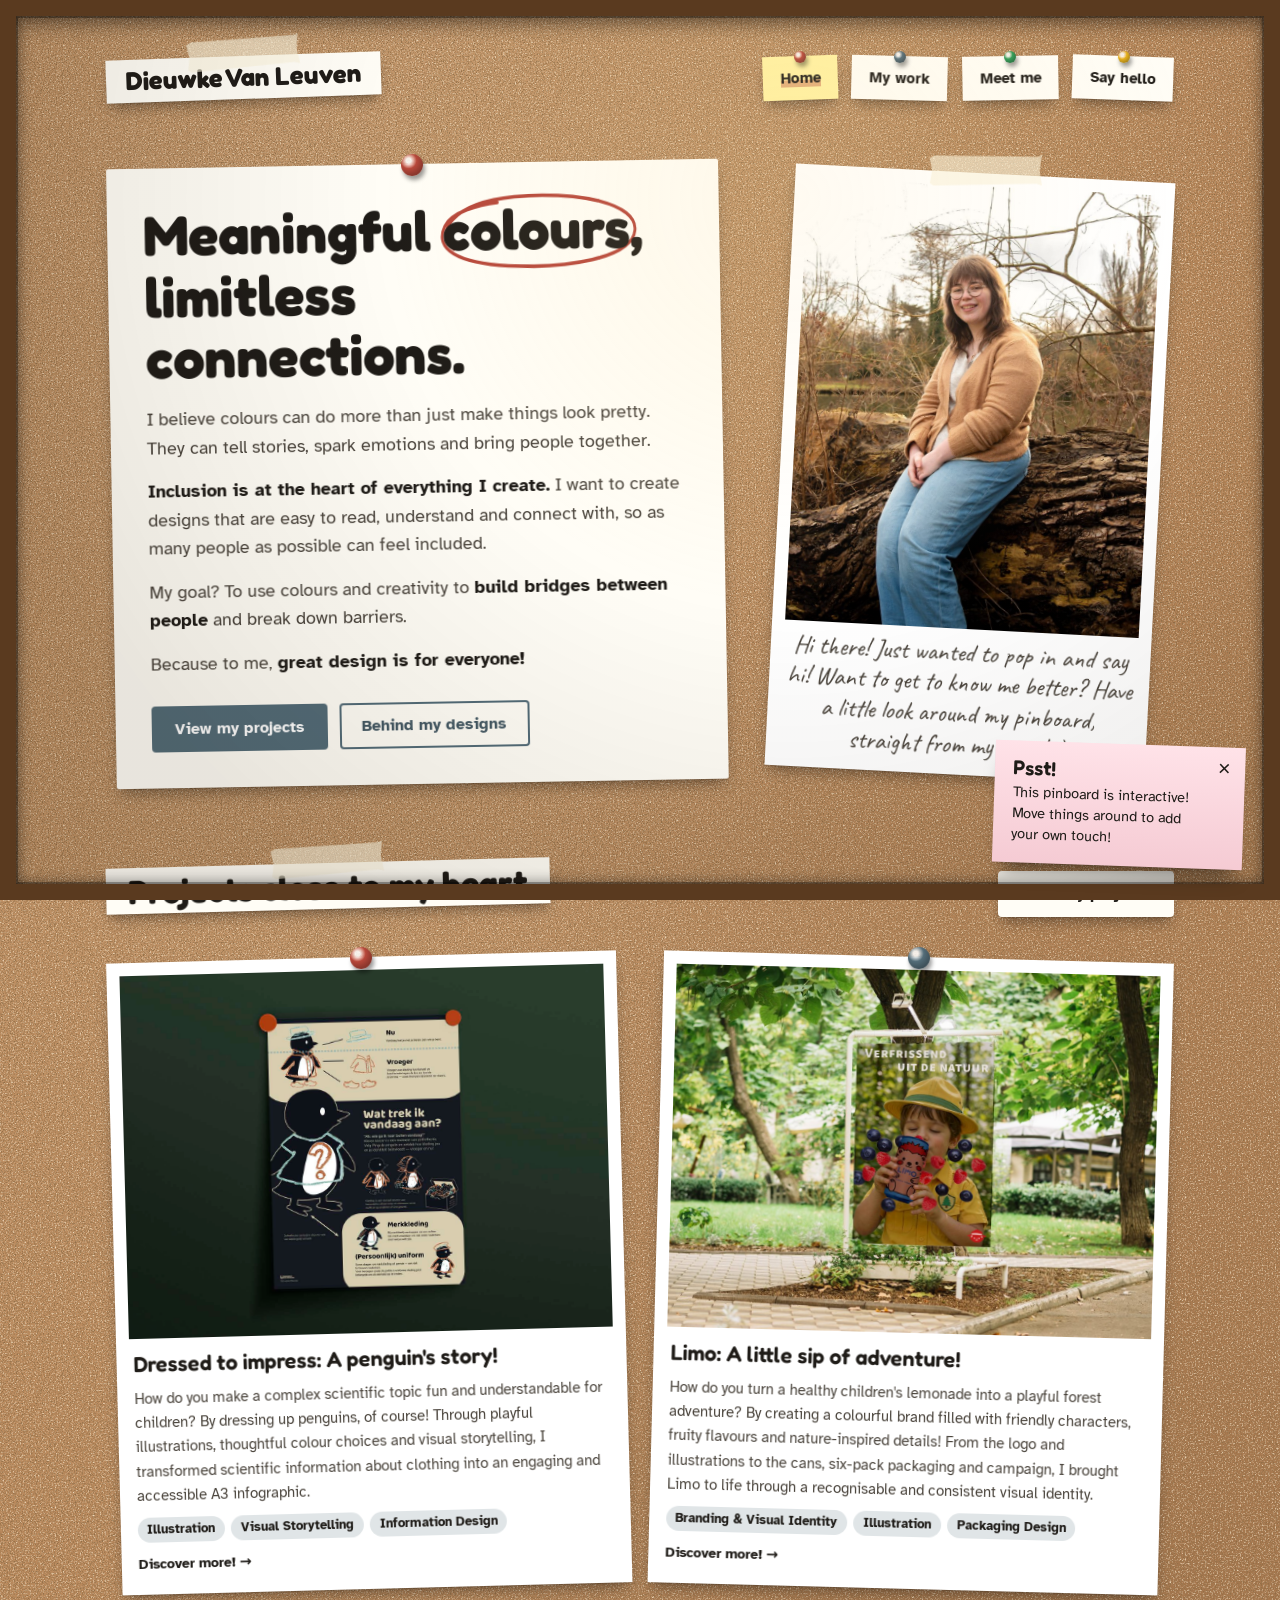
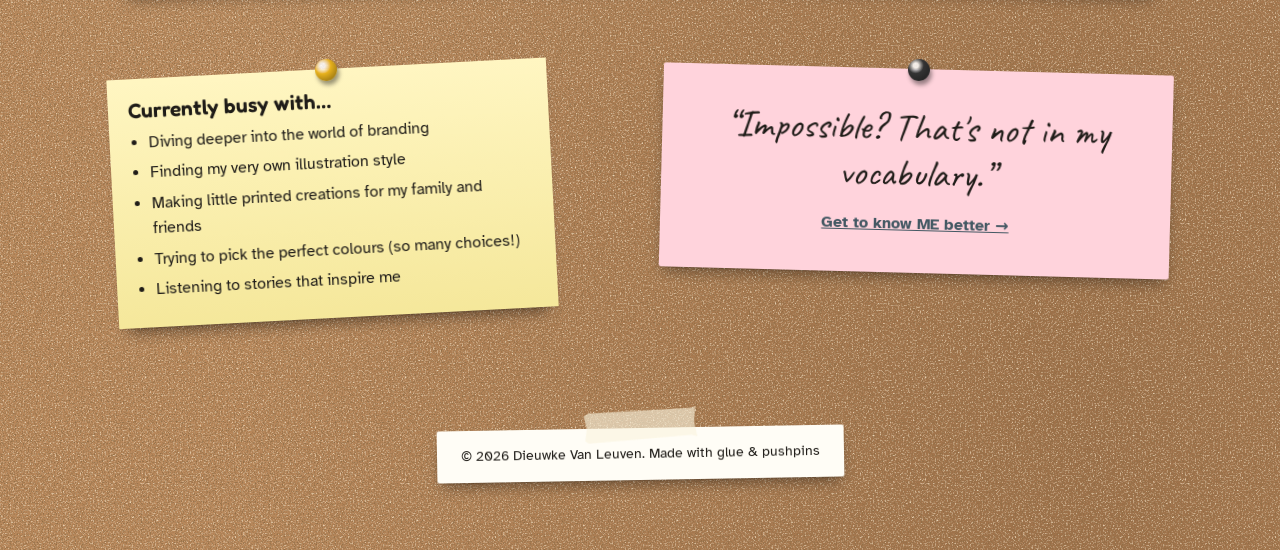
<file: index.html>
<!DOCTYPE html>
<html lang="en">
<head>
  <meta charset="utf-8">
  <meta name="viewport" content="width=device-width, initial-scale=1">
  <title>Home | Dieuwke Van Leuven</title>
  <meta name="description" content="Portfolio van Dieuwke Van Leuven: projecten, foto's en meer, vastgeprikt op één prikbord.">
  <link rel="preconnect" href="https://fonts.googleapis.com">
  <link rel="preconnect" href="https://fonts.gstatic.com" crossorigin>
  <link rel="stylesheet" href="https://fonts.googleapis.com/css2?family=Atkinson+Hyperlegible:ital,wght@0,400;0,700;1,400&family=Caveat:wght@500;700&family=Fredoka:wght@600;700&display=swap">
  <script>if(!matchMedia("(prefers-reduced-motion: reduce)").matches){document.documentElement.classList.add("anim");setTimeout(function(){if(!window.boardReady)document.documentElement.classList.remove("anim")},3000)}</script>
  <link rel="stylesheet" href="css/style.css">
</head>
<body>
  <a class="skip-link" href="#inhoud">Skip to content</a>

  <div class="wrap">
    <header class="site-header">
      <a class="logo taped" href="index.html">Dieuwke Van Leuven</a>
      <nav class="nav" aria-label="Main menu">
        <ul>
          <li><a href="index.html" aria-current="page" style="--r:-2deg"><span>Home</span></a></li>
          <li><a href="projects.html" class="pin-blue" style="--r:1.5deg"><span lang="en">My work</span></a></li>
          <li><a href="about.html" class="pin-green" style="--r:-1deg"><span lang="en">Meet me</span></a></li>
          <li><a href="contact.html" class="pin-yellow" style="--r:2deg"><span>Say hello</span></a></li>
        </ul>
      </nav>
    </header>

    <main id="inhoud">
      <section class="hero" aria-labelledby="hero-title">
        <div class="note pinned" style="--r:-1deg" lang="en">
          <h1 id="hero-title">Meaningful <span class="scribble">colours<svg viewBox="0 0 300 100" preserveAspectRatio="none" aria-hidden="true"><path pathLength="1" d="M34 70 C 8 52, 30 18, 120 12 C 210 6, 292 22, 288 52 C 284 84, 190 94, 110 90 C 40 86, 6 70, 22 44 C 32 28, 70 20, 96 18"/></svg></span>, limitless connections.</h1>
          <div class="lead">
            <p>I believe colours can do more than just make things look pretty. They can tell stories, spark emotions and bring people together.</p>
            <p><strong>Inclusion is at the heart of everything I create.</strong> I want to create designs that are easy to read, understand and connect with, so as many people as possible can feel included.</p>
            <p>My goal? To use colours and creativity to <strong>build bridges between people</strong> and break down barriers.</p>
            <p>Because to me, <strong>great design is for everyone!</strong></p>
          </div>
          <div class="actions">
            <a class="btn" href="projects.html">View my projects</a>
            <a class="btn btn--ghost" href="about.html">Behind my designs</a>
          </div>
        </div>

        <figure class="polaroid polaroid--portrait polaroid--note taped" style="--r:3deg" lang="en">
          <img src="img/dieuwke.jpg" alt="Dieuwke Van Leuven smiling, sitting on a fallen tree trunk in a park" width="900" height="1348">
          <figcaption>Hi there! Just wanted to pop in and say hi! Want to get to know me better? Have a little look around my pinboard, straight from my room! ;)</figcaption>
        </figure>
      </section>

      <section aria-labelledby="featured-title" lang="en">
        <div class="section-head">
          <h2 id="featured-title" class="label taped">Projects close to my heart</h2>
          <a class="btn btn--paper" href="projects.html">View my projects</a>
        </div>

        <div class="grid grid--2">
          <article class="polaroid project pinned lift" data-yarn="1" style="--r:-1.5deg">
            <img src="img/dressed-to-impress.jpg" alt="A3 infographic 'Wat trek ik vandaag aan?' with Ping the penguin trying on different outfits" width="1500" height="1000">
            <div class="project__body">
              <h3><a href="projects.html">Dressed to impress: A penguin's story!</a></h3>
              <p>How do you make a complex scientific topic fun and understandable for children? By dressing up penguins, of course! Through playful illustrations, thoughtful colour choices and visual storytelling, I transformed scientific information about clothing into an engaging and accessible A3 infographic.</p>
              <ul class="tags" aria-label="Skills"><li>Illustration</li><li>Visual Storytelling</li><li>Information Design</li></ul>
              <span class="more" aria-hidden="true">Discover more! &rarr;</span>
            </div>
          </article>

          <article class="polaroid project pinned pin-blue lift" data-yarn="2" style="--r:1.5deg">
            <img src="img/limo.jpg" alt="Limo campaign poster in a park: a boy in a ranger outfit drinks from a Limo can with a hedgehog on it, surrounded by blueberries and raspberries" width="1400" height="934">
            <div class="project__body">
              <h3><a href="projects.html">Limo: A little sip of adventure!</a></h3>
              <p>How do you turn a healthy children's lemonade into a playful forest adventure? By creating a colourful brand filled with friendly characters, fruity flavours and nature-inspired details! From the logo and illustrations to the cans, six-pack packaging and campaign, I brought Limo to life through a recognisable and consistent visual identity.</p>
              <ul class="tags" aria-label="Skills"><li>Branding &amp; Visual Identity</li><li>Illustration</li><li>Packaging Design</li></ul>
              <span class="more" aria-hidden="true">Discover more! &rarr;</span>
            </div>
          </article>
        </div>
      </section>

      <section class="grid grid--2" aria-label="Currently busy with, and a quote">
        <div class="sticky now pinned pin-yellow" data-yarn="1" data-yarn-group="b" style="--r:-3deg" lang="en">
          <h3>Currently busy with…</h3>
          <ul>
            <li>Diving deeper into the world of branding</li>
            <li>Finding my very own illustration style</li>
            <li>Making little printed creations for my family and friends</li>
            <li>Trying to pick the perfect colours (so many choices!)</li>
            <li>Listening to stories that inspire me</li>
          </ul>
        </div>

        <div class="note note--pink quote pinned pin-black" data-yarn="2" data-yarn-group="b" style="--r:1.5deg">
          <blockquote>“Impossible? That's not in my vocabulary.”</blockquote>
          <a class="cite-link" href="about.html">Get to know ME better &rarr;</a>
        </div>
      </section>
    </main>

    <footer class="site-footer">
      <p class="note taped" style="--r:-1deg" lang="en">&copy; <span data-year>2026</span> Dieuwke Van Leuven. Made with glue &amp; pushpins</p>
    </footer>
  </div>

  <script src="js/main.js"></script>
  <script src="js/board.js"></script>
</body>
</html>
</file>
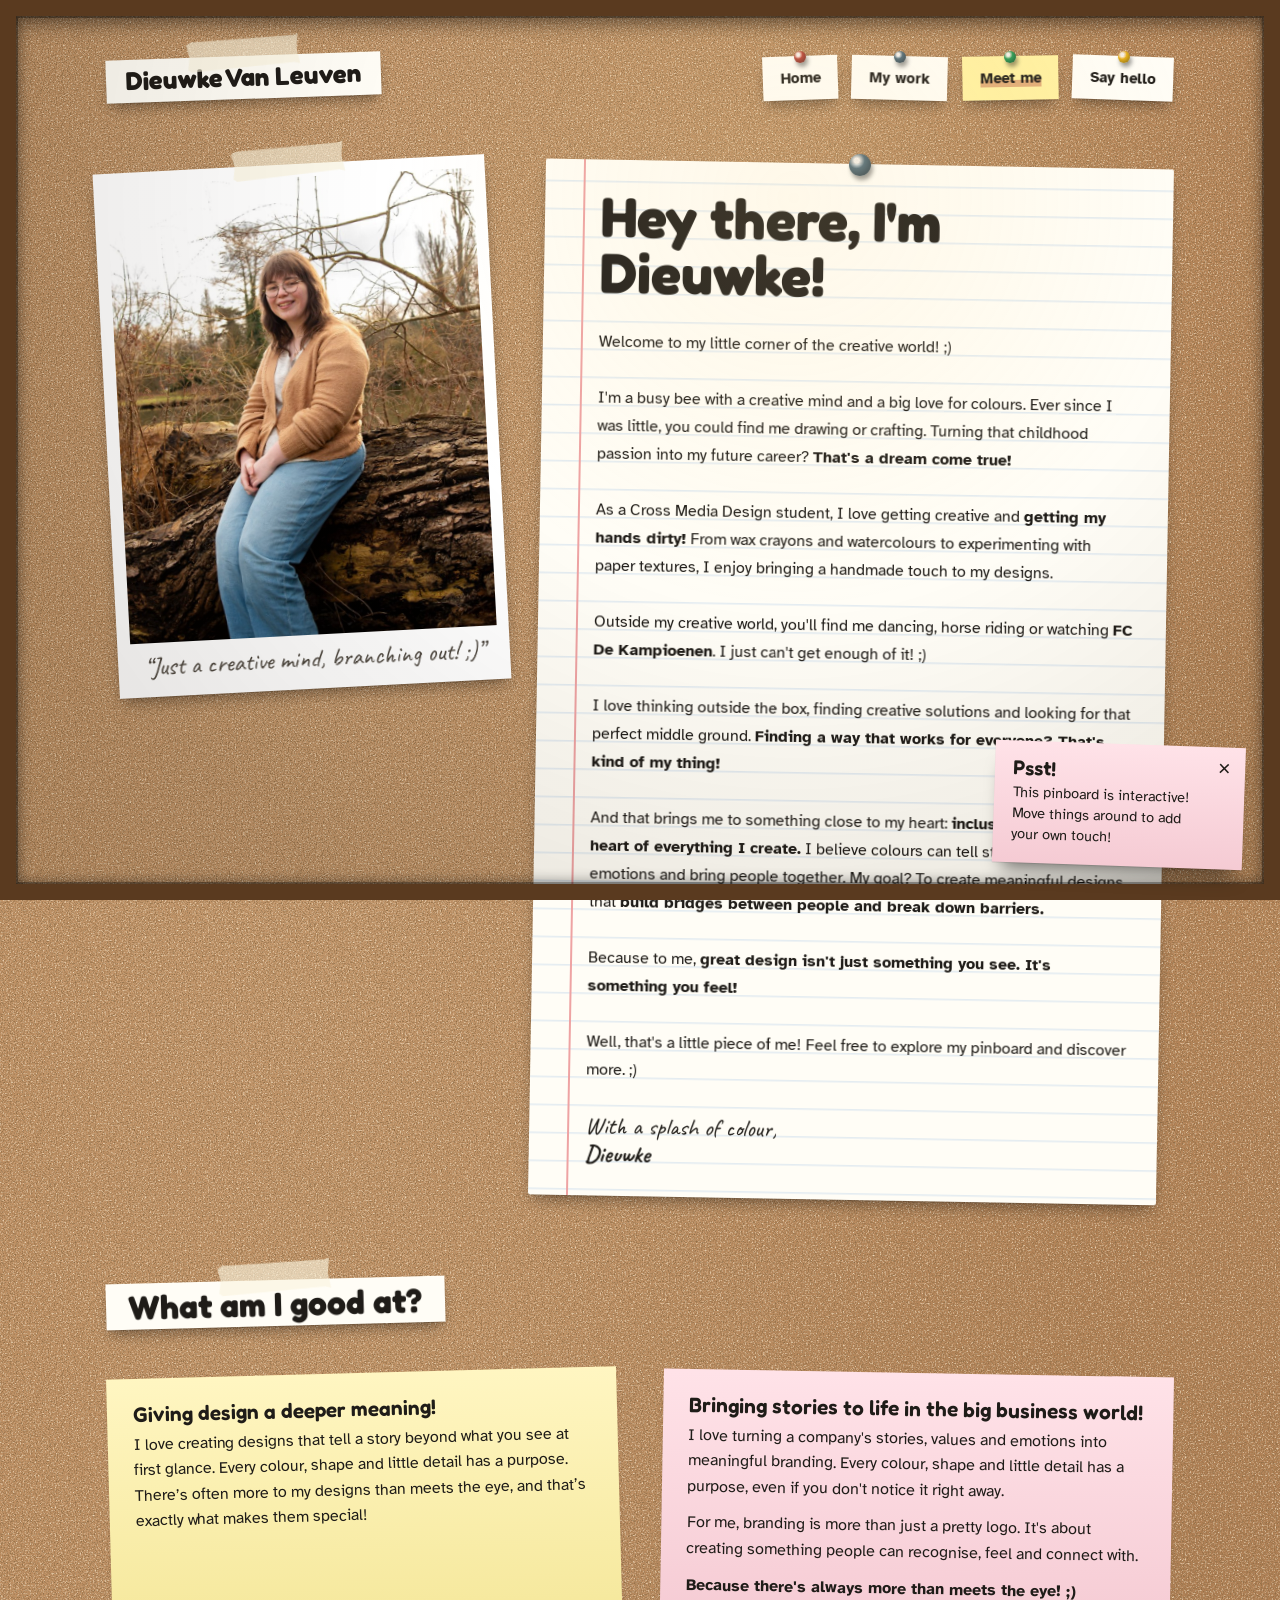
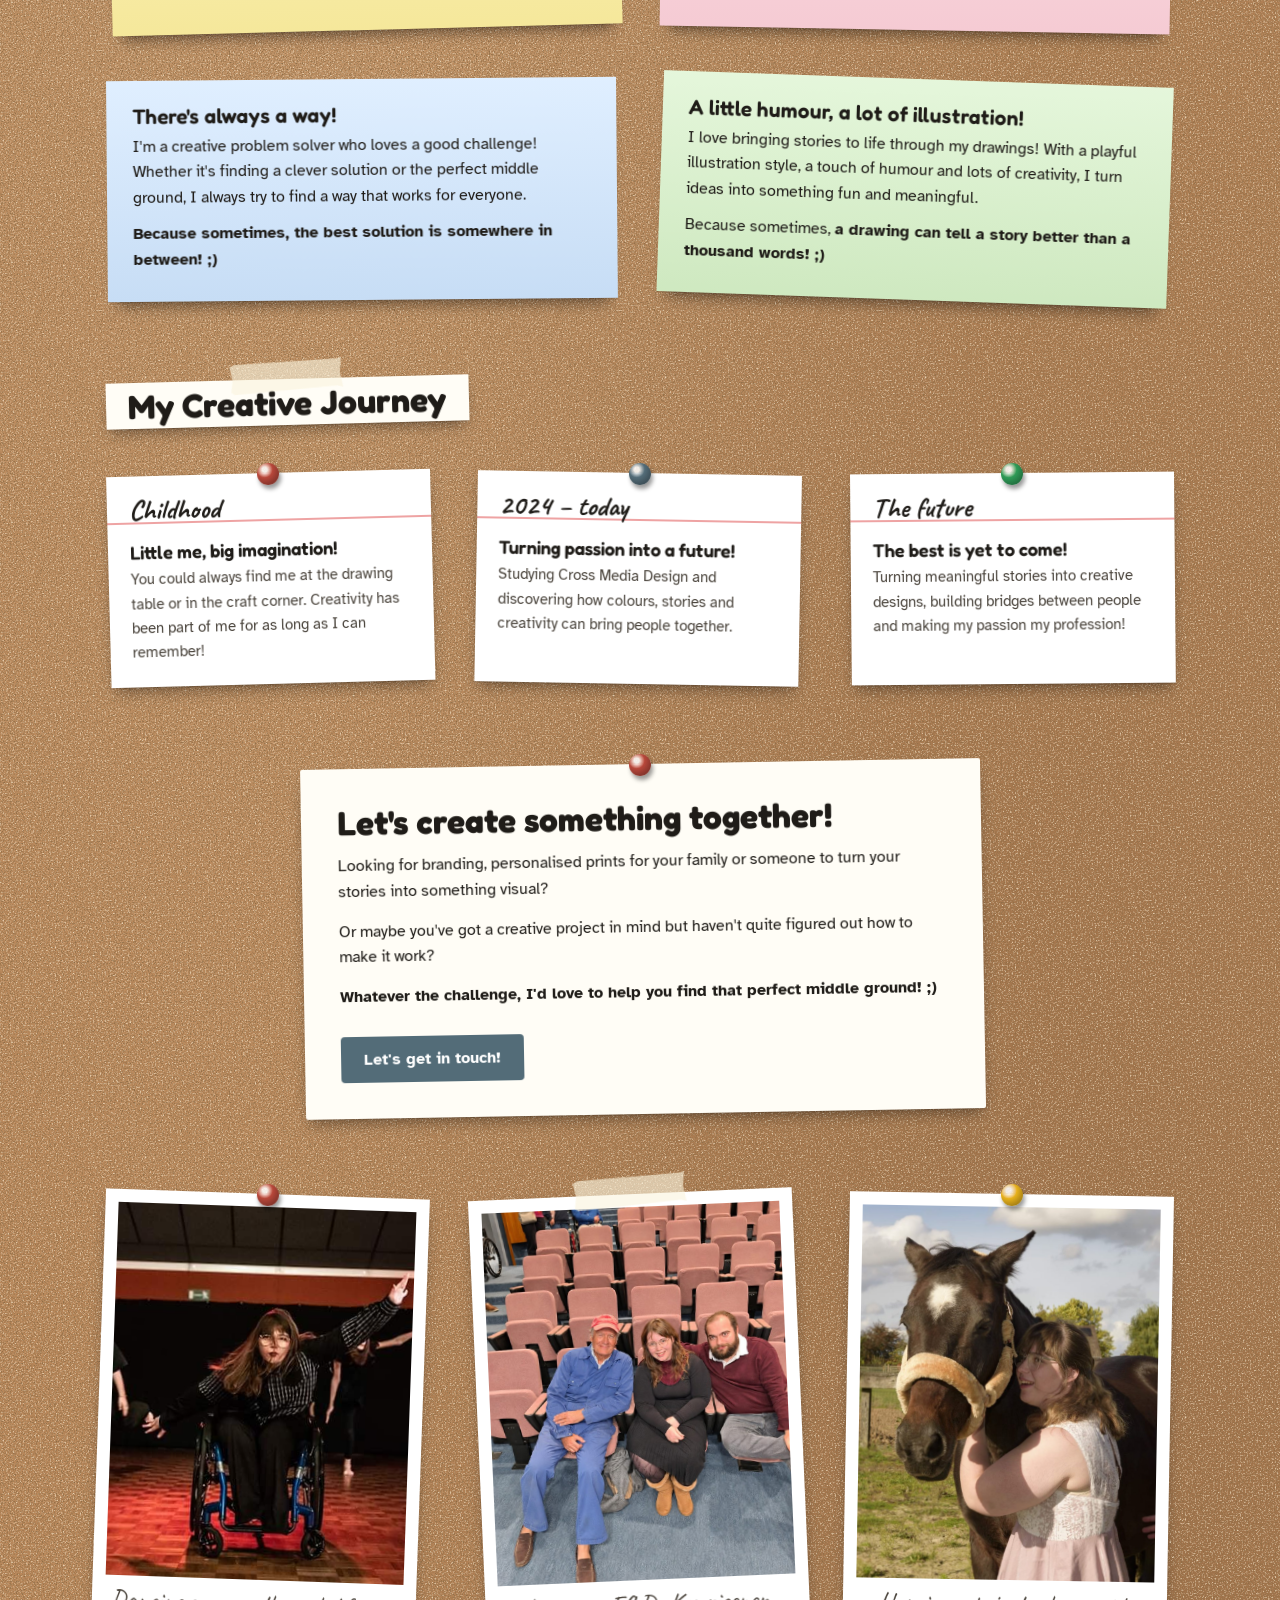
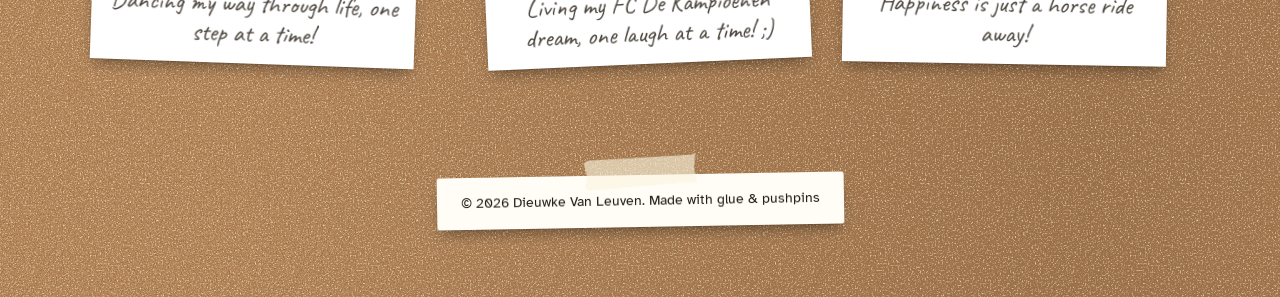
<file: about.html>
<!DOCTYPE html>
<html lang="en">
<head>
  <meta charset="utf-8">
  <meta name="viewport" content="width=device-width, initial-scale=1">
  <title>Meet me | Dieuwke Van Leuven</title>
  <meta name="description" content="Meet Dieuwke Van Leuven: Cross Media Design student, busy bee and lover of colours, crafting and inclusive design.">
  <link rel="preconnect" href="https://fonts.googleapis.com">
  <link rel="preconnect" href="https://fonts.gstatic.com" crossorigin>
  <link rel="stylesheet" href="https://fonts.googleapis.com/css2?family=Atkinson+Hyperlegible:ital,wght@0,400;0,700;1,400&family=Caveat:wght@500;700&family=Fredoka:wght@600;700&display=swap">
  <script>if(!matchMedia("(prefers-reduced-motion: reduce)").matches){document.documentElement.classList.add("anim");setTimeout(function(){if(!window.boardReady)document.documentElement.classList.remove("anim")},3000)}</script>
  <link rel="stylesheet" href="css/style.css">
</head>
<body>
  <a class="skip-link" href="#inhoud">Skip to content</a>

  <div class="wrap">
    <header class="site-header">
      <a class="logo taped" href="index.html">Dieuwke Van Leuven</a>
      <nav class="nav" aria-label="Main menu">
        <ul>
          <li><a href="index.html" style="--r:-2deg"><span>Home</span></a></li>
          <li><a href="projects.html" class="pin-blue" style="--r:1.5deg"><span lang="en">My work</span></a></li>
          <li><a href="about.html" aria-current="page" class="pin-green" style="--r:-1deg"><span lang="en">Meet me</span></a></li>
          <li><a href="contact.html" class="pin-yellow" style="--r:2deg"><span>Say hello</span></a></li>
        </ul>
      </nav>
    </header>

    <main id="inhoud">
      <section class="about" aria-labelledby="page-title" lang="en">
        <figure class="polaroid polaroid--portrait polaroid--note taped" style="--r:-3deg">
          <img src="img/dieuwke.jpg" alt="Dieuwke Van Leuven smiling, sitting on a fallen tree trunk in a park" width="900" height="1348">
          <figcaption>“Just a creative mind, branching out! ;)”</figcaption>
        </figure>

        <div class="note note--lined pinned pin-blue" style="--r:1deg">
          <h1 id="page-title">Hey there, I'm Dieuwke!</h1>
          <p>Welcome to my little corner of the creative world! ;)</p>
          <p>I'm a busy bee with a creative mind and a big love for colours. Ever since I was little, you could find me drawing or crafting. Turning that childhood passion into my future career? <strong>That's a dream come true!</strong></p>
          <p>As a Cross Media Design student, I love getting creative and <strong>getting my hands dirty!</strong> From wax crayons and watercolours to experimenting with paper textures, I enjoy bringing a handmade touch to my designs.</p>
          <p>Outside my creative world, you'll find me dancing, horse riding or watching <strong>FC De Kampioenen</strong>. I just can't get enough of it! ;)</p>
          <p>I love thinking outside the box, finding creative solutions and looking for that perfect middle ground. <strong>Finding a way that works for everyone? That's kind of my thing!</strong></p>
          <p>And that brings me to something close to my heart: <strong>inclusion is at the heart of everything I create.</strong> I believe colours can tell stories, spark emotions and bring people together. My goal? To create meaningful designs that <strong>build bridges between people and break down barriers.</strong></p>
          <p>Because to me, <strong>great design isn't just something you see. It's something you feel!</strong></p>
          <p>Well, that's a little piece of me! Feel free to explore my pinboard and discover more. ;)</p>
          <p class="hand signoff">With a splash of colour,<br><strong>Dieuwke</strong></p>
        </div>
      </section>

      <section aria-labelledby="skills-title" lang="en">
        <h2 id="skills-title" class="label taped">What am I good at?</h2>
        <ul class="grid grid--2 skills" role="list" style="list-style:none;margin:0;padding:0">
          <li class="sticky" style="--r:-1.5deg">
            <h3>Giving design a deeper meaning!</h3>
            <p>I love creating designs that tell a story beyond what you see at first glance. Every colour, shape and little detail has a purpose. There’s often more to my designs than meets the eye, and that’s exactly what makes them special!</p>
          </li>
          <li class="sticky" style="--r:1deg;background-color:var(--note-pink)">
            <h3>Bringing stories to life in the big business world!</h3>
            <p>I love turning a company's stories, values and emotions into meaningful branding. Every colour, shape and little detail has a purpose, even if you don't notice it right away.</p>
            <p>For me, branding is more than just a pretty logo. It's about creating something people can recognise, feel and connect with.</p>
            <p><strong>Because there's always more than meets the eye! ;)</strong></p>
          </li>
          <li class="sticky" style="--r:-0.5deg;background-color:var(--note-blue)">
            <h3>There's always a way!</h3>
            <p>I'm a creative problem solver who loves a good challenge! Whether it's finding a clever solution or the perfect middle ground, I always try to find a way that works for everyone.</p>
            <p><strong>Because sometimes, the best solution is somewhere in between! ;)</strong></p>
          </li>
          <li class="sticky" style="--r:2deg;background-color:var(--note-green)">
            <h3>A little humour, a lot of illustration!</h3>
            <p>I love bringing stories to life through my drawings! With a playful illustration style, a touch of humour and lots of creativity, I turn ideas into something fun and meaningful.</p>
            <p>Because sometimes, <strong>a drawing can tell a story better than a thousand words! ;)</strong></p>
          </li>
        </ul>
      </section>

      <section aria-labelledby="timeline-title" lang="en">
        <h2 id="timeline-title" class="label taped">My Creative Journey</h2>
        <ol class="grid grid--3" style="list-style:none;margin:0;padding:0">
          <li class="index-card pinned" data-yarn="1" style="--r:-1.5deg">
            <span class="year">Childhood</span>
            <h3>Little me, big imagination!</h3>
            <p>You could always find me at the drawing table or in the craft corner. Creativity has been part of me for as long as I can remember!</p>
          </li>
          <li class="index-card pinned pin-blue" data-yarn="2" style="--r:1deg">
            <span class="year">2024 – today</span>
            <h3>Turning passion into a future!</h3>
            <p>Studying Cross Media Design and discovering how colours, stories and creativity can bring people together.</p>
          </li>
          <li class="index-card pinned pin-green" data-yarn="3" style="--r:-0.5deg">
            <span class="year">The future</span>
            <h3>The best is yet to come!</h3>
            <p>Turning meaningful stories into creative designs, building bridges between people and making my passion my profession!</p>
          </li>
        </ol>
      </section>

      <section class="cta" aria-labelledby="cta-title" lang="en">
        <div class="note pinned" style="--r:-1deg">
          <h2 id="cta-title">Let's create something together!</h2>
          <p>Looking for branding, personalised prints for your family or someone to turn your stories into something visual?</p>
          <p>Or maybe you've got a creative project in mind but haven't quite figured out how to make it work?</p>
          <p><strong>Whatever the challenge, I'd love to help you find that perfect middle ground! ;)</strong></p>
          <a class="btn" href="contact.html">Let's get in touch!</a>
        </div>
      </section>

      <section class="grid grid--3" aria-label="Photos of my hobbies" lang="en">
        <figure class="polaroid polaroid--portrait polaroid--note pinned" style="--r:2deg">
          <img src="img/dancing.jpg" alt="Dieuwke dancing on stage in her wheelchair, arms stretched wide, with other dancers behind her" width="492" height="492" loading="lazy">
          <figcaption>Dancing my way through life, one step at a time!</figcaption>
        </figure>
        <figure class="polaroid polaroid--portrait polaroid--note taped" style="--r:-2.5deg">
          <img src="img/kampioenen.jpg" alt="Dieuwke smiling in a theatre, sitting between two people in the front row" width="900" height="1198" loading="lazy">
          <figcaption>Living my FC De Kampioenen dream, one laugh at a time! ;)</figcaption>
        </figure>
        <figure class="polaroid polaroid--portrait polaroid--note pinned pin-yellow" style="--r:1deg">
          <img src="img/horse-riding.jpg" alt="Dieuwke laughing as she hugs a dark brown horse in a field" width="900" height="1348" loading="lazy">
          <figcaption>Happiness is just a horse ride away!</figcaption>
        </figure>
      </section>
    </main>

    <footer class="site-footer">
      <p class="note taped" style="--r:-1deg" lang="en">&copy; <span data-year>2026</span> Dieuwke Van Leuven. Made with glue &amp; pushpins</p>
    </footer>
  </div>

  <script src="js/main.js"></script>
  <script src="js/board.js"></script>
</body>
</html>
</file>
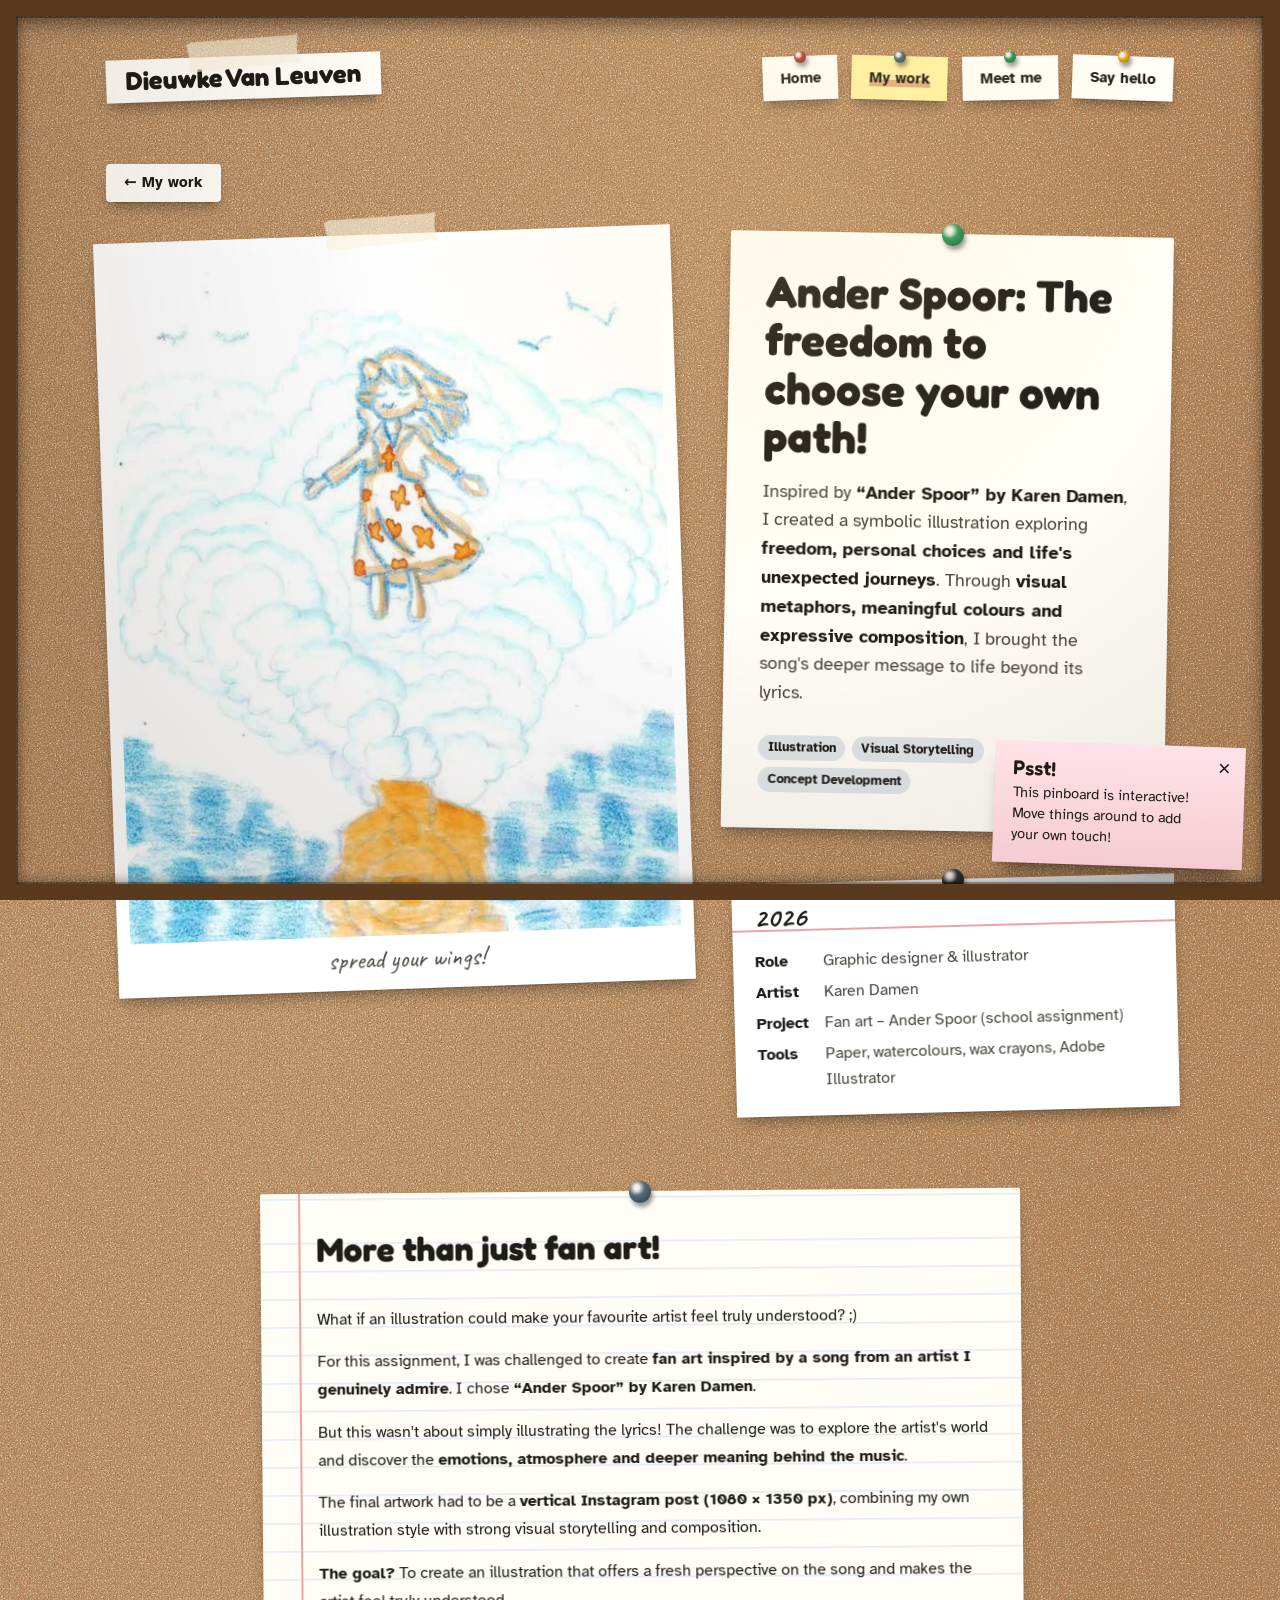
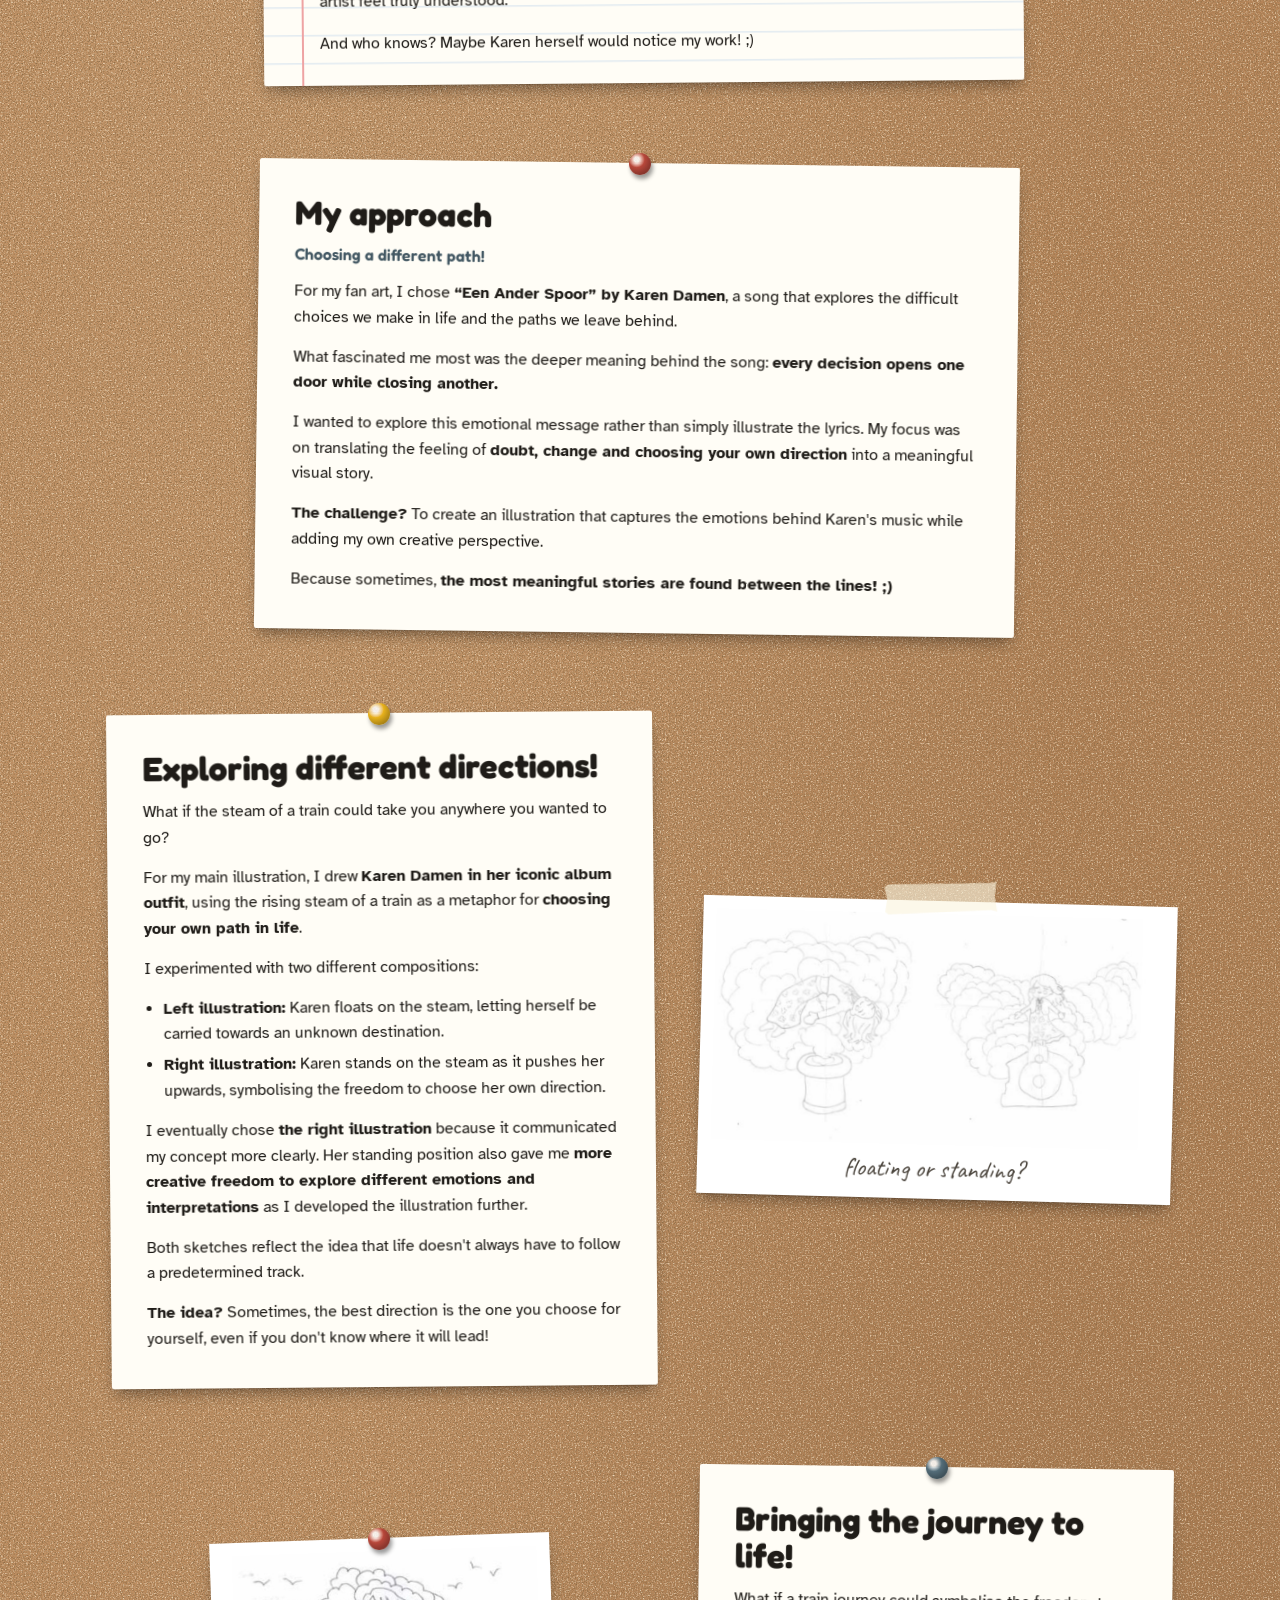
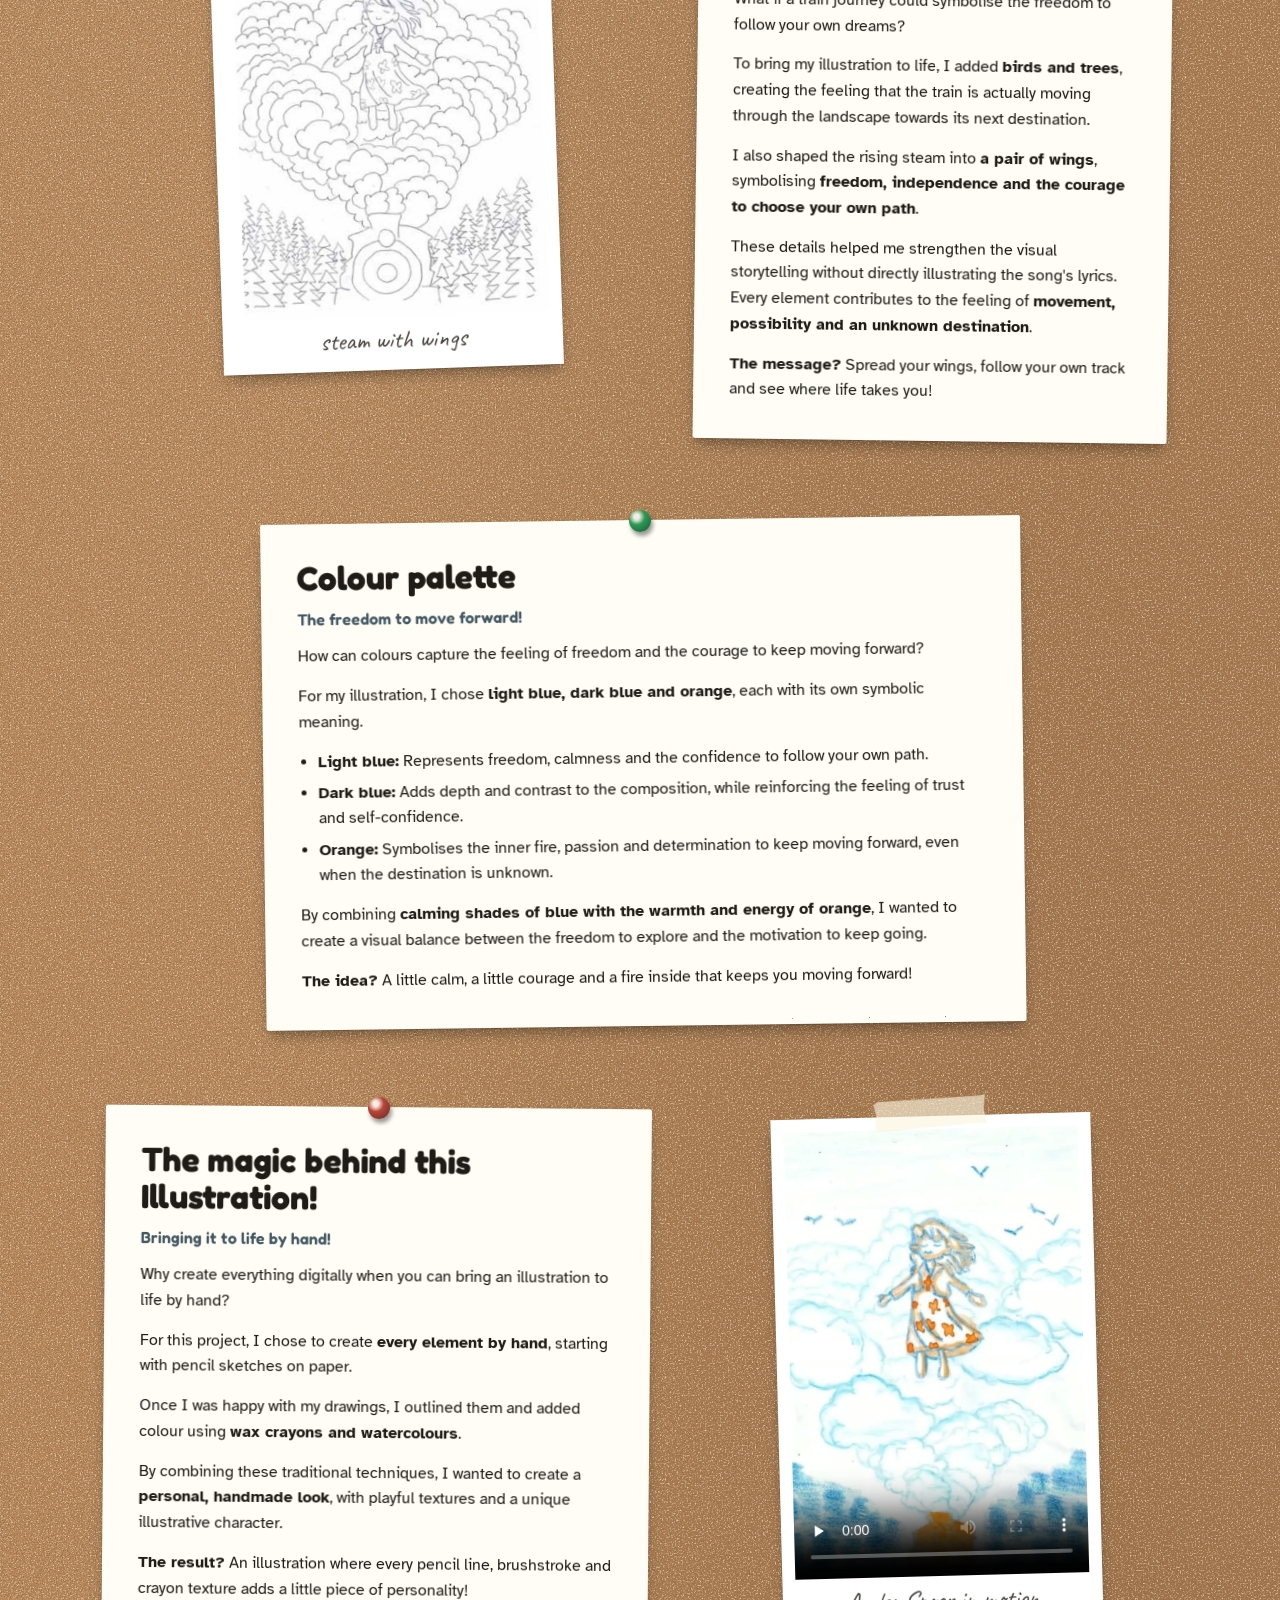
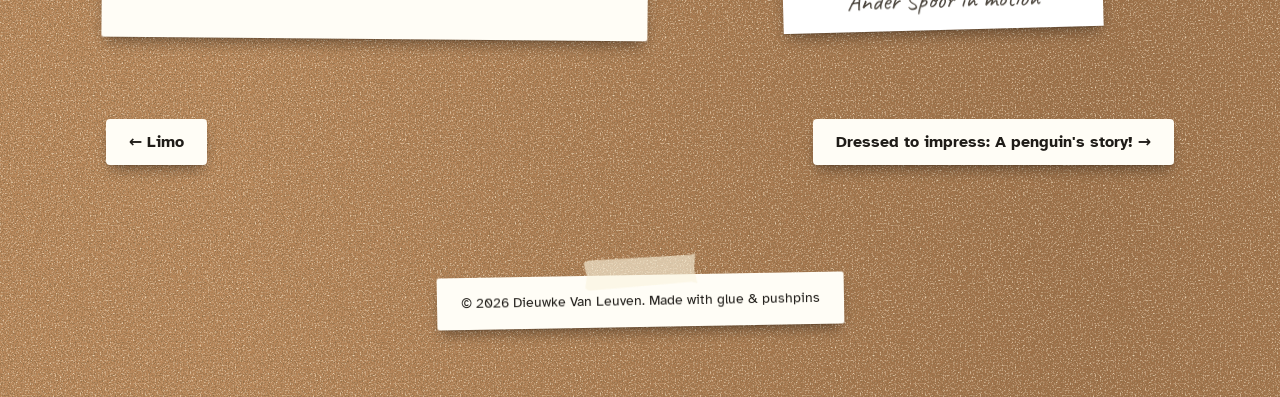
<file: ander-spoor.html>
<!DOCTYPE html>
<html lang="en">
<head>
  <meta charset="utf-8">
  <meta name="viewport" content="width=device-width, initial-scale=1">
  <title>Ander Spoor: The freedom to choose your own path! | Dieuwke Van Leuven</title>
  <meta name="description" content="Fan art by Dieuwke Van Leuven inspired by 'Ander Spoor' by Karen Damen: a hand-drawn illustration about freedom, personal choices and life's unexpected journeys.">
  <link rel="preconnect" href="https://fonts.googleapis.com">
  <link rel="preconnect" href="https://fonts.gstatic.com" crossorigin>
  <link rel="stylesheet" href="https://fonts.googleapis.com/css2?family=Atkinson+Hyperlegible:ital,wght@0,400;0,700;1,400&family=Caveat:wght@500;700&family=Fredoka:wght@600;700&display=swap">
  <script>if(!matchMedia("(prefers-reduced-motion: reduce)").matches){document.documentElement.classList.add("anim");setTimeout(function(){if(!window.boardReady)document.documentElement.classList.remove("anim")},3000)}</script>
  <link rel="stylesheet" href="css/style.css">
</head>
<body>
  <a class="skip-link" href="#inhoud">Skip to content</a>

  <div class="wrap">
    <header class="site-header">
      <a class="logo taped" href="index.html">Dieuwke Van Leuven</a>
      <nav class="nav" aria-label="Main menu">
        <ul>
          <li><a href="index.html" style="--r:-2deg"><span>Home</span></a></li>
          <li><a href="projects.html" aria-current="page" class="pin-blue" style="--r:1.5deg"><span>My work</span></a></li>
          <li><a href="about.html" class="pin-green" style="--r:-1deg"><span>Meet me</span></a></li>
          <li><a href="contact.html" class="pin-yellow" style="--r:2deg"><span>Say hello</span></a></li>
        </ul>
      </nav>
    </header>

    <main id="inhoud">
      <a class="btn btn--paper back" href="projects.html">&larr; My work</a>

      <article aria-labelledby="page-title">
        <section class="project-hero">
          <figure class="polaroid polaroid--natural taped" style="--r:-2deg">
            <img src="img/ander-spoor.jpg" alt="Hand-drawn fan art: Karen Damen in a dress with orange flowers stands with open arms on the white steam of an orange train, rising above blue trees with birds in the sky, coloured with wax crayons and watercolours" width="561" height="701">
            <figcaption>spread your wings!</figcaption>
          </figure>

          <div class="project-hero__info">
            <div class="note pinned pin-green" style="--r:1deg">
              <h1 id="page-title">Ander Spoor: The freedom to choose your own path!</h1>
              <p class="lead">Inspired by <strong>“Ander Spoor” by Karen Damen</strong>, I created a symbolic illustration exploring <strong>freedom, personal choices and life's unexpected journeys</strong>. Through <strong>visual metaphors, meaningful colours and expressive composition</strong>, I brought the song's deeper message to life beyond its lyrics.</p>
              <ul class="tags" aria-label="Skills"><li>Illustration</li><li>Visual Storytelling</li><li>Concept Development</li></ul>
            </div>

            <div class="index-card facts pinned pin-black" style="--r:-1.5deg">
              <span class="year">2026</span>
              <dl>
                <dt>Role</dt><dd>Graphic designer &amp; illustrator</dd>
                <dt>Artist</dt><dd>Karen Damen</dd>
                <dt>Project</dt><dd>Fan art – Ander Spoor (school assignment)</dd>
                <dt>Tools</dt><dd>Paper, watercolours, wax crayons, Adobe Illustrator</dd>
              </dl>
            </div>
          </div>
        </section>

        <section class="case-text note note--lined pinned pin-blue" style="--r:-0.5deg" aria-labelledby="brief-title">
          <h2 id="brief-title">More than just fan art!</h2>
          <p>What if an illustration could make your favourite artist feel truly understood? ;)</p>
          <p>For this assignment, I was challenged to create <strong>fan art inspired by a song from an artist I genuinely admire</strong>. I chose <strong>“Ander Spoor” by Karen Damen</strong>.</p>
          <p>But this wasn't about simply illustrating the lyrics! The challenge was to explore the artist's world and discover the <strong>emotions, atmosphere and deeper meaning behind the music</strong>.</p>
          <p>The final artwork had to be a <strong>vertical Instagram post (1080 × 1350 px)</strong>, combining my own illustration style with strong visual storytelling and composition.</p>
          <p><strong>The goal?</strong> To create an illustration that offers a fresh perspective on the song and makes the artist feel truly understood.</p>
          <p>And who knows? Maybe Karen herself would notice my work! ;)</p>
        </section>

        <section class="case-text note pinned" style="--r:0.75deg" aria-labelledby="approach-title">
          <h2 id="approach-title">My approach</h2>
          <p class="kicker">Choosing a different path!</p>
          <p>For my fan art, I chose <strong>“Een Ander Spoor” by Karen Damen</strong>, a song that explores the difficult choices we make in life and the paths we leave behind.</p>
          <p>What fascinated me most was the deeper meaning behind the song: <strong>every decision opens one door while closing another.</strong></p>
          <p>I wanted to explore this emotional message rather than simply illustrate the lyrics. My focus was on translating the feeling of <strong>doubt, change and choosing your own direction</strong> into a meaningful visual story.</p>
          <p><strong>The challenge?</strong> To create an illustration that captures the emotions behind Karen's music while adding my own creative perspective.</p>
          <p>Because sometimes, <strong>the most meaningful stories are found between the lines! ;)</strong></p>
        </section>

        <section class="case-section" aria-labelledby="directions-title">
          <div class="note pinned pin-yellow" style="--r:-0.5deg">
            <h2 id="directions-title">Exploring different directions!</h2>
            <p>What if the steam of a train could take you anywhere you wanted to go?</p>
            <p>For my main illustration, I drew <strong>Karen Damen in her iconic album outfit</strong>, using the rising steam of a train as a metaphor for <strong>choosing your own path in life</strong>.</p>
            <p>I experimented with two different compositions:</p>
            <ul>
              <li><strong>Left illustration:</strong> Karen floats on the steam, letting herself be carried towards an unknown destination.</li>
              <li><strong>Right illustration:</strong> Karen stands on the steam as it pushes her upwards, symbolising the freedom to choose her own direction.</li>
            </ul>
            <p>I eventually chose <strong>the right illustration</strong> because it communicated my concept more clearly. Her standing position also gave me <strong>more creative freedom to explore different emotions and interpretations</strong> as I developed the illustration further.</p>
            <p>Both sketches reflect the idea that life doesn't always have to follow a predetermined track.</p>
            <p><strong>The idea?</strong> Sometimes, the best direction is the one you choose for yourself, even if you don't know where it will lead!</p>
          </div>
          <div class="case-media">
            <figure class="polaroid polaroid--natural taped" style="--r:1.5deg">
              <img src="img/ander-spoor/sketches.jpg" alt="Two light pencil sketches side by side: on the left Karen floats on the train's steam, on the right she stands on top of it" width="1002" height="516" loading="lazy">
              <figcaption>floating or standing?</figcaption>
            </figure>
          </div>
        </section>

        <section class="case-section case-section--flip" aria-labelledby="journey-title">
          <div class="note pinned pin-blue" style="--r:0.75deg">
            <h2 id="journey-title">Bringing the journey to life!</h2>
            <p>What if a train journey could symbolise the freedom to follow your own dreams?</p>
            <p>To bring my illustration to life, I added <strong>birds and trees</strong>, creating the feeling that the train is actually moving through the landscape towards its next destination.</p>
            <p>I also shaped the rising steam into <strong>a pair of wings</strong>, symbolising <strong>freedom, independence and the courage to choose your own path</strong>.</p>
            <p>These details helped me strengthen the visual storytelling without directly illustrating the song's lyrics. Every element contributes to the feeling of <strong>movement, possibility and an unknown destination</strong>.</p>
            <p><strong>The message?</strong> Spread your wings, follow your own track and see where life takes you!</p>
          </div>
          <div class="case-media">
            <figure class="polaroid polaroid--natural polaroid--small pinned" style="--r:-2deg">
              <img src="img/ander-spoor/sketch-wings.jpg" alt="Pencil line drawing: the train's steam forms a pair of wings around Karen, with pine trees on both sides of the train and birds in the sky" width="550" height="639" loading="lazy">
              <figcaption>steam with wings</figcaption>
            </figure>
          </div>
        </section>

        <section class="case-text note pinned pin-green" style="--r:-0.75deg" aria-labelledby="colours-title">
          <h2 id="colours-title">Colour palette</h2>
          <p class="kicker">The freedom to move forward!</p>
          <p>How can colours capture the feeling of freedom and the courage to keep moving forward?</p>
          <p>For my illustration, I chose <strong>light blue, dark blue and orange</strong>, each with its own symbolic meaning.</p>
          <ul>
            <li><strong>Light blue:</strong> Represents freedom, calmness and the confidence to follow your own path.</li>
            <li><strong>Dark blue:</strong> Adds depth and contrast to the composition, while reinforcing the feeling of trust and self-confidence.</li>
            <li><strong>Orange:</strong> Symbolises the inner fire, passion and determination to keep moving forward, even when the destination is unknown.</li>
          </ul>
          <p>By combining <strong>calming shades of blue with the warmth and energy of orange</strong>, I wanted to create a visual balance between the freedom to explore and the motivation to keep going.</p>
          <p><strong>The idea?</strong> A little calm, a little courage and a fire inside that keeps you moving forward!</p>
        </section>

        <section class="case-section" aria-labelledby="process-title">
          <div class="note pinned" style="--r:0.5deg">
            <h2 id="process-title">The magic behind this Illustration!</h2>
            <p class="kicker">Bringing it to life by hand!</p>
            <p>Why create everything digitally when you can bring an illustration to life by hand?</p>
            <p>For this project, I chose to create <strong>every element by hand</strong>, starting with pencil sketches on paper.</p>
            <p>Once I was happy with my drawings, I outlined them and added colour using <strong>wax crayons and watercolours</strong>.</p>
            <p>By combining these traditional techniques, I wanted to create a <strong>personal, handmade look</strong>, with playful textures and a unique illustrative character.</p>
            <p><strong>The result?</strong> An illustration where every pencil line, brushstroke and crayon texture adds a little piece of personality!</p>
          </div>
          <div class="case-media">
            <figure class="polaroid polaroid--natural polaroid--video-portrait taped" style="--r:-1.5deg">
              <video controls playsinline preload="none" poster="video/ander-spoor-poster.jpg" width="700" height="1062" aria-label="Video of the Ander Spoor illustration">
                <source src="video/ander-spoor.mp4" type="video/mp4">
              </video>
              <figcaption>Ander Spoor in motion</figcaption>
            </figure>
          </div>
        </section>
      </article>

      <nav class="pager" aria-label="Other projects">
        <a class="btn btn--paper" href="limo.html" rel="prev">&larr; Limo</a>
        <a class="btn btn--paper" href="dressed-to-impress.html" rel="next">Dressed to impress: A penguin's story! &rarr;</a>
      </nav>
    </main>

    <footer class="site-footer">
      <p class="note taped" style="--r:-1deg">&copy; <span data-year>2026</span> Dieuwke Van Leuven. Made with glue &amp; pushpins</p>
    </footer>
  </div>

  <script src="js/main.js"></script>
  <script src="js/board.js"></script>
</body>
</html>
</file>
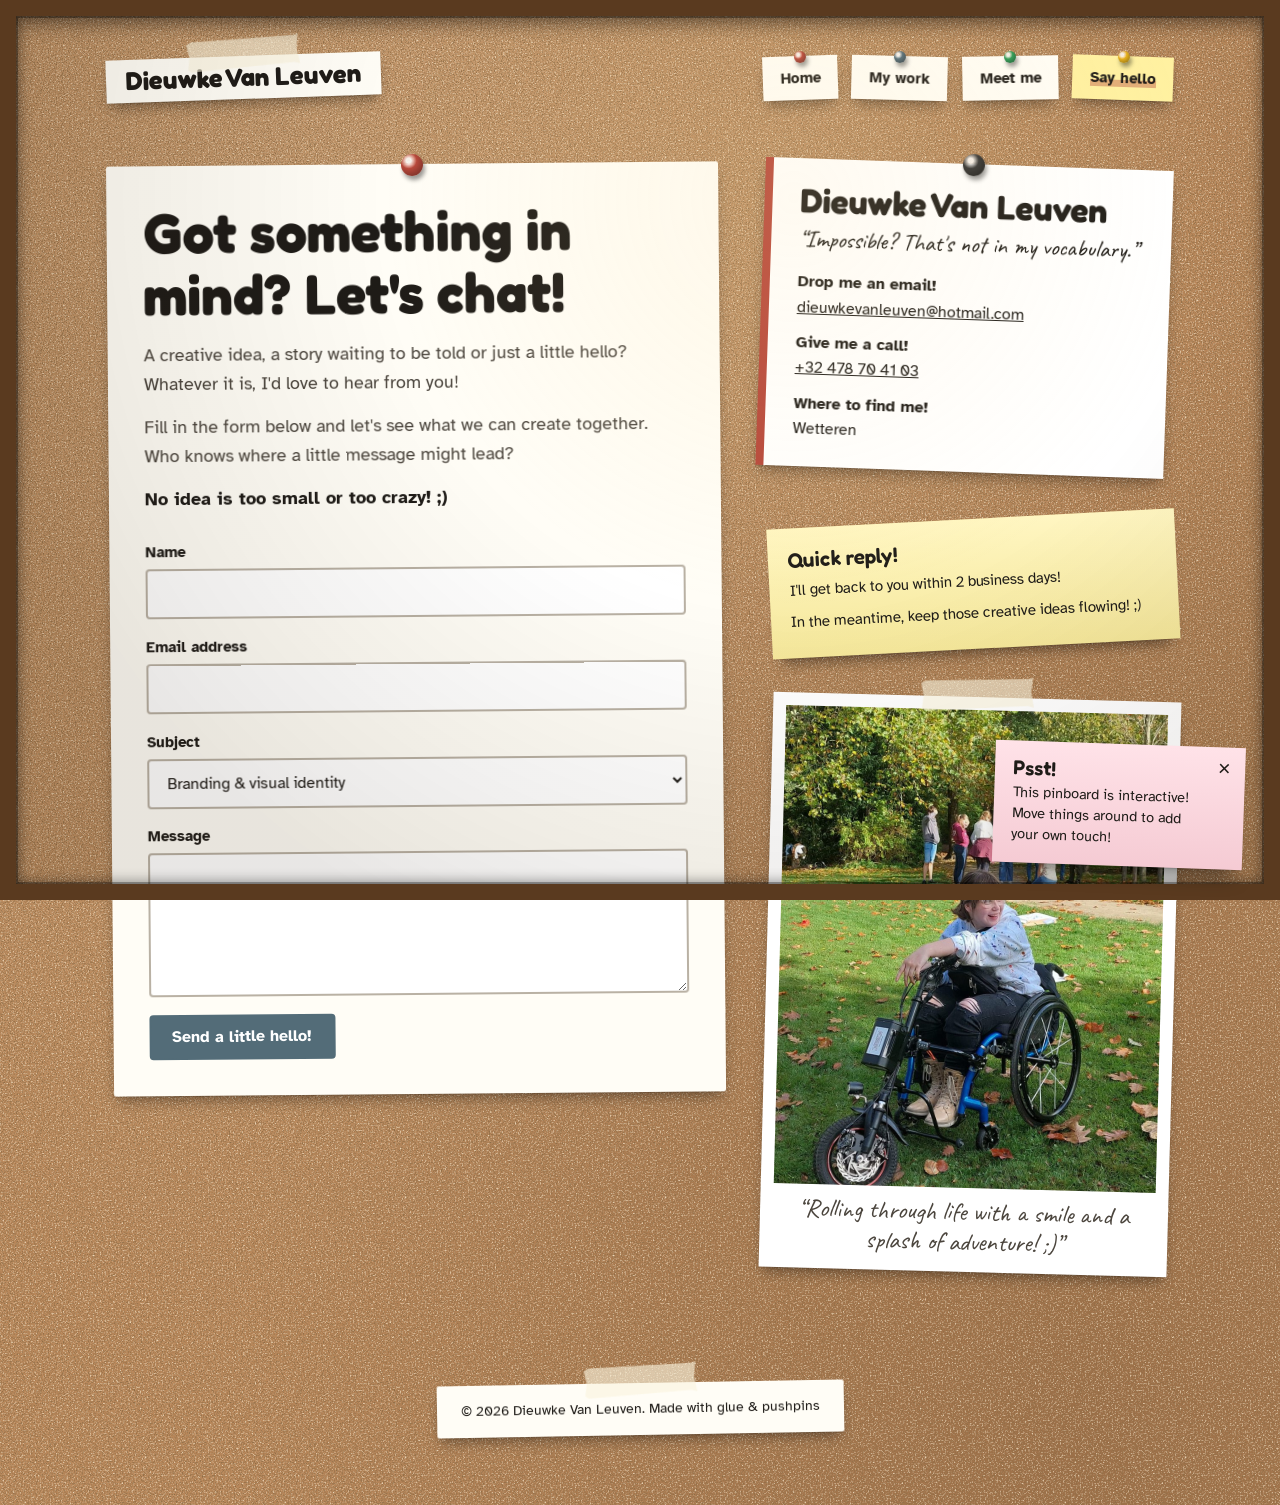
<file: contact.html>
<!DOCTYPE html>
<html lang="en">
<head>
  <meta charset="utf-8">
  <meta name="viewport" content="width=device-width, initial-scale=1">
  <title>Say hello | Dieuwke Van Leuven</title>
  <meta name="description" content="Got something in mind? Say hello to Dieuwke Van Leuven for branding, illustration, personalised prints or a creative project.">
  <link rel="preconnect" href="https://fonts.googleapis.com">
  <link rel="preconnect" href="https://fonts.gstatic.com" crossorigin>
  <link rel="stylesheet" href="https://fonts.googleapis.com/css2?family=Atkinson+Hyperlegible:ital,wght@0,400;0,700;1,400&family=Caveat:wght@500;700&family=Fredoka:wght@600;700&display=swap">
  <script>if(!matchMedia("(prefers-reduced-motion: reduce)").matches){document.documentElement.classList.add("anim");setTimeout(function(){if(!window.boardReady)document.documentElement.classList.remove("anim")},3000)}</script>
  <link rel="stylesheet" href="css/style.css">
</head>
<body>
  <a class="skip-link" href="#inhoud">Skip to content</a>

  <div class="wrap">
    <header class="site-header">
      <a class="logo taped" href="index.html">Dieuwke Van Leuven</a>
      <nav class="nav" aria-label="Main menu">
        <ul>
          <li><a href="index.html" style="--r:-2deg"><span>Home</span></a></li>
          <li><a href="projects.html" class="pin-blue" style="--r:1.5deg"><span lang="en">My work</span></a></li>
          <li><a href="about.html" class="pin-green" style="--r:-1deg"><span lang="en">Meet me</span></a></li>
          <li><a href="contact.html" aria-current="page" class="pin-yellow" style="--r:2deg"><span>Say hello</span></a></li>
        </ul>
      </nav>
    </header>

    <main id="inhoud">
      <section class="contact" aria-labelledby="page-title">
        <div class="note pinned" style="--r:-0.5deg">
          <h1 id="page-title">Got something in mind? Let's chat!</h1>
          <div class="lead">
            <p>A creative idea, a story waiting to be told or just a little hello? Whatever it is, I'd love to hear from you!</p>
            <p>Fill in the form below and let's see what we can create together. Who knows where a little message might lead?</p>
            <p><strong>No idea is too small or too crazy! ;)</strong></p>
          </div>

          <form data-contact-form data-mail-to="dieuwkevanleuven@hotmail.com" action="#" method="post">
            <div class="field">
              <label for="name">Name</label>
              <input id="name" name="name" type="text" autocomplete="name" required>
            </div>
            <div class="field">
              <label for="email">Email address</label>
              <input id="email" name="email" type="email" autocomplete="email" required>
            </div>
            <div class="field">
              <label for="subject">Subject</label>
              <select id="subject" name="subject">
                <option>Branding &amp; visual identity</option>
                <option>Illustrations &amp; storytelling</option>
                <option>Personalised prints &amp; cards</option>
                <option>A creative project</option>
                <option>Something else entirely!</option>
                <option>Just saying hi!</option>
              </select>
            </div>
            <div class="field">
              <label for="message">Message</label>
              <textarea id="message" name="message" required></textarea>
            </div>
            <button class="btn" type="submit">Send a little hello!</button>
          </form>

          <div class="thanks" data-thanks tabindex="-1" hidden>
            <h2>Thank you, <span data-thanks-name></span>!</h2>
            <p class="hand">Your email app should now open with your message ready to go. Just hit send!</p>
            <button class="btn btn--ghost" type="button">Write another message</button>
          </div>

          <p class="form-status visually-hidden" role="status" aria-live="polite"></p>
        </div>

        <aside aria-label="Contact details">
          <div class="biz-card pinned pin-black" style="--r:2deg">
            <h2>Dieuwke Van Leuven</h2>
            <p class="hand" style="margin:0">“Impossible? That's not in my vocabulary.”</p>
            <dl>
              <dt>Drop me an email!</dt>
              <dd><a href="mailto:dieuwkevanleuven@hotmail.com">dieuwkevanleuven@hotmail.com</a></dd>
              <dt>Give me a call!</dt>
              <dd><a href="tel:+32478704103">+32 478 70 41 03</a></dd>
              <dt>Where to find me!</dt>
              <dd>Wetteren</dd>
            </dl>
          </div>

          <div class="sticky" style="--r:-3deg">
            <h3>Quick reply!</h3>
            <p>I'll get back to you within 2 business days!</p>
            <p style="margin-top:0.5rem">In the meantime, keep those creative ideas flowing! ;)</p>
          </div>

          <figure class="polaroid polaroid--portrait polaroid--note taped" style="--r:1.5deg">
            <img src="img/say-hello.jpg" alt="Dieuwke laughing in her wheelchair with a handbike attached, on a lawn full of autumn leaves" width="900" height="1200" loading="lazy" style="object-position:50% 55%">
            <figcaption>“Rolling through life with a smile and a splash of adventure! ;)”</figcaption>
          </figure>
        </aside>
      </section>
    </main>

    <footer class="site-footer">
      <p class="note taped" style="--r:-1deg" lang="en">&copy; <span data-year>2026</span> Dieuwke Van Leuven. Made with glue &amp; pushpins</p>
    </footer>
  </div>

  <script src="js/main.js"></script>
  <script src="js/board.js"></script>
</body>
</html>
</file>
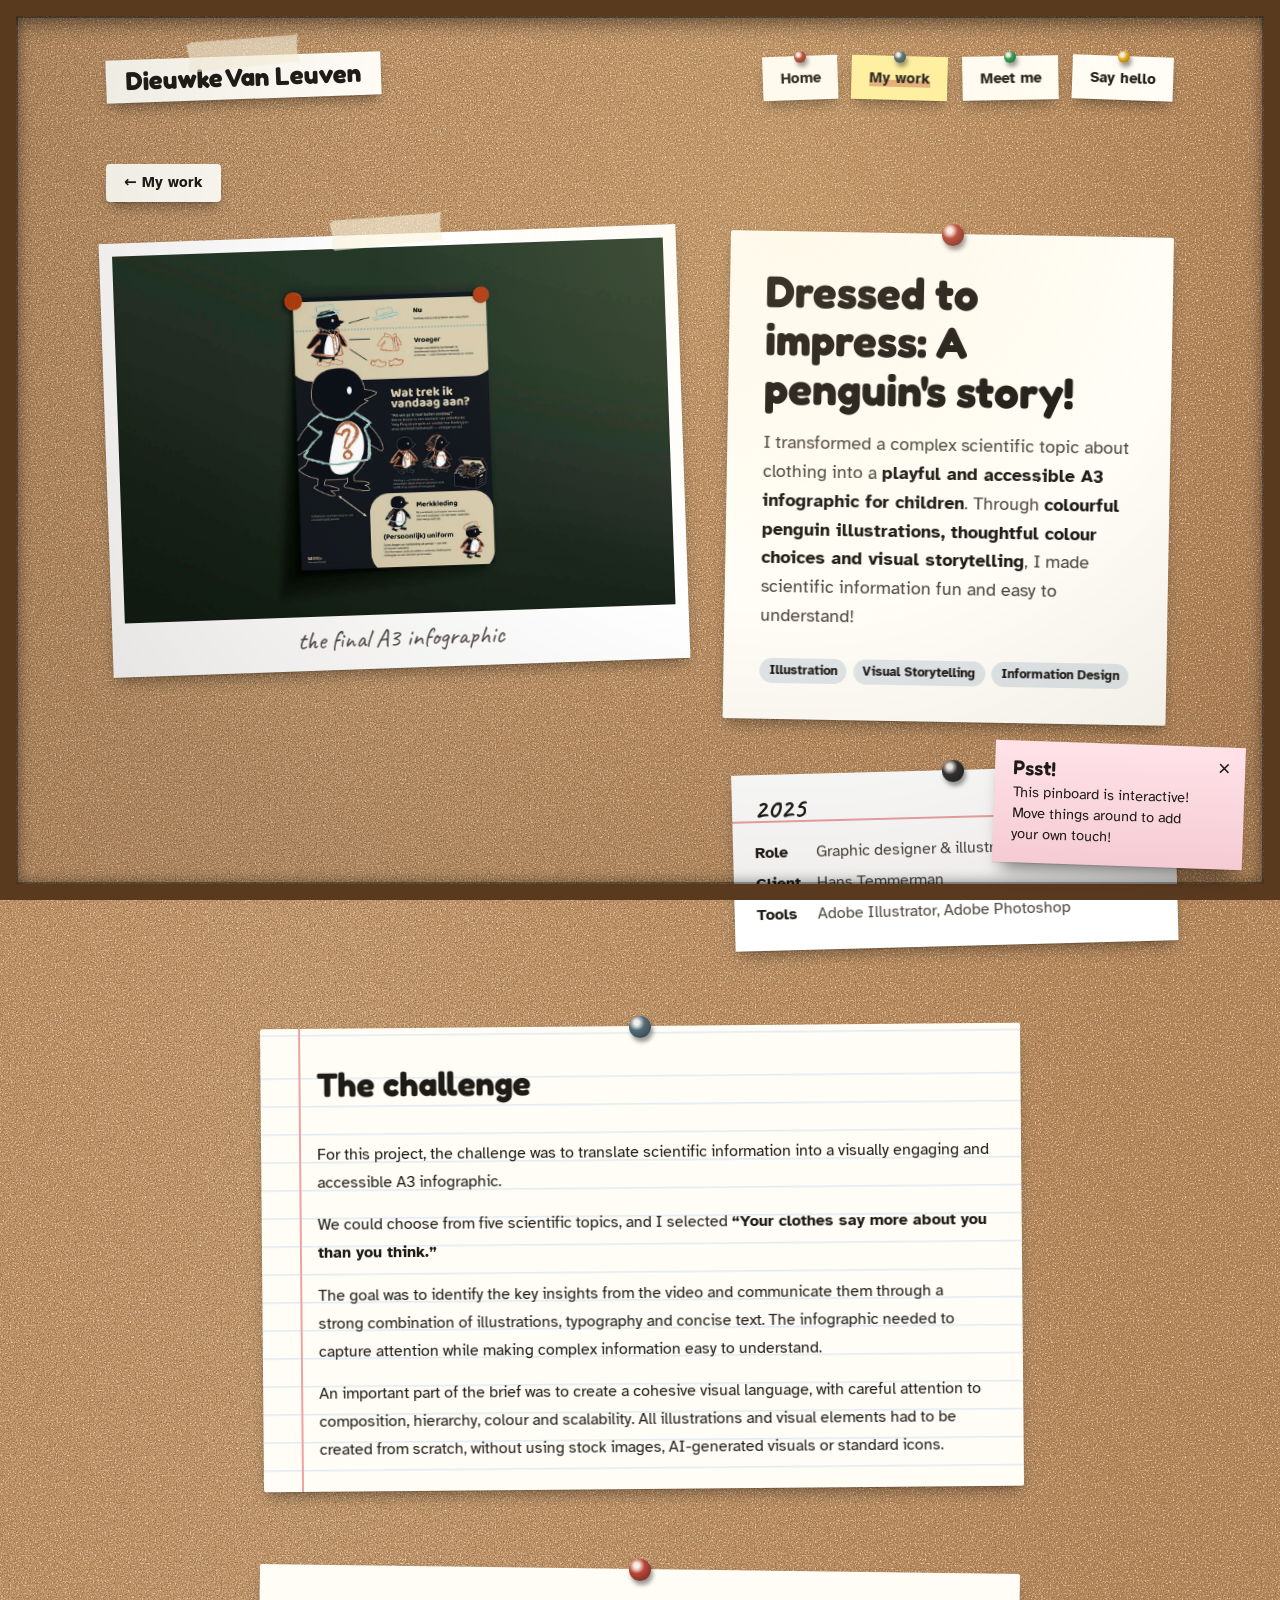
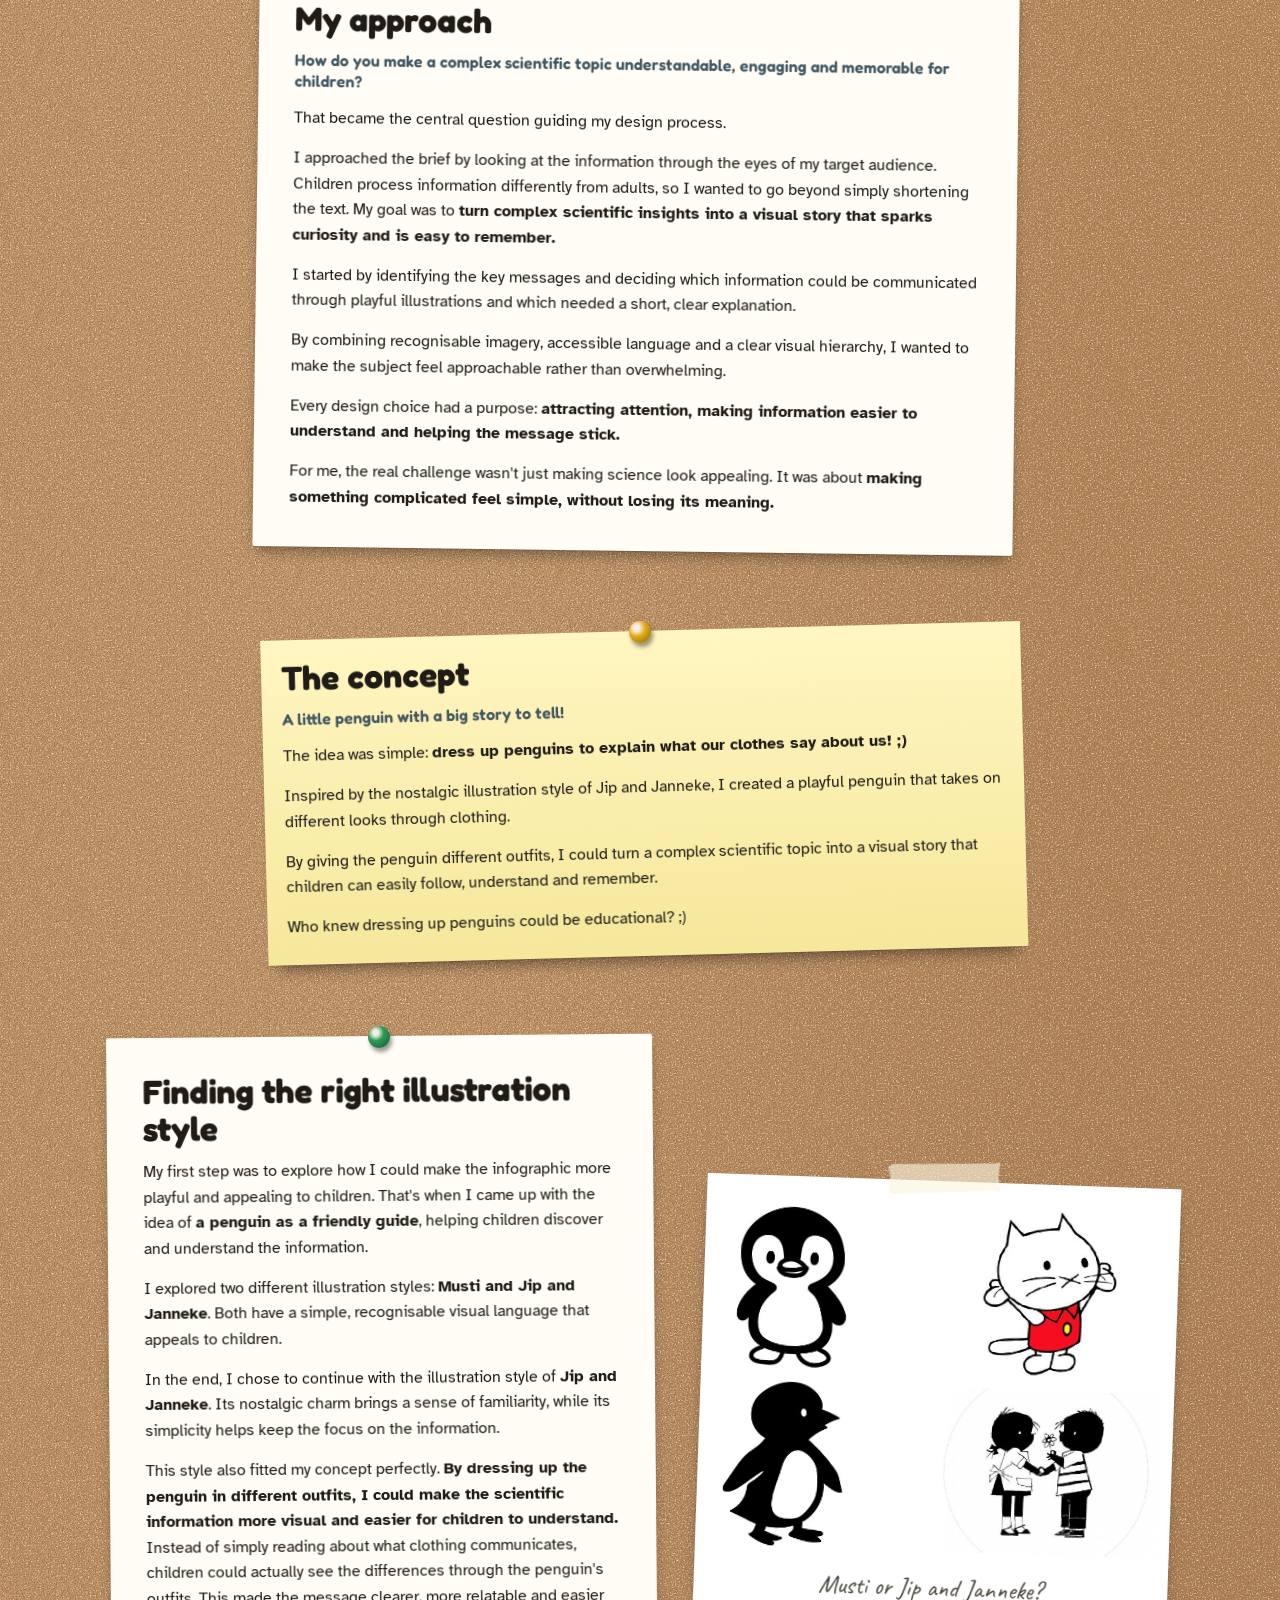
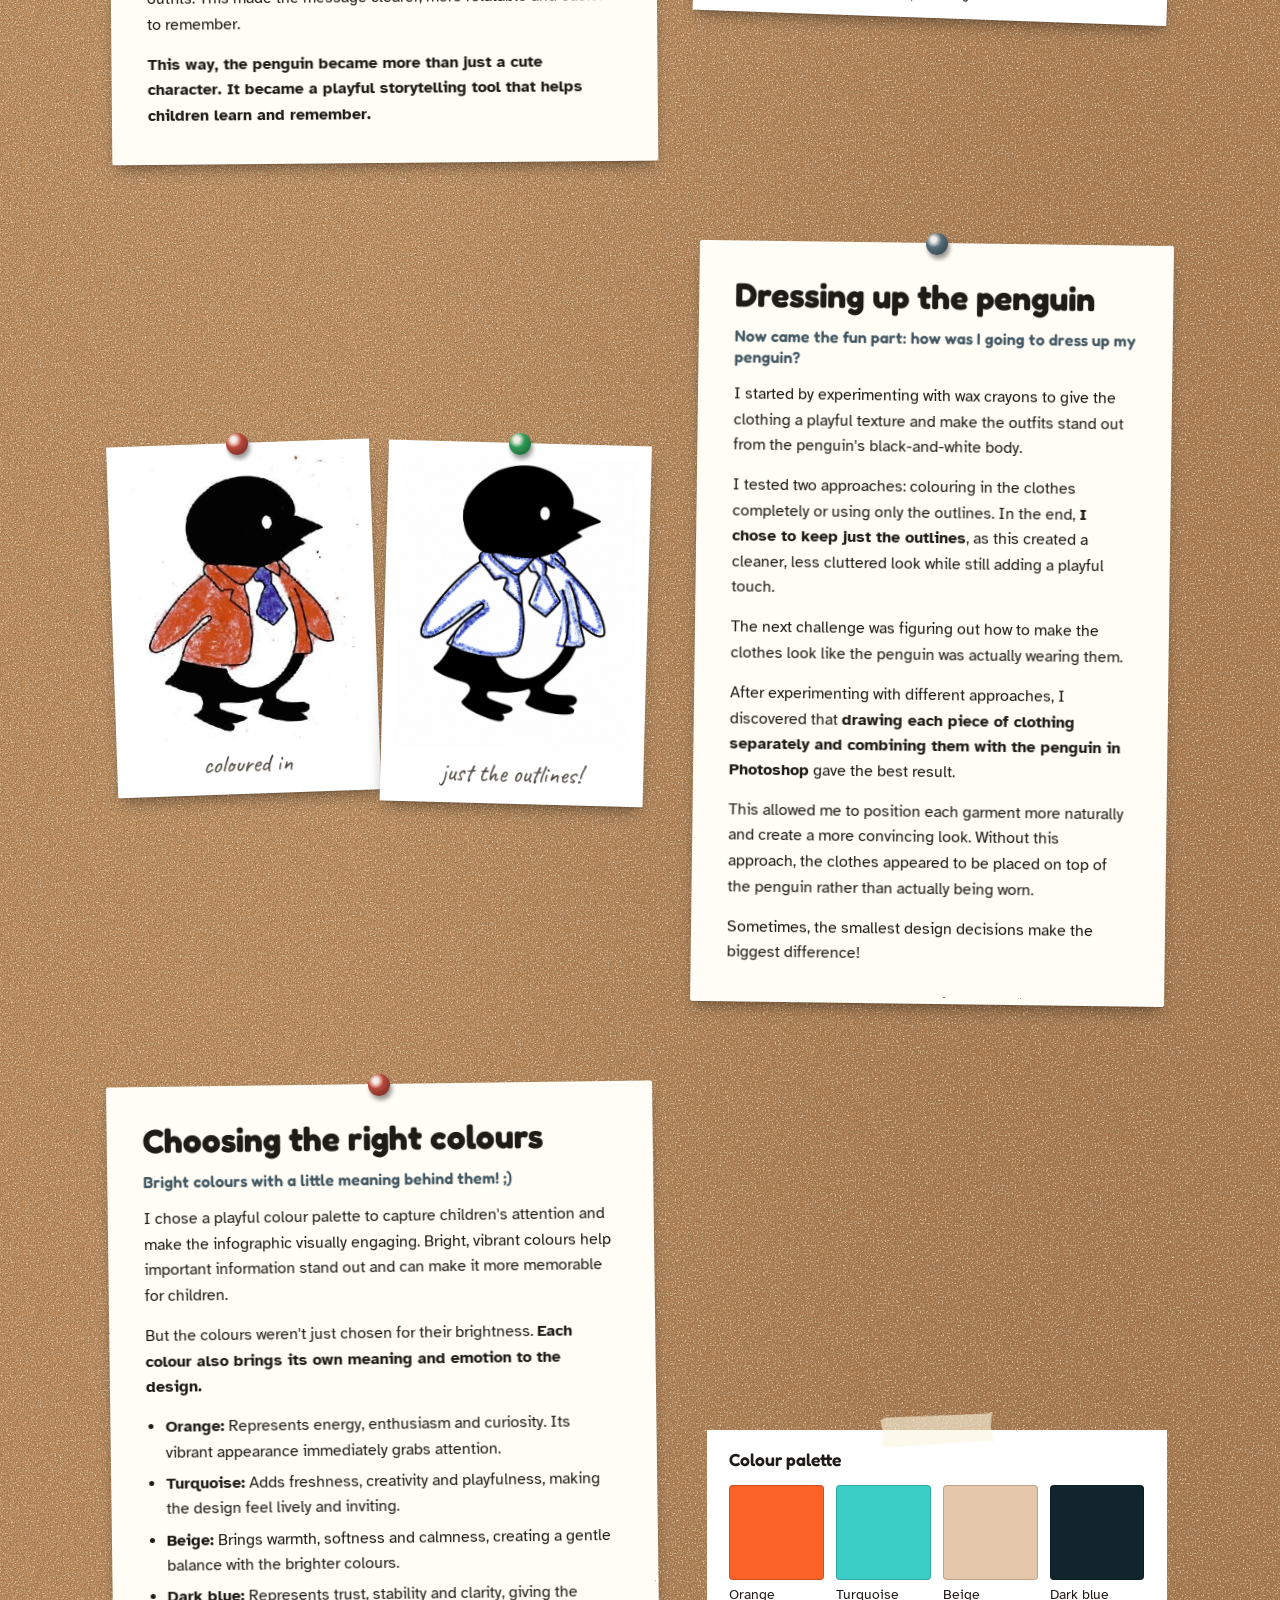
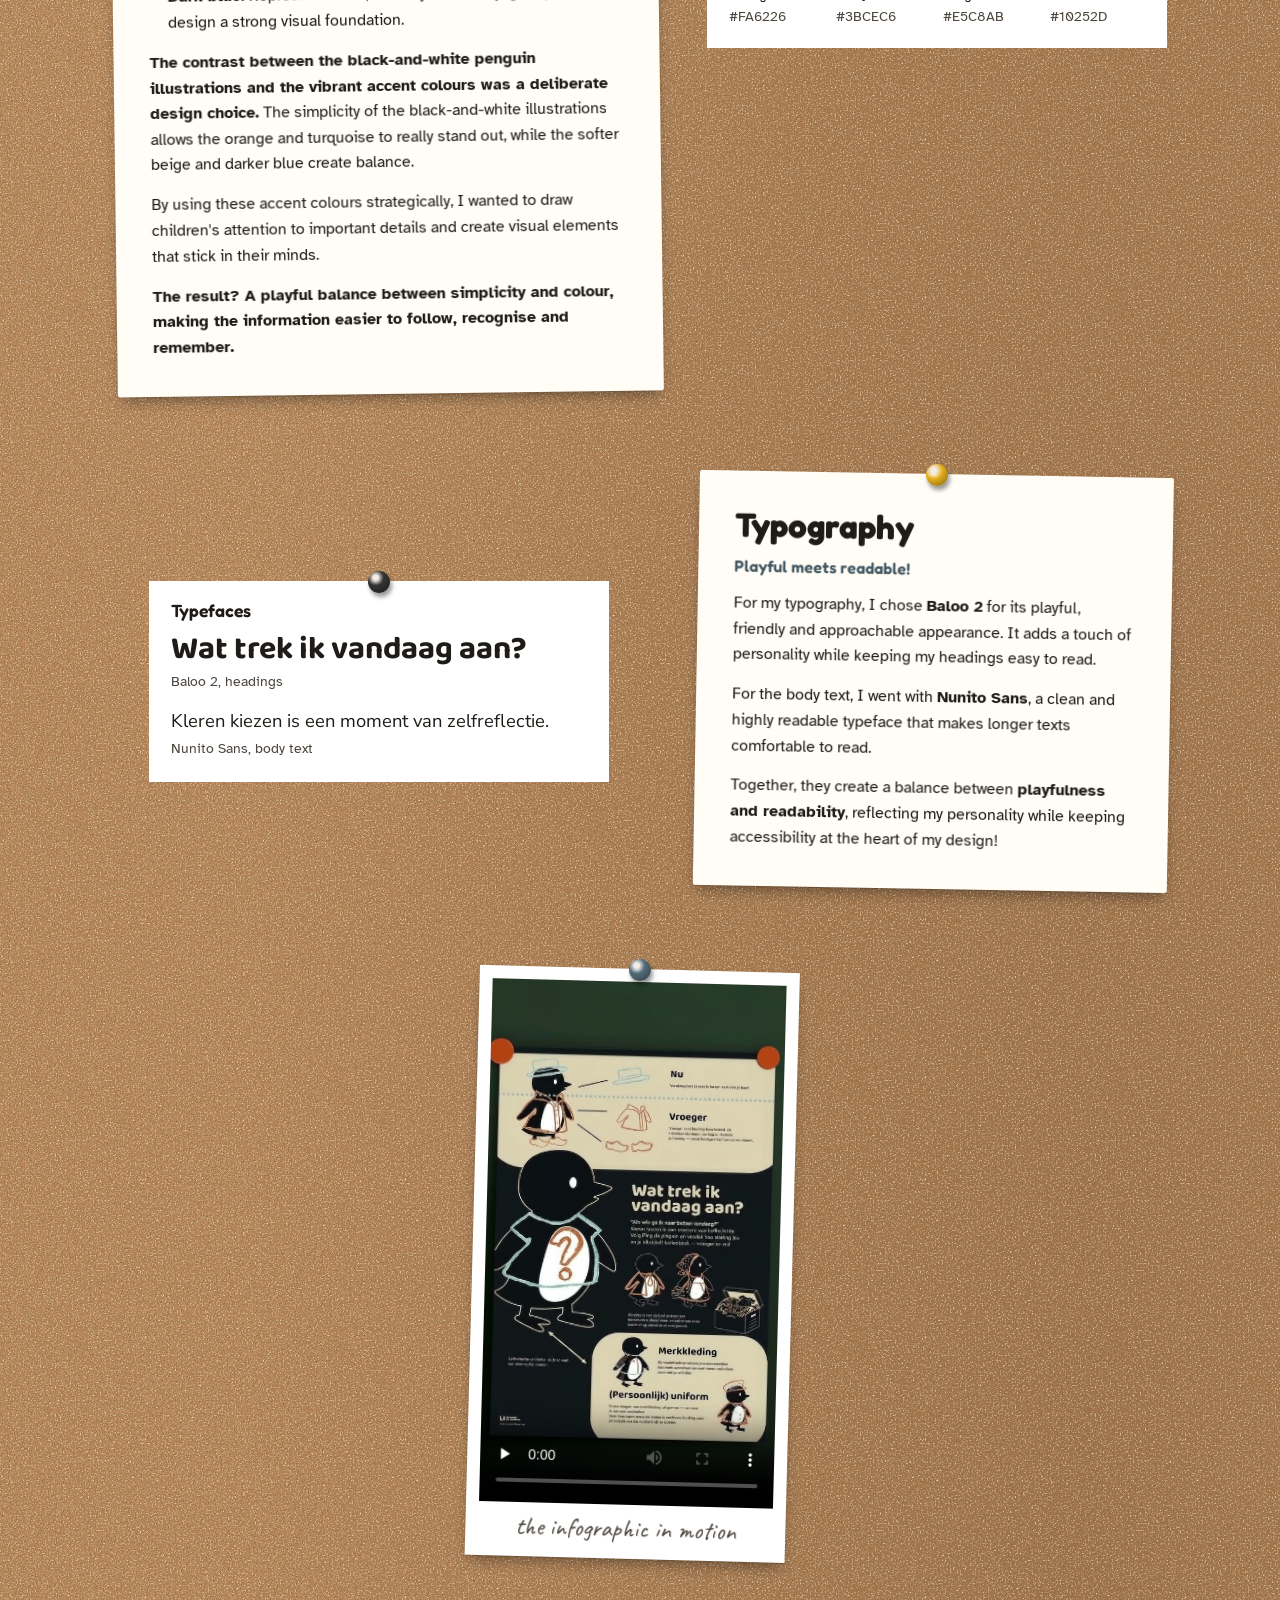
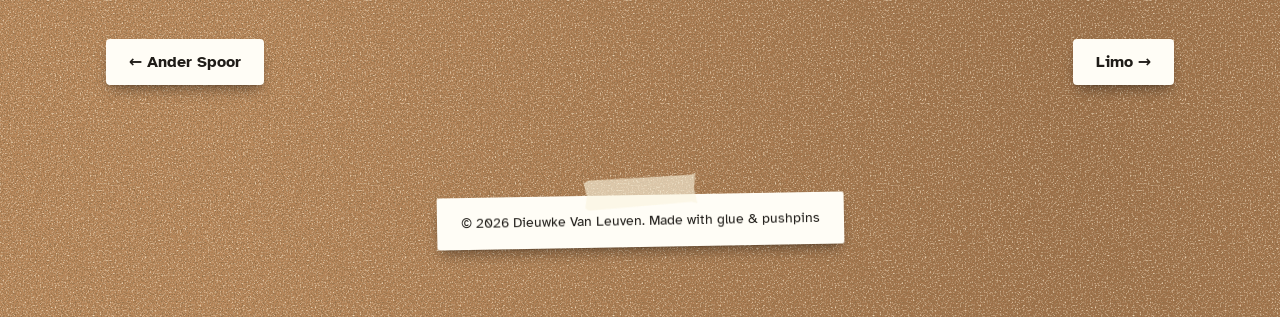
<file: dressed-to-impress.html>
<!DOCTYPE html>
<html lang="en">
<head>
  <meta charset="utf-8">
  <meta name="viewport" content="width=device-width, initial-scale=1">
  <title>Dressed to impress: A penguin's story! | Dieuwke Van Leuven</title>
  <meta name="description" content="How Dieuwke Van Leuven turned scientific information about clothing into a playful A3 infographic for children, starring a dressed-up penguin.">
  <link rel="preconnect" href="https://fonts.googleapis.com">
  <link rel="preconnect" href="https://fonts.gstatic.com" crossorigin>
  <link rel="stylesheet" href="https://fonts.googleapis.com/css2?family=Atkinson+Hyperlegible:ital,wght@0,400;0,700;1,400&family=Baloo+2:wght@700&family=Caveat:wght@500;700&family=Fredoka:wght@600;700&family=Nunito+Sans&display=swap">
  <script>if(!matchMedia("(prefers-reduced-motion: reduce)").matches){document.documentElement.classList.add("anim");setTimeout(function(){if(!window.boardReady)document.documentElement.classList.remove("anim")},3000)}</script>
  <link rel="stylesheet" href="css/style.css">
</head>
<body>
  <a class="skip-link" href="#inhoud">Skip to content</a>

  <div class="wrap">
    <header class="site-header">
      <a class="logo taped" href="index.html">Dieuwke Van Leuven</a>
      <nav class="nav" aria-label="Main menu">
        <ul>
          <li><a href="index.html" style="--r:-2deg"><span>Home</span></a></li>
          <li><a href="projects.html" aria-current="page" class="pin-blue" style="--r:1.5deg"><span>My work</span></a></li>
          <li><a href="about.html" class="pin-green" style="--r:-1deg"><span>Meet me</span></a></li>
          <li><a href="contact.html" class="pin-yellow" style="--r:2deg"><span>Say hello</span></a></li>
        </ul>
      </nav>
    </header>

    <main id="inhoud">
      <a class="btn btn--paper back" href="projects.html">&larr; My work</a>

      <article aria-labelledby="page-title">
        <section class="project-hero">
          <figure class="polaroid polaroid--natural taped" style="--r:-2deg">
            <img src="img/dressed-to-impress.jpg" alt="The finished A3 infographic 'Wat trek ik vandaag aan?', with Ping the penguin trying on different outfits, pinned to a dark green wall" width="1500" height="1000">
            <figcaption>the final A3 infographic</figcaption>
          </figure>

          <div class="project-hero__info">
            <div class="note pinned" style="--r:1deg">
              <h1 id="page-title">Dressed to impress: A penguin's story!</h1>
              <p class="lead">I transformed a complex scientific topic about clothing into a <strong>playful and accessible A3 infographic for children</strong>. Through <strong>colourful penguin illustrations, thoughtful colour choices and visual storytelling</strong>, I made scientific information fun and easy to understand!</p>
              <ul class="tags" aria-label="Skills"><li>Illustration</li><li>Visual Storytelling</li><li>Information Design</li></ul>
            </div>

            <div class="index-card facts pinned pin-black" style="--r:-1.5deg">
              <span class="year">2025</span>
              <dl>
                <dt>Role</dt><dd>Graphic designer &amp; illustrator</dd>
                <dt>Client</dt><dd>Hans Temmerman</dd>
                <dt>Tools</dt><dd>Adobe Illustrator, Adobe Photoshop</dd>
              </dl>
            </div>
          </div>
        </section>

        <section class="case-text note note--lined pinned pin-blue" style="--r:-0.5deg" aria-labelledby="brief-title">
          <h2 id="brief-title">The challenge</h2>
          <p>For this project, the challenge was to translate scientific information into a visually engaging and accessible A3 infographic.</p>
          <p>We could choose from five scientific topics, and I selected <strong>“Your clothes say more about you than you think.”</strong></p>
          <p>The goal was to identify the key insights from the video and communicate them through a strong combination of illustrations, typography and concise text. The infographic needed to capture attention while making complex information easy to understand.</p>
          <p>An important part of the brief was to create a cohesive visual language, with careful attention to composition, hierarchy, colour and scalability. All illustrations and visual elements had to be created from scratch, without using stock images, AI-generated visuals or standard icons.</p>
        </section>

        <section class="case-text note pinned" style="--r:0.75deg" aria-labelledby="approach-title">
          <h2 id="approach-title">My approach</h2>
          <p class="kicker">How do you make a complex scientific topic understandable, engaging and memorable for children?</p>
          <p>That became the central question guiding my design process.</p>
          <p>I approached the brief by looking at the information through the eyes of my target audience. Children process information differently from adults, so I wanted to go beyond simply shortening the text. My goal was to <strong>turn complex scientific insights into a visual story that sparks curiosity and is easy to remember.</strong></p>
          <p>I started by identifying the key messages and deciding which information could be communicated through playful illustrations and which needed a short, clear explanation.</p>
          <p>By combining recognisable imagery, accessible language and a clear visual hierarchy, I wanted to make the subject feel approachable rather than overwhelming.</p>
          <p>Every design choice had a purpose: <strong>attracting attention, making information easier to understand and helping the message stick.</strong></p>
          <p>For me, the real challenge wasn't just making science look appealing. It was about <strong>making something complicated feel simple, without losing its meaning.</strong></p>
        </section>

        <section class="case-text sticky pinned pin-yellow" style="--r:-1.5deg" aria-labelledby="concept-title">
          <h2 id="concept-title">The concept</h2>
          <p class="kicker">A little penguin with a big story to tell!</p>
          <p>The idea was simple: <strong>dress up penguins to explain what our clothes say about us! ;)</strong></p>
          <p>Inspired by the nostalgic illustration style of Jip and Janneke, I created a playful penguin that takes on different looks through clothing.</p>
          <p>By giving the penguin different outfits, I could turn a complex scientific topic into a visual story that children can easily follow, understand and remember.</p>
          <p>Who knew dressing up penguins could be educational? ;)</p>
        </section>

        <section class="case-section" aria-labelledby="style-title">
          <div class="note pinned pin-green" style="--r:-0.5deg">
            <h2 id="style-title">Finding the right illustration style</h2>
            <p>My first step was to explore how I could make the infographic more playful and appealing to children. That's when I came up with the idea of <strong>a penguin as a friendly guide</strong>, helping children discover and understand the information.</p>
            <p>I explored two different illustration styles: <strong>Musti and Jip and Janneke</strong>. Both have a simple, recognisable visual language that appeals to children.</p>
            <p>In the end, I chose to continue with the illustration style of <strong>Jip and Janneke</strong>. Its nostalgic charm brings a sense of familiarity, while its simplicity helps keep the focus on the information.</p>
            <p>This style also fitted my concept perfectly. <strong>By dressing up the penguin in different outfits, I could make the scientific information more visual and easier for children to understand.</strong> Instead of simply reading about what clothing communicates, children could actually see the differences through the penguin's outfits. This made the message clearer, more relatable and easier to remember.</p>
            <p><strong>This way, the penguin became more than just a cute character. It became a playful storytelling tool that helps children learn and remember.</strong></p>
          </div>
          <div class="case-media">
            <figure class="polaroid polaroid--natural taped" style="--r:2deg">
              <img src="img/dressed-to-impress/style-exploration.jpg" alt="Style exploration: a penguin drawn in the style of Musti next to Musti the cat, and a penguin drawn in the style of Jip and Janneke next to Jip and Janneke" width="844" height="696" loading="lazy">
              <figcaption>Musti or Jip and Janneke?</figcaption>
            </figure>
          </div>
        </section>

        <section class="case-section case-section--flip" aria-labelledby="dressing-title">
          <div class="note pinned pin-blue" style="--r:0.75deg">
            <h2 id="dressing-title">Dressing up the penguin</h2>
            <p class="kicker">Now came the fun part: how was I going to dress up my penguin?</p>
            <p>I started by experimenting with wax crayons to give the clothing a playful texture and make the outfits stand out from the penguin's black-and-white body.</p>
            <p>I tested two approaches: colouring in the clothes completely or using only the outlines. In the end, <strong>I chose to keep just the outlines</strong>, as this created a cleaner, less cluttered look while still adding a playful touch.</p>
            <p>The next challenge was figuring out how to make the clothes look like the penguin was actually wearing them.</p>
            <p>After experimenting with different approaches, I discovered that <strong>drawing each piece of clothing separately and combining them with the penguin in Photoshop</strong> gave the best result.</p>
            <p>This allowed me to position each garment more naturally and create a more convincing look. Without this approach, the clothes appeared to be placed on top of the penguin rather than actually being worn.</p>
            <p>Sometimes, the smallest design decisions make the biggest difference!</p>
          </div>
          <div class="media-pair">
            <figure class="polaroid polaroid--natural pinned" style="--r:-2deg">
              <img src="img/dressed-to-impress/penguin-coloured-in.jpg" alt="The penguin wearing an orange jacket and purple tie, fully coloured in with wax crayon" width="396" height="475" loading="lazy">
              <figcaption>coloured in</figcaption>
            </figure>
            <figure class="polaroid polaroid--natural pinned pin-green" style="--r:1.5deg">
              <img src="img/dressed-to-impress/penguin-outlines.jpg" alt="The penguin wearing a shirt and tie drawn with only blue wax-crayon outlines" width="1125" height="1398" loading="lazy">
              <figcaption>just the outlines!</figcaption>
            </figure>
          </div>
        </section>

        <section class="case-section" aria-labelledby="colours-title">
          <div class="note pinned" style="--r:-0.75deg">
            <h2 id="colours-title">Choosing the right colours</h2>
            <p class="kicker">Bright colours with a little meaning behind them! ;)</p>
            <p>I chose a playful colour palette to capture children's attention and make the infographic visually engaging. Bright, vibrant colours help important information stand out and can make it more memorable for children.</p>
            <p>But the colours weren't just chosen for their brightness. <strong>Each colour also brings its own meaning and emotion to the design.</strong></p>
            <ul>
              <li><strong>Orange:</strong> Represents energy, enthusiasm and curiosity. Its vibrant appearance immediately grabs attention.</li>
              <li><strong>Turquoise:</strong> Adds freshness, creativity and playfulness, making the design feel lively and inviting.</li>
              <li><strong>Beige:</strong> Brings warmth, softness and calmness, creating a gentle balance with the brighter colours.</li>
              <li><strong>Dark blue:</strong> Represents trust, stability and clarity, giving the design a strong visual foundation.</li>
            </ul>
            <p><strong>The contrast between the black-and-white penguin illustrations and the vibrant accent colours was a deliberate design choice.</strong> The simplicity of the black-and-white illustrations allows the orange and turquoise to really stand out, while the softer beige and darker blue create balance.</p>
            <p>By using these accent colours strategically, I wanted to draw children's attention to important details and create visual elements that stick in their minds.</p>
            <p><strong>The result? A playful balance between simplicity and colour, making the information easier to follow, recognise and remember.</strong></p>
          </div>
          <div class="case-media">
            <div class="palette taped" style="--r:2deg">
              <h3>Colour palette</h3>
              <ul>
                <li><span class="chip" style="--c:#fa6226"></span>Orange <code>#FA6226</code></li>
                <li><span class="chip" style="--c:#3bcec6"></span>Turquoise <code>#3BCEC6</code></li>
                <li><span class="chip" style="--c:#e5c8ab"></span>Beige <code>#E5C8AB</code></li>
                <li><span class="chip" style="--c:#10252d"></span>Dark blue <code>#10252D</code></li>
              </ul>
            </div>
          </div>
        </section>

        <section class="case-section case-section--flip" aria-labelledby="type-title">
          <div class="note pinned pin-yellow" style="--r:1deg">
            <h2 id="type-title">Typography</h2>
            <p class="kicker">Playful meets readable!</p>
            <p>For my typography, I chose <strong>Baloo 2</strong> for its playful, friendly and approachable appearance. It adds a touch of personality while keeping my headings easy to read.</p>
            <p>For the body text, I went with <strong>Nunito Sans</strong>, a clean and highly readable typeface that makes longer texts comfortable to read.</p>
            <p>Together, they create a balance between <strong>playfulness and readability</strong>, reflecting my personality while keeping accessibility at the heart of my design!</p>
          </div>
          <div class="case-media">
            <div class="type-specimen pinned pin-black" style="--r:-2deg">
              <h3>Typefaces</h3>
              <dl>
                <div>
                  <dt style="font-family:'Baloo 2',var(--font-head);font-weight:700">Wat trek ik vandaag aan?</dt>
                  <dd>Baloo 2, headings</dd>
                </div>
                <div>
                  <dt style="font-family:'Nunito Sans',var(--font-body);font-size:1.15rem;line-height:1.5">Kleren kiezen is een moment van zelfreflectie.</dt>
                  <dd>Nunito Sans, body text</dd>
                </div>
              </dl>
            </div>
          </div>
        </section>

        <div class="case-media">
          <figure class="polaroid polaroid--natural polaroid--video-portrait pinned pin-blue" style="--r:1.5deg">
            <video controls playsinline preload="none" poster="video/penguin-poster.jpg" width="720" height="1280" aria-label="Animated version of the penguin infographic">
              <source src="video/penguin.mp4" type="video/mp4">
            </video>
            <figcaption>the infographic in motion</figcaption>
          </figure>
        </div>
      </article>

      <nav class="pager" aria-label="Other projects">
        <a class="btn btn--paper" href="ander-spoor.html" rel="prev">&larr; Ander Spoor</a>
        <a class="btn btn--paper" href="limo.html" rel="next">Limo &rarr;</a>
      </nav>
    </main>

    <footer class="site-footer">
      <p class="note taped" style="--r:-1deg">&copy; <span data-year>2026</span> Dieuwke Van Leuven. Made with glue &amp; pushpins</p>
    </footer>
  </div>

  <script src="js/main.js"></script>
  <script src="js/board.js"></script>
</body>
</html>
</file>
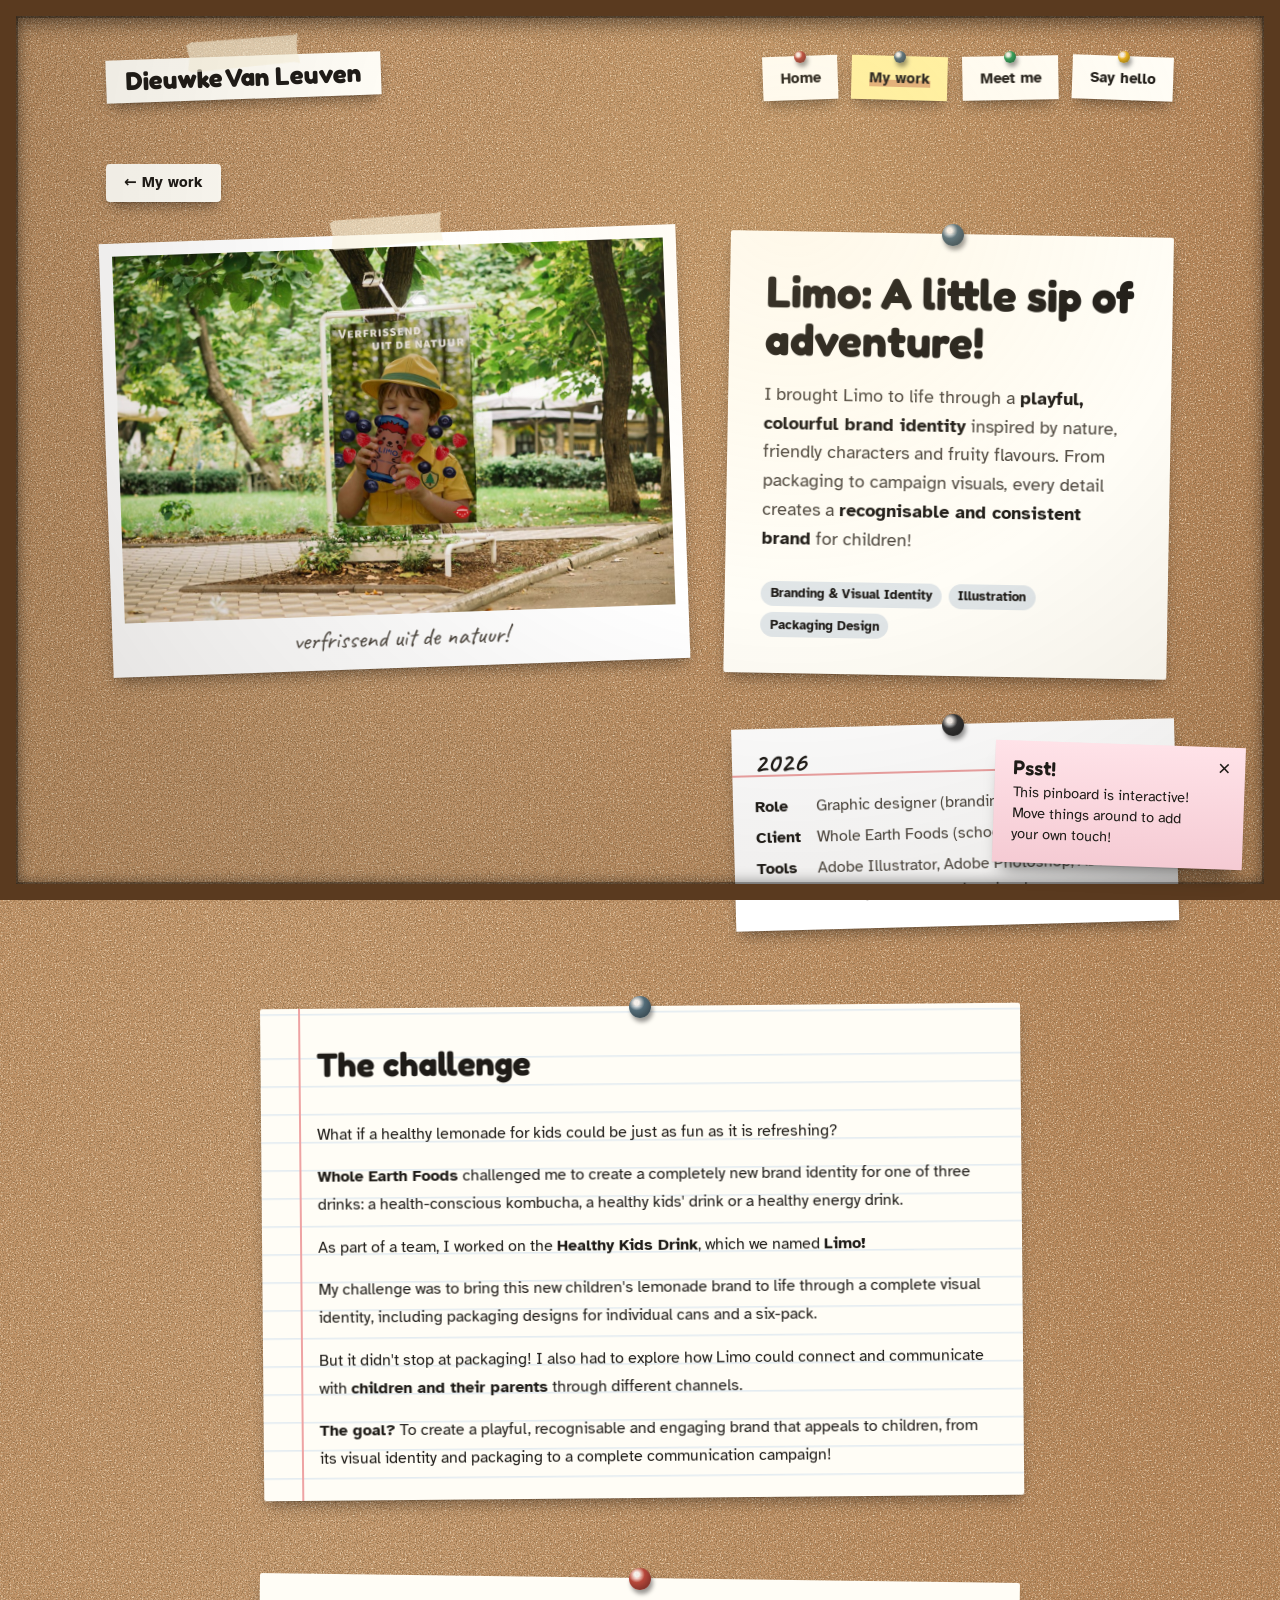
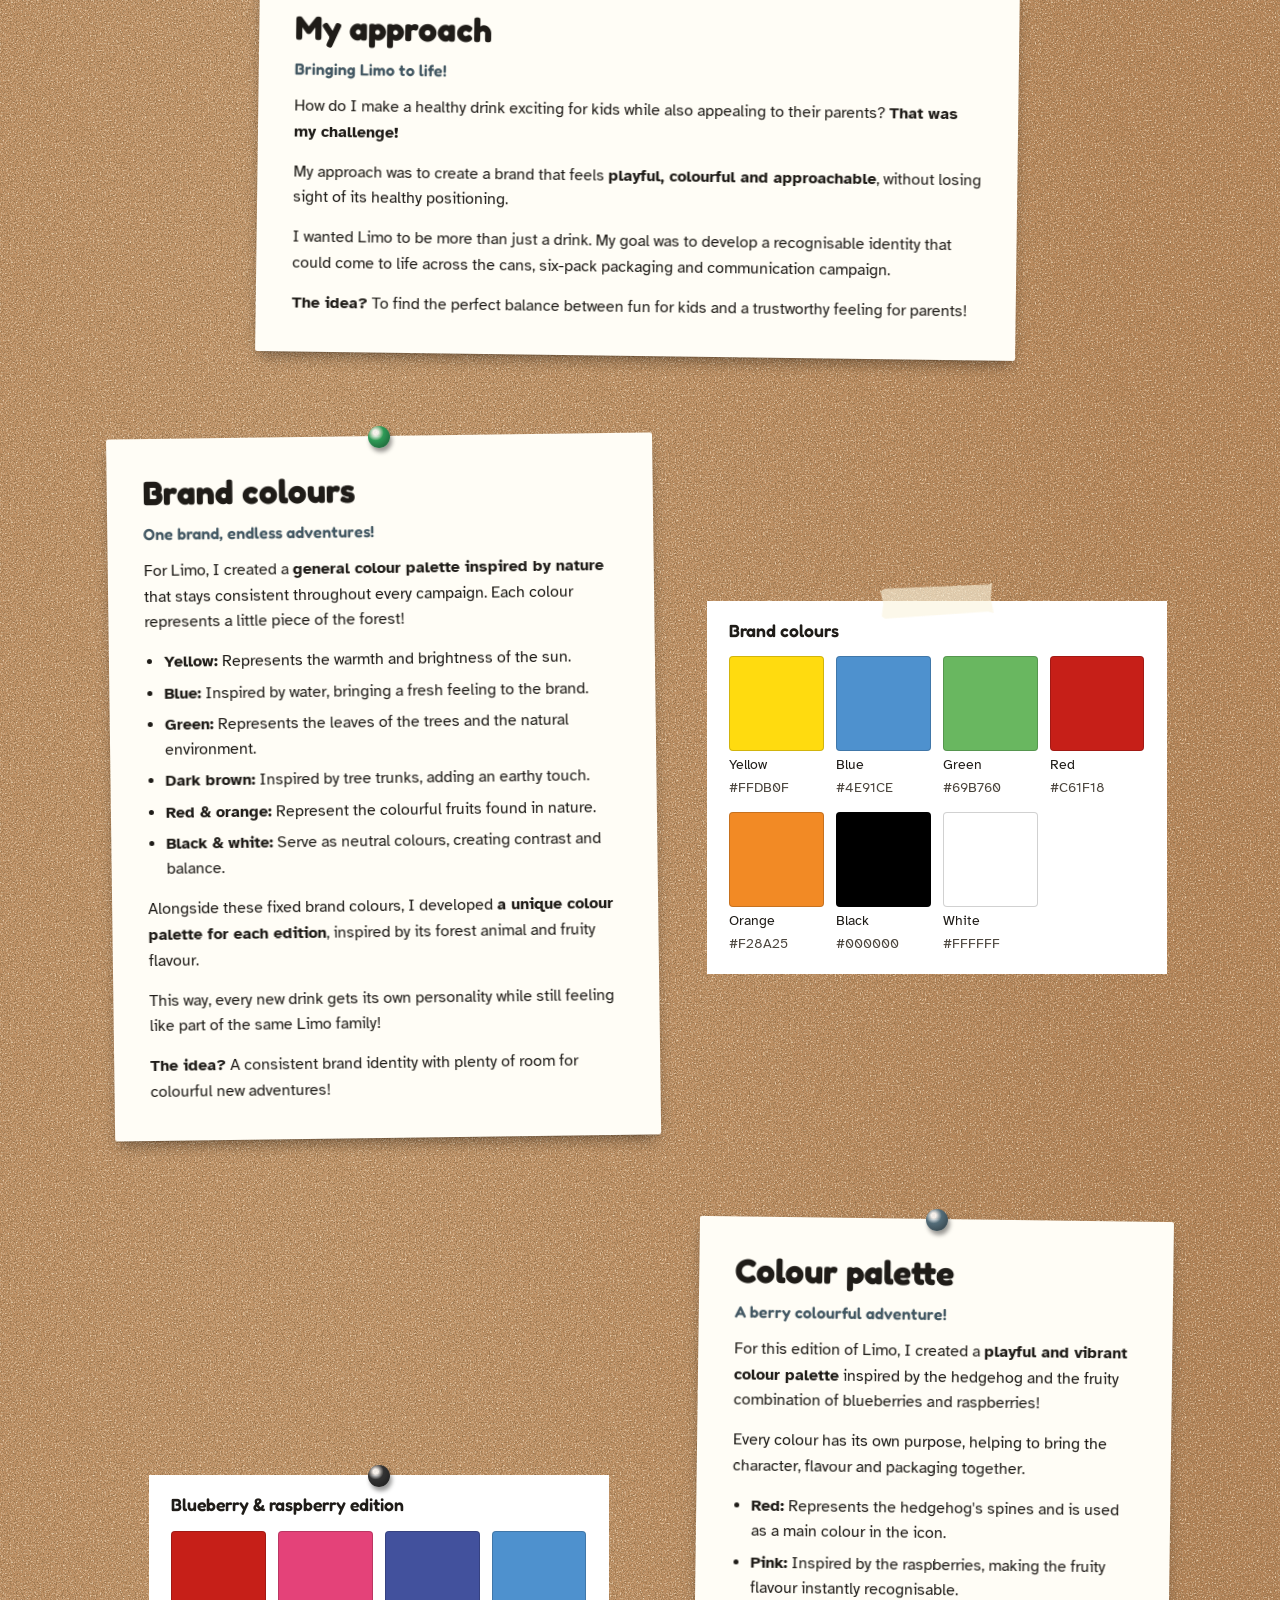
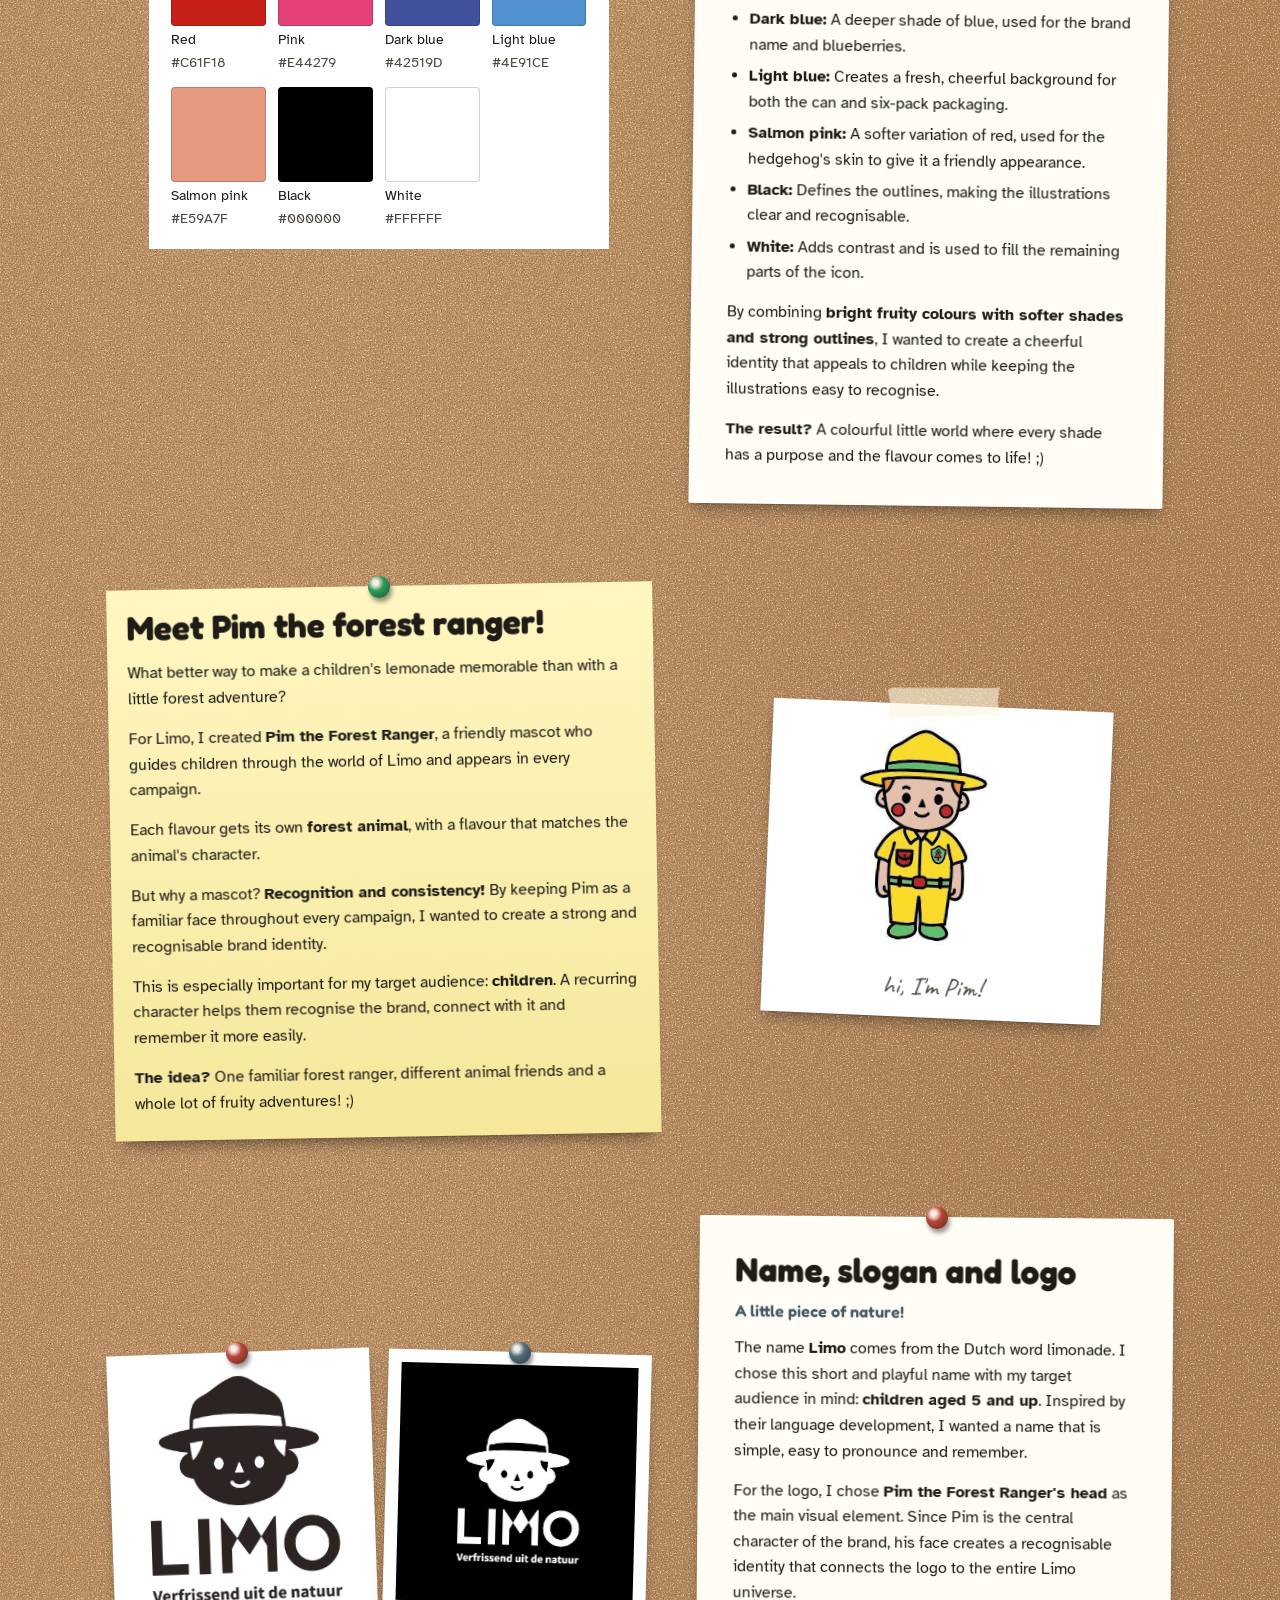
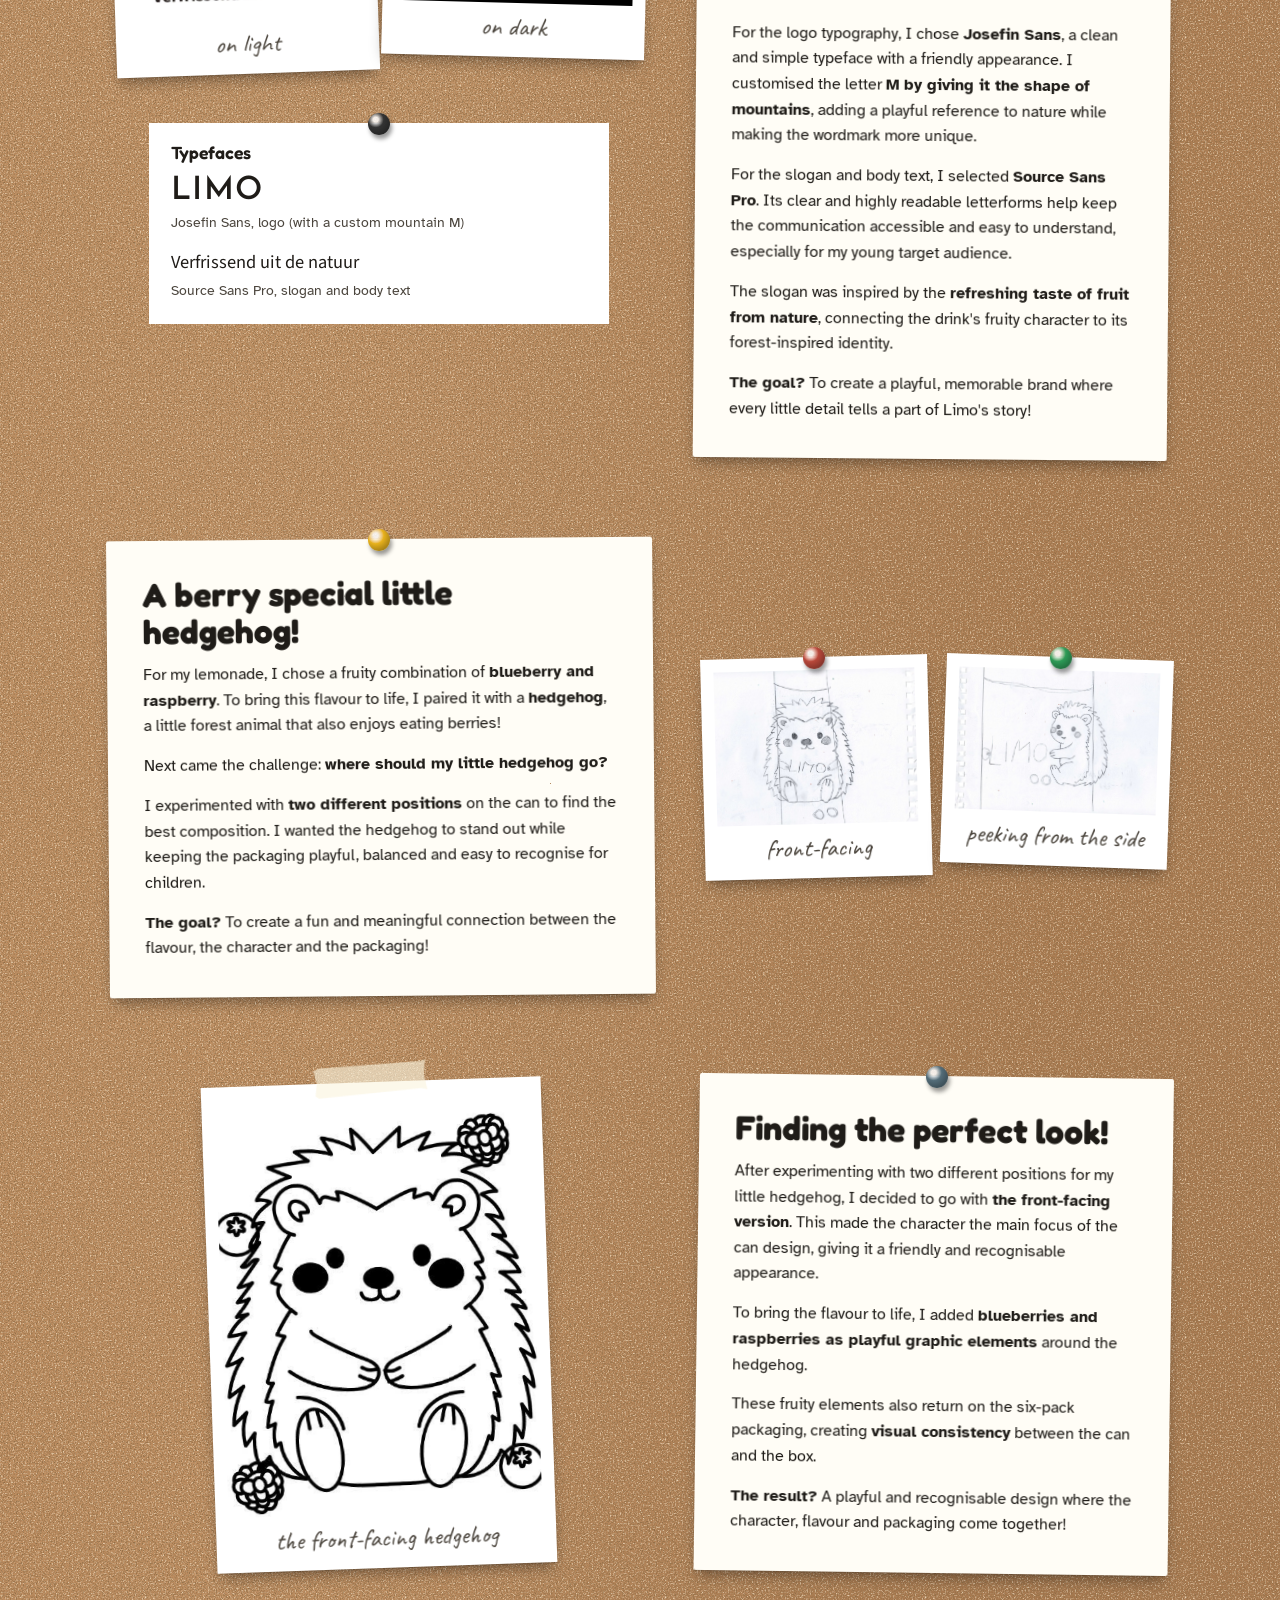
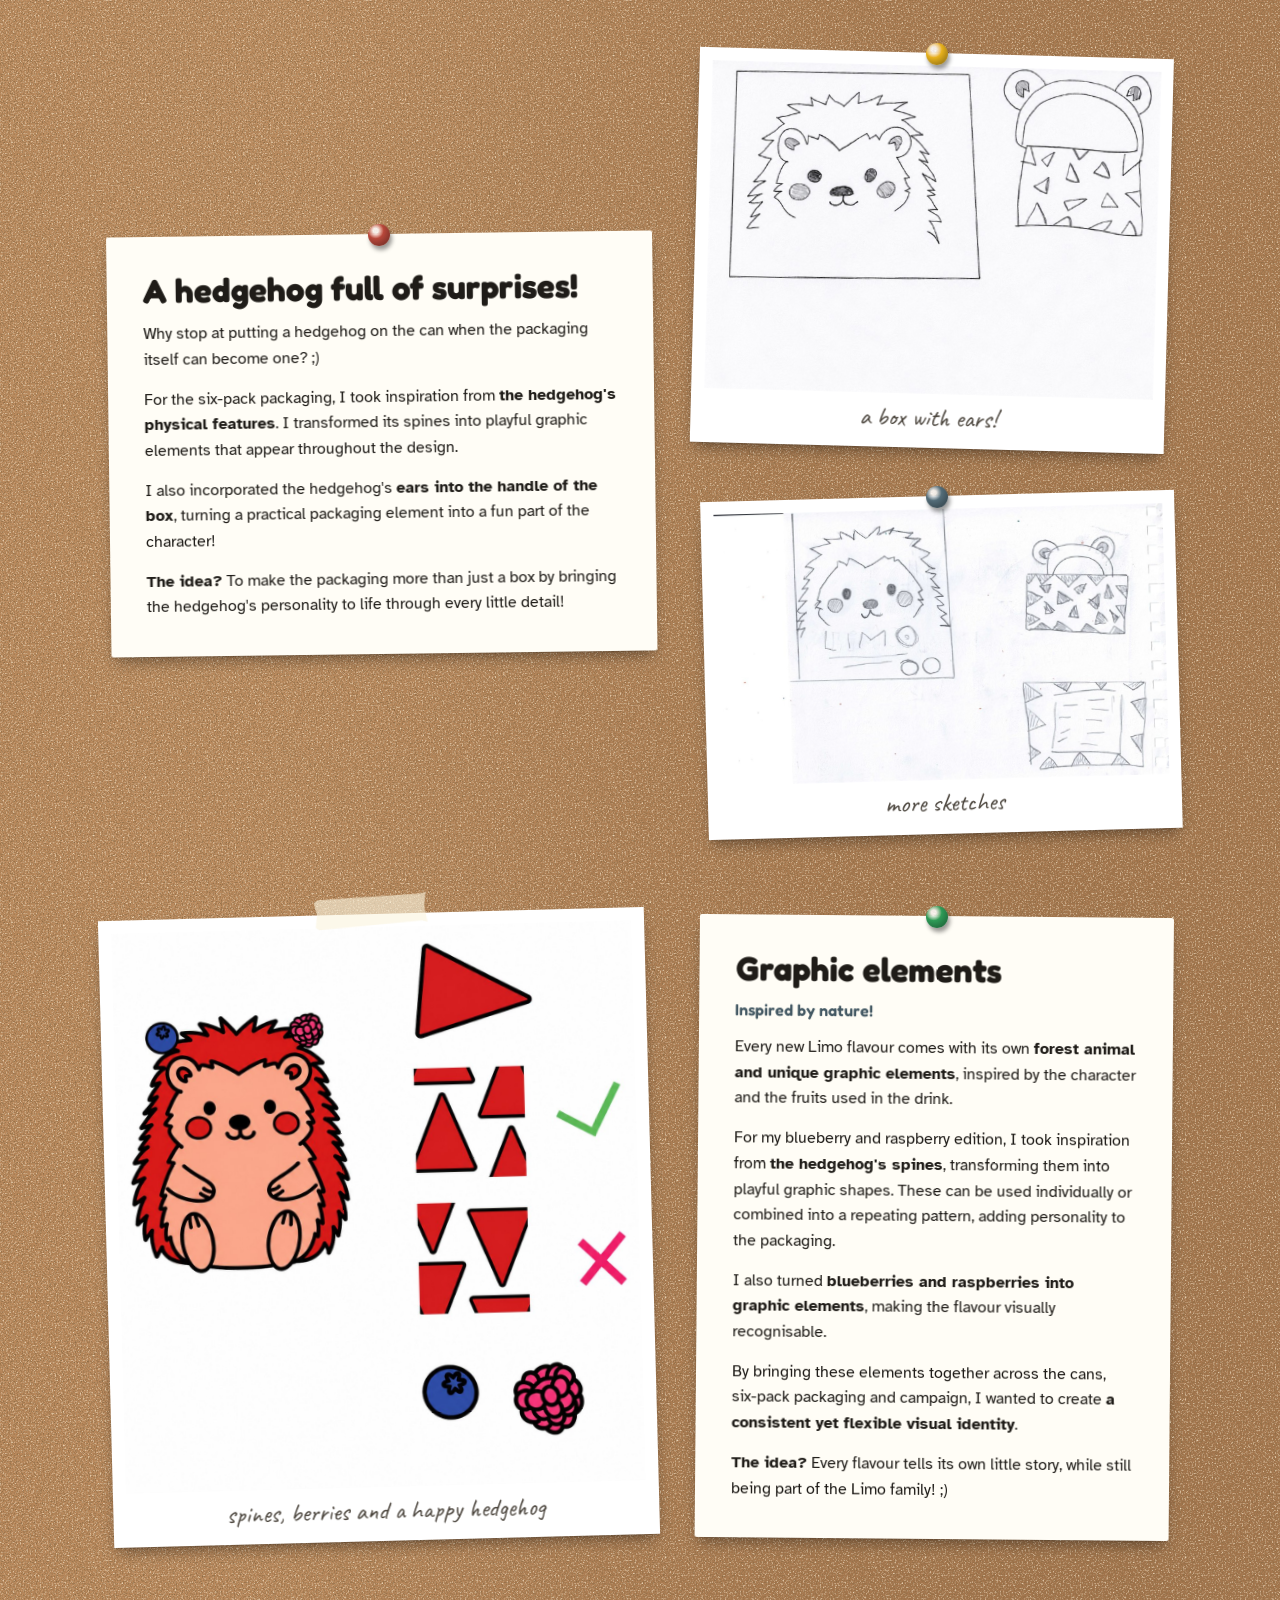
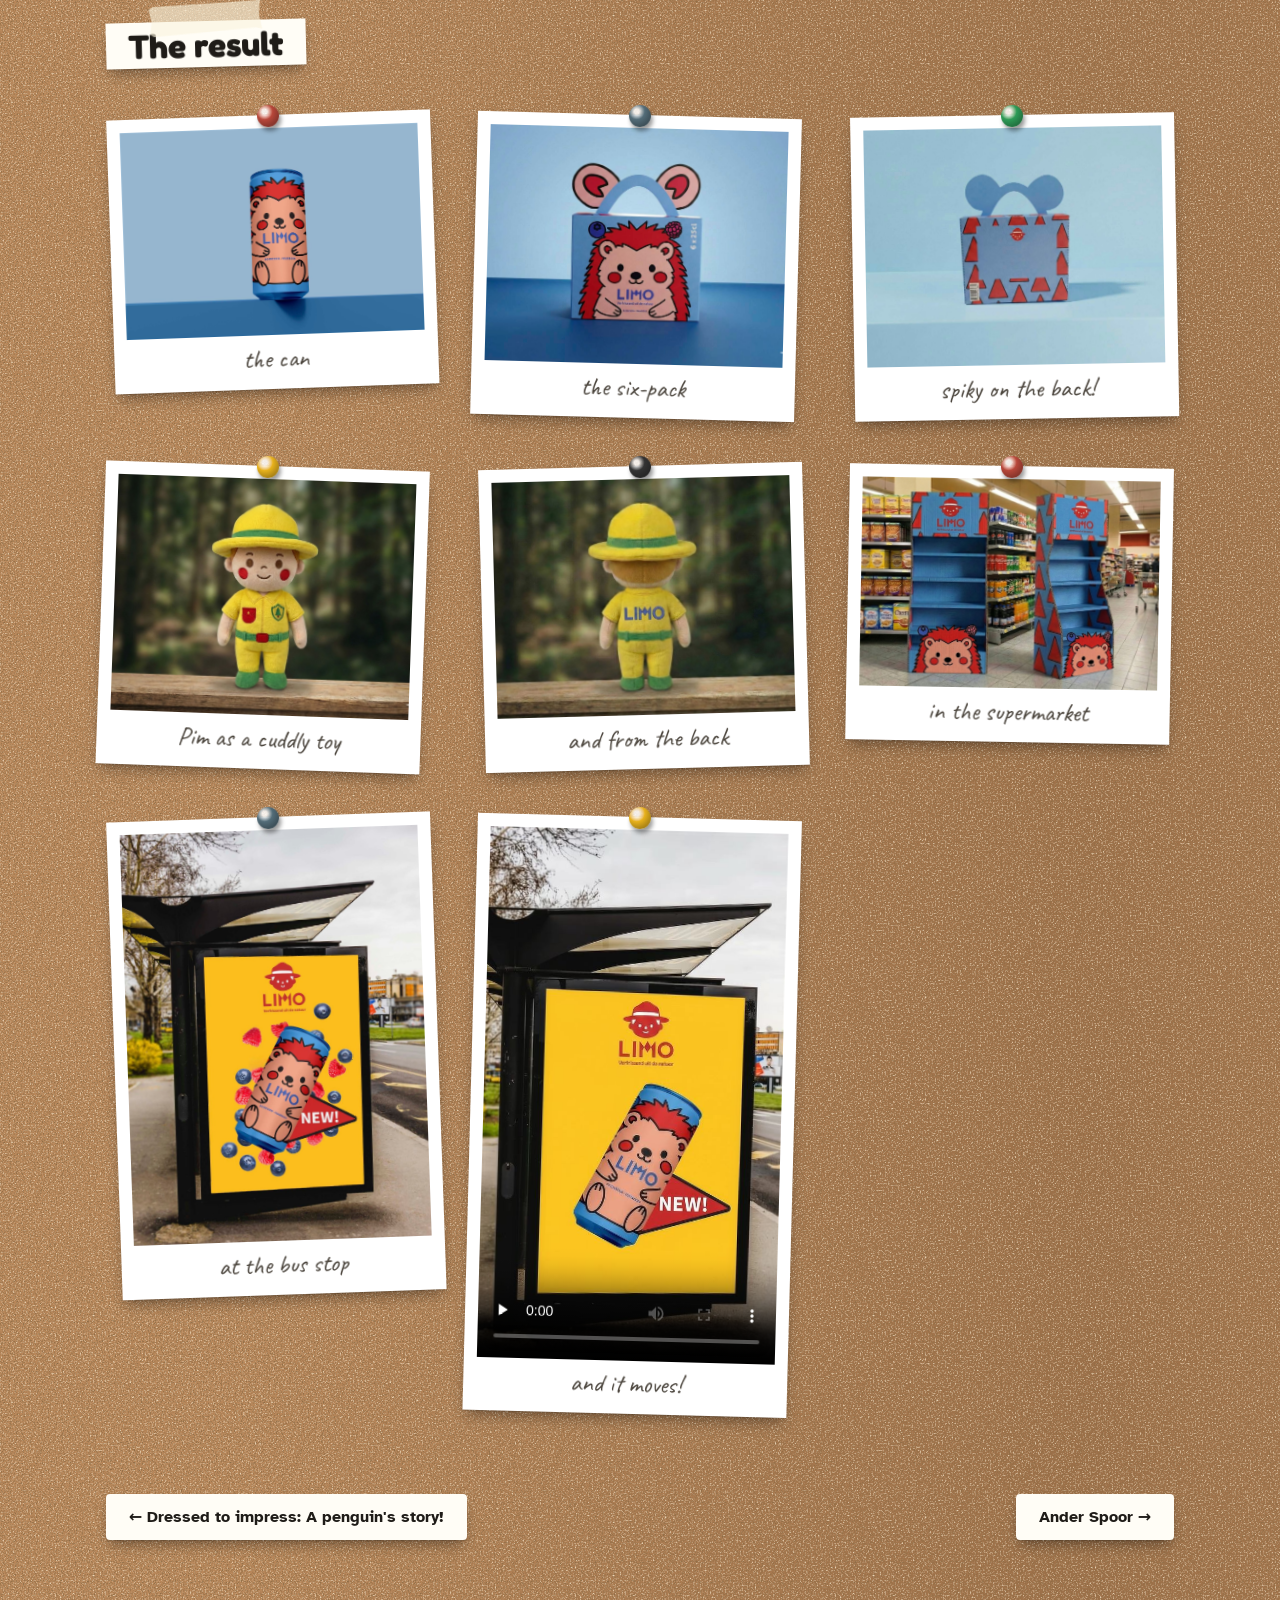
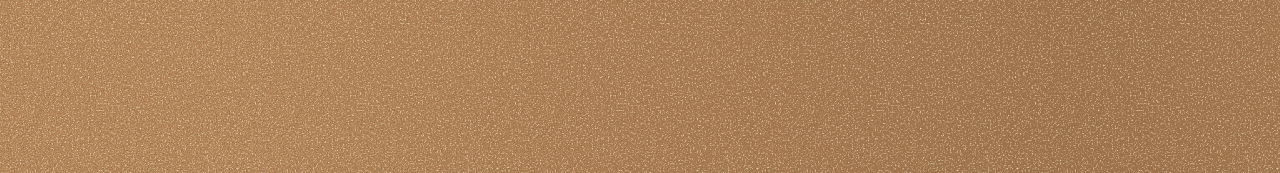
<file: limo.html>
<!DOCTYPE html>
<html lang="en">
<head>
  <meta charset="utf-8">
  <meta name="viewport" content="width=device-width, initial-scale=1">
  <title>Limo: A little sip of adventure! | Dieuwke Van Leuven</title>
  <meta name="description" content="How Dieuwke Van Leuven brought Limo, a healthy children's lemonade, to life with a forest-inspired brand, packaging and campaign.">
  <link rel="preconnect" href="https://fonts.googleapis.com">
  <link rel="preconnect" href="https://fonts.gstatic.com" crossorigin>
  <link rel="stylesheet" href="https://fonts.googleapis.com/css2?family=Atkinson+Hyperlegible:ital,wght@0,400;0,700;1,400&family=Caveat:wght@500;700&family=Fredoka:wght@600;700&family=Josefin+Sans:wght@600&family=Source+Sans+3&display=swap">
  <script>if(!matchMedia("(prefers-reduced-motion: reduce)").matches){document.documentElement.classList.add("anim");setTimeout(function(){if(!window.boardReady)document.documentElement.classList.remove("anim")},3000)}</script>
  <link rel="stylesheet" href="css/style.css">
</head>
<body>
  <a class="skip-link" href="#inhoud">Skip to content</a>

  <div class="wrap">
    <header class="site-header">
      <a class="logo taped" href="index.html">Dieuwke Van Leuven</a>
      <nav class="nav" aria-label="Main menu">
        <ul>
          <li><a href="index.html" style="--r:-2deg"><span>Home</span></a></li>
          <li><a href="projects.html" aria-current="page" class="pin-blue" style="--r:1.5deg"><span>My work</span></a></li>
          <li><a href="about.html" class="pin-green" style="--r:-1deg"><span>Meet me</span></a></li>
          <li><a href="contact.html" class="pin-yellow" style="--r:2deg"><span>Say hello</span></a></li>
        </ul>
      </nav>
    </header>

    <main id="inhoud">
      <a class="btn btn--paper back" href="projects.html">&larr; My work</a>

      <article aria-labelledby="page-title">
        <section class="project-hero">
          <figure class="polaroid polaroid--natural taped" style="--r:-2deg">
            <img src="img/limo.jpg" alt="Limo campaign poster in a park: a boy in a ranger outfit drinks from a Limo can with a hedgehog on it, surrounded by blueberries and raspberries" width="1400" height="934">
            <figcaption>verfrissend uit de natuur!</figcaption>
          </figure>

          <div class="project-hero__info">
            <div class="note pinned pin-blue" style="--r:1deg">
              <h1 id="page-title">Limo: A little sip of adventure!</h1>
              <p class="lead">I brought Limo to life through a <strong>playful, colourful brand identity</strong> inspired by nature, friendly characters and fruity flavours. From packaging to campaign visuals, every detail creates a <strong>recognisable and consistent brand</strong> for children!</p>
              <ul class="tags" aria-label="Skills"><li>Branding &amp; Visual Identity</li><li>Illustration</li><li>Packaging Design</li></ul>
            </div>

            <div class="index-card facts pinned pin-black" style="--r:-1.5deg">
              <span class="year">2026</span>
              <dl>
                <dt>Role</dt><dd>Graphic designer (branding) &amp; illustrator</dd>
                <dt>Client</dt><dd>Whole Earth Foods (school assignment)</dd>
                <dt>Tools</dt><dd>Adobe Illustrator, Adobe Photoshop, AI for mockups and campaign visual</dd>
              </dl>
            </div>
          </div>
        </section>

        <section class="case-text note note--lined pinned pin-blue" style="--r:-0.5deg" aria-labelledby="brief-title">
          <h2 id="brief-title">The challenge</h2>
          <p>What if a healthy lemonade for kids could be just as fun as it is refreshing?</p>
          <p><strong>Whole Earth Foods</strong> challenged me to create a completely new brand identity for one of three drinks: a health-conscious kombucha, a healthy kids' drink or a healthy energy drink.</p>
          <p>As part of a team, I worked on the <strong>Healthy Kids Drink</strong>, which we named <strong>Limo!</strong></p>
          <p>My challenge was to bring this new children's lemonade brand to life through a complete visual identity, including packaging designs for individual cans and a six-pack.</p>
          <p>But it didn't stop at packaging! I also had to explore how Limo could connect and communicate with <strong>children and their parents</strong> through different channels.</p>
          <p><strong>The goal?</strong> To create a playful, recognisable and engaging brand that appeals to children, from its visual identity and packaging to a complete communication campaign!</p>
        </section>

        <section class="case-text note pinned" style="--r:0.75deg" aria-labelledby="approach-title">
          <h2 id="approach-title">My approach</h2>
          <p class="kicker">Bringing Limo to life!</p>
          <p>How do I make a healthy drink exciting for kids while also appealing to their parents? <strong>That was my challenge!</strong></p>
          <p>My approach was to create a brand that feels <strong>playful, colourful and approachable</strong>, without losing sight of its healthy positioning.</p>
          <p>I wanted Limo to be more than just a drink. My goal was to develop a recognisable identity that could come to life across the cans, six-pack packaging and communication campaign.</p>
          <p><strong>The idea?</strong> To find the perfect balance between fun for kids and a trustworthy feeling for parents!</p>
        </section>

        <section class="case-section" aria-labelledby="brand-colours-title">
          <div class="note pinned pin-green" style="--r:-0.75deg">
            <h2 id="brand-colours-title">Brand colours</h2>
            <p class="kicker">One brand, endless adventures!</p>
            <p>For Limo, I created a <strong>general colour palette inspired by nature</strong> that stays consistent throughout every campaign. Each colour represents a little piece of the forest!</p>
            <ul>
              <li><strong>Yellow:</strong> Represents the warmth and brightness of the sun.</li>
              <li><strong>Blue:</strong> Inspired by water, bringing a fresh feeling to the brand.</li>
              <li><strong>Green:</strong> Represents the leaves of the trees and the natural environment.</li>
              <li><strong>Dark brown:</strong> Inspired by tree trunks, adding an earthy touch.</li>
              <li><strong>Red &amp; orange:</strong> Represent the colourful fruits found in nature.</li>
              <li><strong>Black &amp; white:</strong> Serve as neutral colours, creating contrast and balance.</li>
            </ul>
            <p>Alongside these fixed brand colours, I developed <strong>a unique colour palette for each edition</strong>, inspired by its forest animal and fruity flavour.</p>
            <p>This way, every new drink gets its own personality while still feeling like part of the same Limo family!</p>
            <p><strong>The idea?</strong> A consistent brand identity with plenty of room for colourful new adventures!</p>
          </div>
          <div class="case-media">
            <div class="palette taped" style="--r:2deg">
              <h3>Brand colours</h3>
              <ul>
                <li><span class="chip" style="--c:#ffdb0f"></span>Yellow <code>#FFDB0F</code></li>
                <li><span class="chip" style="--c:#4e91ce"></span>Blue <code>#4E91CE</code></li>
                <li><span class="chip" style="--c:#69b760"></span>Green <code>#69B760</code></li>
                <li><span class="chip" style="--c:#c61f18"></span>Red <code>#C61F18</code></li>
                <li><span class="chip" style="--c:#f28a25"></span>Orange <code>#F28A25</code></li>
                <li><span class="chip" style="--c:#000000"></span>Black <code>#000000</code></li>
                <li><span class="chip" style="--c:#ffffff"></span>White <code>#FFFFFF</code></li>
              </ul>
            </div>
          </div>
        </section>

        <section class="case-section case-section--flip" aria-labelledby="palette-title">
          <div class="note pinned pin-blue" style="--r:0.75deg">
            <h2 id="palette-title">Colour palette</h2>
            <p class="kicker">A berry colourful adventure!</p>
            <p>For this edition of Limo, I created a <strong>playful and vibrant colour palette</strong> inspired by the hedgehog and the fruity combination of blueberries and raspberries!</p>
            <p>Every colour has its own purpose, helping to bring the character, flavour and packaging together.</p>
            <ul>
              <li><strong>Red:</strong> Represents the hedgehog's spines and is used as a main colour in the icon.</li>
              <li><strong>Pink:</strong> Inspired by the raspberries, making the fruity flavour instantly recognisable.</li>
              <li><strong>Dark blue:</strong> A deeper shade of blue, used for the brand name and blueberries.</li>
              <li><strong>Light blue:</strong> Creates a fresh, cheerful background for both the can and six-pack packaging.</li>
              <li><strong>Salmon pink:</strong> A softer variation of red, used for the hedgehog's skin to give it a friendly appearance.</li>
              <li><strong>Black:</strong> Defines the outlines, making the illustrations clear and recognisable.</li>
              <li><strong>White:</strong> Adds contrast and is used to fill the remaining parts of the icon.</li>
            </ul>
            <p>By combining <strong>bright fruity colours with softer shades and strong outlines</strong>, I wanted to create a cheerful identity that appeals to children while keeping the illustrations easy to recognise.</p>
            <p><strong>The result?</strong> A colourful little world where every shade has a purpose and the flavour comes to life! ;)</p>
          </div>
          <div class="case-media">
            <div class="palette pinned pin-black" style="--r:-1.5deg">
              <h3>Blueberry &amp; raspberry edition</h3>
              <ul>
                <li><span class="chip" style="--c:#c61f18"></span>Red <code>#C61F18</code></li>
                <li><span class="chip" style="--c:#e44279"></span>Pink <code>#E44279</code></li>
                <li><span class="chip" style="--c:#42519d"></span>Dark blue <code>#42519D</code></li>
                <li><span class="chip" style="--c:#4e91ce"></span>Light blue <code>#4E91CE</code></li>
                <li><span class="chip" style="--c:#e59a7f"></span>Salmon pink <code>#E59A7F</code></li>
                <li><span class="chip" style="--c:#000000"></span>Black <code>#000000</code></li>
                <li><span class="chip" style="--c:#ffffff"></span>White <code>#FFFFFF</code></li>
              </ul>
            </div>
          </div>
        </section>

        <section class="case-section" aria-labelledby="pim-title">
          <div class="sticky pinned pin-green" style="--r:-1deg">
            <h2 id="pim-title">Meet Pim the forest ranger!</h2>
            <p>What better way to make a children's lemonade memorable than with a little forest adventure?</p>
            <p>For Limo, I created <strong>Pim the Forest Ranger</strong>, a friendly mascot who guides children through the world of Limo and appears in every campaign.</p>
            <p>Each flavour gets its own <strong>forest animal</strong>, with a flavour that matches the animal's character.</p>
            <p>But why a mascot? <strong>Recognition and consistency!</strong> By keeping Pim as a familiar face throughout every campaign, I wanted to create a strong and recognisable brand identity.</p>
            <p>This is especially important for my target audience: <strong>children</strong>. A recurring character helps them recognise the brand, connect with it and remember it more easily.</p>
            <p><strong>The idea?</strong> One familiar forest ranger, different animal friends and a whole lot of fruity adventures! ;)</p>
          </div>
          <div class="case-media">
            <figure class="polaroid polaroid--natural polaroid--small taped" style="--r:2.5deg">
              <img src="img/limo/pim.jpg" alt="Illustration of Pim the forest ranger: a smiling boy with rosy cheeks in a yellow ranger hat and yellow uniform" width="555" height="434" loading="lazy">
              <figcaption>hi, I'm Pim!</figcaption>
            </figure>
          </div>
        </section>

        <section class="case-section case-section--flip" aria-labelledby="logo-title">
          <div class="note pinned" style="--r:0.5deg">
            <h2 id="logo-title">Name, slogan and logo</h2>
            <p class="kicker">A little piece of nature!</p>
            <p>The name <strong>Limo</strong> comes from the Dutch word limonade. I chose this short and playful name with my target audience in mind: <strong>children aged 5 and up</strong>. Inspired by their language development, I wanted a name that is simple, easy to pronounce and remember.</p>
            <p>For the logo, I chose <strong>Pim the Forest Ranger's head</strong> as the main visual element. Since Pim is the central character of the brand, his face creates a recognisable identity that connects the logo to the entire Limo universe.</p>
            <p>For the logo typography, I chose <strong>Josefin Sans</strong>, a clean and simple typeface with a friendly appearance. I customised the letter <strong>M by giving it the shape of mountains</strong>, adding a playful reference to nature while making the wordmark more unique.</p>
            <p>For the slogan and body text, I selected <strong>Source Sans Pro</strong>. Its clear and highly readable letterforms help keep the communication accessible and easy to understand, especially for my young target audience.</p>
            <p>The slogan was inspired by the <strong>refreshing taste of fruit from nature</strong>, connecting the drink's fruity character to its forest-inspired identity.</p>
            <p><strong>The goal?</strong> To create a playful, memorable brand where every little detail tells a part of Limo's story!</p>
          </div>
          <div class="case-media">
            <div class="media-pair">
              <figure class="polaroid polaroid--natural pinned" style="--r:-2deg">
                <img src="img/limo/logo-light.jpg" alt="Limo logo in black on white: Pim's head in a ranger hat above the word LIMO, with the M shaped like mountains, and the slogan 'Verfrissend uit de natuur'" width="790" height="852" loading="lazy">
                <figcaption>on light</figcaption>
              </figure>
              <figure class="polaroid polaroid--natural pinned pin-blue" style="--r:1.5deg">
                <img src="img/limo/logo-dark.jpg" alt="The same Limo logo in white on a black background" width="825" height="829" loading="lazy">
                <figcaption>on dark</figcaption>
              </figure>
            </div>
            <div class="type-specimen pinned pin-black" style="--r:1deg">
              <h3>Typefaces</h3>
              <dl>
                <div>
                  <dt style="font-family:'Josefin Sans',var(--font-head);font-weight:600;letter-spacing:0.04em">LIMO</dt>
                  <dd>Josefin Sans, logo (with a custom mountain M)</dd>
                </div>
                <div>
                  <dt style="font-family:'Source Sans 3',var(--font-body);font-size:1.15rem;line-height:1.5">Verfrissend uit de natuur</dt>
                  <dd>Source Sans Pro, slogan and body text</dd>
                </div>
              </dl>
            </div>
          </div>
        </section>

        <section class="case-section" aria-labelledby="hedgehog-title">
          <div class="note pinned pin-yellow" style="--r:-0.5deg">
            <h2 id="hedgehog-title">A berry special little hedgehog!</h2>
            <p>For my lemonade, I chose a fruity combination of <strong>blueberry and raspberry</strong>. To bring this flavour to life, I paired it with a <strong>hedgehog</strong>, a little forest animal that also enjoys eating berries!</p>
            <p>Next came the challenge: <strong>where should my little hedgehog go?</strong></p>
            <p>I experimented with <strong>two different positions</strong> on the can to find the best composition. I wanted the hedgehog to stand out while keeping the packaging playful, balanced and easy to recognise for children.</p>
            <p><strong>The goal?</strong> To create a fun and meaningful connection between the flavour, the character and the packaging!</p>
          </div>
          <div class="media-pair">
            <figure class="polaroid polaroid--natural pinned" style="--r:-1.5deg">
              <img src="img/limo/sketch-front.jpg" alt="Pencil sketch of the can with the hedgehog sitting front-facing above the word LIMO" width="1246" height="954" loading="lazy">
              <figcaption>front-facing</figcaption>
            </figure>
            <figure class="polaroid polaroid--natural pinned pin-green" style="--r:2deg">
              <img src="img/limo/sketch-side.jpg" alt="Pencil sketch of the can with the hedgehog peeking in from the side next to the word LIMO" width="1311" height="925" loading="lazy">
              <figcaption>peeking from the side</figcaption>
            </figure>
          </div>
        </section>

        <section class="case-section case-section--flip" aria-labelledby="look-title">
          <div class="note pinned pin-blue" style="--r:0.75deg">
            <h2 id="look-title">Finding the perfect look!</h2>
            <p>After experimenting with two different positions for my little hedgehog, I decided to go with <strong>the front-facing version</strong>. This made the character the main focus of the can design, giving it a friendly and recognisable appearance.</p>
            <p>To bring the flavour to life, I added <strong>blueberries and raspberries as playful graphic elements</strong> around the hedgehog.</p>
            <p>These fruity elements also return on the six-pack packaging, creating <strong>visual consistency</strong> between the can and the box.</p>
            <p><strong>The result?</strong> A playful and recognisable design where the character, flavour and packaging come together!</p>
          </div>
          <div class="case-media">
            <figure class="polaroid polaroid--natural polaroid--small taped" style="--r:-2deg">
              <img src="img/limo/hedgehog-line-art.jpg" alt="Black line drawing of the front-facing hedgehog, with little berries around it" width="469" height="626" loading="lazy">
              <figcaption>the front-facing hedgehog</figcaption>
            </figure>
          </div>
        </section>

        <section class="case-section" aria-labelledby="surprises-title">
          <div class="note pinned" style="--r:-0.75deg">
            <h2 id="surprises-title">A hedgehog full of surprises!</h2>
            <p>Why stop at putting a hedgehog on the can when the packaging itself can become one? ;)</p>
            <p>For the six-pack packaging, I took inspiration from <strong>the hedgehog's physical features</strong>. I transformed its spines into playful graphic elements that appear throughout the design.</p>
            <p>I also incorporated the hedgehog's <strong>ears into the handle of the box</strong>, turning a practical packaging element into a fun part of the character!</p>
            <p><strong>The idea?</strong> To make the packaging more than just a box by bringing the hedgehog's personality to life through every little detail!</p>
          </div>
          <div class="case-media">
            <figure class="polaroid polaroid--natural pinned pin-yellow" style="--r:1.5deg">
              <img src="img/limo/six-pack-sketch.jpg" alt="Pencil sketch of the hedgehog face for the six-pack, next to a box with ear-shaped handles and triangle spines" width="1400" height="1025" loading="lazy">
              <figcaption>a box with ears!</figcaption>
            </figure>
            <figure class="polaroid polaroid--natural pinned pin-blue" style="--r:-1.5deg">
              <img src="img/limo/six-pack-sketches.jpg" alt="More pencil sketches of the can and six-pack, exploring the spine pattern and the ear handles" width="1400" height="845" loading="lazy">
              <figcaption>more sketches</figcaption>
            </figure>
          </div>
        </section>

        <section class="case-section case-section--flip" aria-labelledby="elements-title">
          <div class="note pinned pin-green" style="--r:0.5deg">
            <h2 id="elements-title">Graphic elements</h2>
            <p class="kicker">Inspired by nature!</p>
            <p>Every new Limo flavour comes with its own <strong>forest animal and unique graphic elements</strong>, inspired by the character and the fruits used in the drink.</p>
            <p>For my blueberry and raspberry edition, I took inspiration from <strong>the hedgehog's spines</strong>, transforming them into playful graphic shapes. These can be used individually or combined into a repeating pattern, adding personality to the packaging.</p>
            <p>I also turned <strong>blueberries and raspberries into graphic elements</strong>, making the flavour visually recognisable.</p>
            <p>By bringing these elements together across the cans, six-pack packaging and campaign, I wanted to create <strong>a consistent yet flexible visual identity</strong>.</p>
            <p><strong>The idea?</strong> Every flavour tells its own little story, while still being part of the Limo family! ;)</p>
          </div>
          <div class="case-media">
            <figure class="polaroid polaroid--natural taped" style="--r:-1.5deg">
              <img src="img/limo/graphic-elements.jpg" alt="The coloured hedgehog icon next to its graphic elements: red triangle spines in approved and rejected combinations, a blueberry and a raspberry" width="1208" height="1302" loading="lazy">
              <figcaption>spines, berries and a happy hedgehog</figcaption>
            </figure>
          </div>
        </section>

        <section aria-labelledby="result-title">
          <h2 id="result-title" class="label taped">The result</h2>
          <div class="grid grid--3 gallery">
            <figure class="polaroid polaroid--natural pinned" style="--r:-2deg">
              <img src="img/limo/can.jpg" alt="The Limo can: a red hedgehog holding the Limo name on a light blue can" width="1400" height="973" loading="lazy">
              <figcaption>the can</figcaption>
            </figure>
            <figure class="polaroid polaroid--natural pinned pin-blue" style="--r:1.5deg">
              <img src="img/limo/six-pack-front.jpg" alt="Front of the six-pack box, with the hedgehog face and ear-shaped handle" width="1252" height="990" loading="lazy">
              <figcaption>the six-pack</figcaption>
            </figure>
            <figure class="polaroid polaroid--natural pinned pin-green" style="--r:-1deg">
              <img src="img/limo/six-pack-back.jpg" alt="Back of the six-pack box, covered in the red triangle spine pattern" width="1252" height="994" loading="lazy">
              <figcaption>spiky on the back!</figcaption>
            </figure>
            <figure class="polaroid polaroid--natural pinned pin-yellow" style="--r:2deg">
              <img src="img/limo/pim-plush-front.jpg" alt="A Pim the forest ranger plush toy standing on a wooden table in a forest" width="1252" height="990" loading="lazy">
              <figcaption>Pim as a cuddly toy</figcaption>
            </figure>
            <figure class="polaroid polaroid--natural pinned pin-black" style="--r:-1.5deg">
              <img src="img/limo/pim-plush-back.jpg" alt="The back of the Pim plush toy, with LIMO on his shirt" width="1252" height="990" loading="lazy">
              <figcaption>and from the back</figcaption>
            </figure>
            <figure class="polaroid polaroid--natural pinned" style="--r:1deg">
              <img src="img/limo/store-display.jpg" alt="Two blue Limo display stands with the hedgehog and spine pattern in a supermarket aisle" width="1400" height="982" loading="lazy">
              <figcaption>in the supermarket</figcaption>
            </figure>
            <figure class="polaroid polaroid--natural pinned pin-blue" style="--r:-2deg">
              <img src="img/limo/bus-shelter.jpg" alt="Yellow Limo poster in a bus shelter, with the hedgehog, berries and a 'New!' badge" width="1400" height="1929" loading="lazy">
              <figcaption>at the bus stop</figcaption>
            </figure>
            <figure class="polaroid polaroid--natural pinned pin-yellow" style="--r:1.5deg">
              <video controls playsinline preload="none" poster="video/fruit-poster.jpg" width="720" height="1280" aria-label="Animated Limo poster in a bus shelter">
                <source src="video/fruit.mp4" type="video/mp4">
              </video>
              <figcaption>and it moves!</figcaption>
            </figure>
          </div>
        </section>
      </article>

      <nav class="pager" aria-label="Other projects">
        <a class="btn btn--paper" href="dressed-to-impress.html" rel="prev">&larr; Dressed to impress: A penguin's story!</a>
        <a class="btn btn--paper" href="ander-spoor.html" rel="next">Ander Spoor &rarr;</a>
      </nav>
    </main>

    <footer class="site-footer">
      <p class="note taped" style="--r:-1deg">&copy; <span data-year>2026</span> Dieuwke Van Leuven. Made with glue &amp; pushpins</p>
    </footer>
  </div>

  <script src="js/main.js"></script>
  <script src="js/board.js"></script>
</body>
</html>
</file>
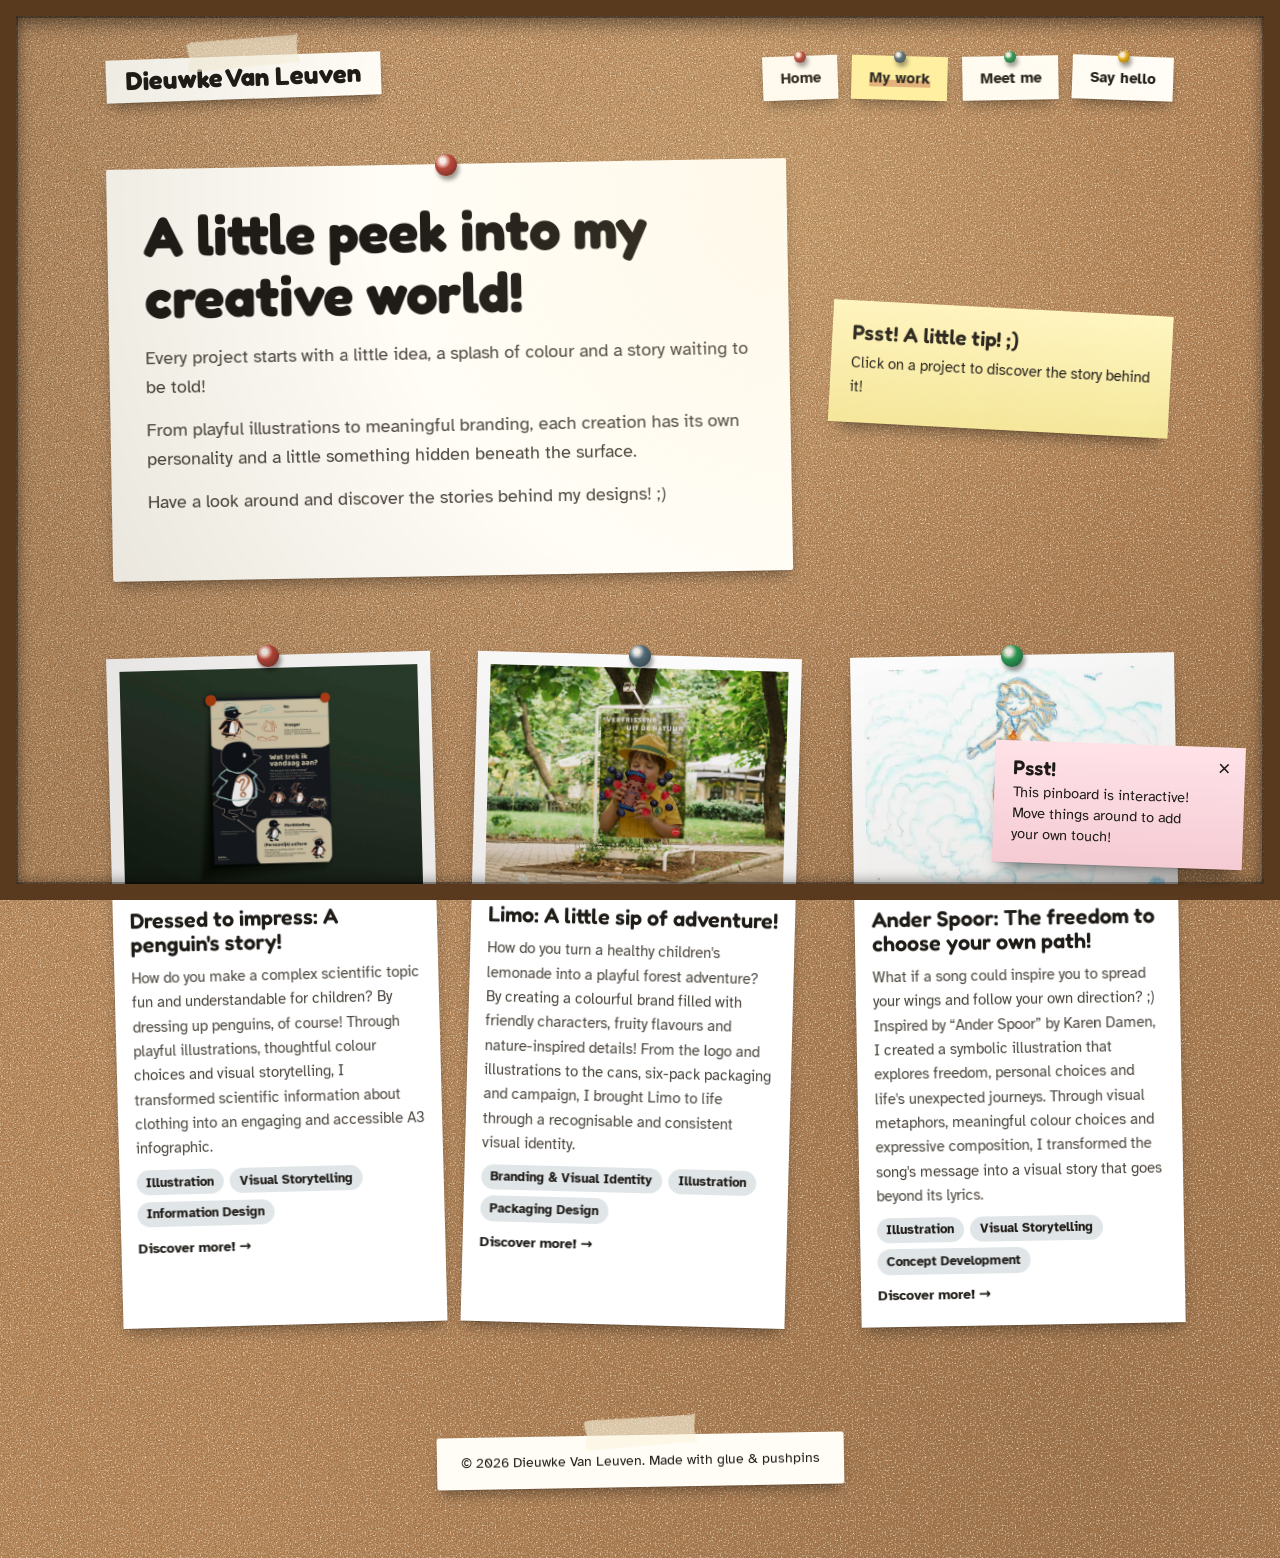
<file: projects.html>
<!DOCTYPE html>
<html lang="en">
<head>
  <meta charset="utf-8">
  <meta name="viewport" content="width=device-width, initial-scale=1">
  <title>My work | Dieuwke Van Leuven</title>
  <meta name="description" content="A little peek into the creative world of Dieuwke Van Leuven: illustration, branding and visual storytelling.">
  <link rel="preconnect" href="https://fonts.googleapis.com">
  <link rel="preconnect" href="https://fonts.gstatic.com" crossorigin>
  <link rel="stylesheet" href="https://fonts.googleapis.com/css2?family=Atkinson+Hyperlegible:ital,wght@0,400;0,700;1,400&family=Caveat:wght@500;700&family=Fredoka:wght@600;700&display=swap">
  <script>if(!matchMedia("(prefers-reduced-motion: reduce)").matches){document.documentElement.classList.add("anim");setTimeout(function(){if(!window.boardReady)document.documentElement.classList.remove("anim")},3000)}</script>
  <link rel="stylesheet" href="css/style.css">
</head>
<body>
  <a class="skip-link" href="#inhoud">Skip to content</a>

  <div class="wrap">
    <header class="site-header">
      <a class="logo taped" href="index.html">Dieuwke Van Leuven</a>
      <nav class="nav" aria-label="Main menu">
        <ul>
          <li><a href="index.html" style="--r:-2deg"><span>Home</span></a></li>
          <li><a href="projects.html" aria-current="page" class="pin-blue" style="--r:1.5deg"><span lang="en">My work</span></a></li>
          <li><a href="about.html" class="pin-green" style="--r:-1deg"><span lang="en">Meet me</span></a></li>
          <li><a href="contact.html" class="pin-yellow" style="--r:2deg"><span>Say hello</span></a></li>
        </ul>
      </nav>
    </header>

    <main id="inhoud">
      <section class="intro-row" aria-labelledby="page-title" lang="en">
        <div class="note pinned" style="--r:-1deg">
          <h1 id="page-title">A little peek into my creative world!</h1>
          <div class="lead">
            <p>Every project starts with a little idea, a splash of colour and a story waiting to be told!</p>
            <p>From playful illustrations to meaningful branding, each creation has its own personality and a little something hidden beneath the surface.</p>
            <p>Have a look around and discover the stories behind my designs! ;)</p>
          </div>
        </div>
        <div class="sticky" style="--r:3deg">
          <h3>Psst! A little tip! ;)</h3>
          <p>Click on a project to discover the story behind it!</p>
        </div>
      </section>

      <section aria-label="All projects" lang="en">
        <div class="grid grid--3">
          <article class="polaroid project pinned lift" style="--r:-1.5deg">
            <img src="img/dressed-to-impress.jpg" alt="A3 infographic 'Wat trek ik vandaag aan?' with Ping the penguin trying on different outfits" width="1500" height="1000">
            <div class="project__body">
              <h3><a href="dressed-to-impress.html">Dressed to impress: A penguin's story!</a></h3>
              <p>How do you make a complex scientific topic fun and understandable for children? By dressing up penguins, of course! Through playful illustrations, thoughtful colour choices and visual storytelling, I transformed scientific information about clothing into an engaging and accessible A3 infographic.</p>
              <ul class="tags" aria-label="Skills"><li>Illustration</li><li>Visual Storytelling</li><li>Information Design</li></ul>
              <span class="more" aria-hidden="true">Discover more! &rarr;</span>
            </div>
          </article>

          <article class="polaroid project pinned pin-blue lift" style="--r:1.5deg">
            <img src="img/limo.jpg" alt="Limo campaign poster in a park: a boy in a ranger outfit drinks from a Limo can with a hedgehog on it, surrounded by blueberries and raspberries" width="1400" height="934">
            <div class="project__body">
              <h3><a href="limo.html">Limo: A little sip of adventure!</a></h3>
              <p>How do you turn a healthy children's lemonade into a playful forest adventure? By creating a colourful brand filled with friendly characters, fruity flavours and nature-inspired details! From the logo and illustrations to the cans, six-pack packaging and campaign, I brought Limo to life through a recognisable and consistent visual identity.</p>
              <ul class="tags" aria-label="Skills"><li>Branding &amp; Visual Identity</li><li>Illustration</li><li>Packaging Design</li></ul>
              <span class="more" aria-hidden="true">Discover more! &rarr;</span>
            </div>
          </article>

          <article class="polaroid project pinned pin-green lift" style="--r:-1deg">
            <img src="img/ander-spoor.jpg" alt="Hand-drawn fan art: Karen Damen standing on the steam of an orange train, rising above blue trees" width="561" height="701" style="object-position:50% 30%">
            <div class="project__body">
              <h3><a href="ander-spoor.html">Ander Spoor: The freedom to choose your own path!</a></h3>
              <p>What if a song could inspire you to spread your wings and follow your own direction? ;) Inspired by “Ander Spoor” by Karen Damen, I created a symbolic illustration that explores freedom, personal choices and life's unexpected journeys. Through visual metaphors, meaningful colour choices and expressive composition, I transformed the song's message into a visual story that goes beyond its lyrics.</p>
              <ul class="tags" aria-label="Skills"><li>Illustration</li><li>Visual Storytelling</li><li>Concept Development</li></ul>
              <span class="more" aria-hidden="true">Discover more! &rarr;</span>
            </div>
          </article>
        </div>
      </section>
    </main>

    <footer class="site-footer">
      <p class="note taped" style="--r:-1deg" lang="en">&copy; <span data-year>2026</span> Dieuwke Van Leuven. Made with glue &amp; pushpins</p>
    </footer>
  </div>

  <script src="js/main.js"></script>
  <script src="js/board.js"></script>
</body>
</html>
</file>
<file: css/style.css>
/* ==========================================================================
   Prikbord: een kurken prikbord als achtergrond, inhoud als vastgeprikte items
   ========================================================================== */

:root {
  /* Kleuren */
  --cork: #b8875a;
  --wood: #5a3a1f;
  --paper: #fffdf6;
  --note-yellow: #fff1a1;
  --note-pink: #ffd3dc;
  --note-blue: #cfe6ff;
  --note-green: #d7f2c8;
  --ink: #1f1c18;
  --ink-soft: #4b453d;
  --line: #d3e1ee;
  --margin-line: #eea3a3;
  --focus: #0b3d91;

  /* Huisstijl */
  --brand-red: #b7473a;    /* 183, 71, 58 */
  --brand-orange: #d65a1f; /* 214, 90, 31 */
  --brand-blue: #536c78;   /* 83, 108, 120 */
  --brand-blue-dark: #435863;
  /* Accentkleur (punaises, touw, viltstift, markering). Andere optie: var(--brand-orange) */
  --accent: var(--brand-red);

  /* Typografie */
  --font-head: "Fredoka", "Atkinson Hyperlegible", system-ui, sans-serif;
  --font-body: "Atkinson Hyperlegible", system-ui, -apple-system, "Segoe UI", Roboto, sans-serif;
  --font-hand: "Caveat", "Segoe Print", "Bradley Hand", cursive; /* alleen handgeschreven details */

  /* Diepte */
  --shadow: 0 1px 1px rgba(0, 0, 0, 0.12), 0 8px 14px -4px rgba(0, 0, 0, 0.38);
  --shadow-lift: 0 2px 3px rgba(0, 0, 0, 0.14), 0 22px 30px -8px rgba(0, 0, 0, 0.45);

  /* Ritme */
  --gap: clamp(1.75rem, 4vw, 3rem);
  --frame: 16px;
  --tilt: 1; /* schaal voor alle rotaties, kleiner op mobiel */
  --ease-out: cubic-bezier(0.2, 0.8, 0.2, 1);
}

*,
*::before,
*::after {
  box-sizing: border-box;
}

html {
  -webkit-text-size-adjust: 100%;
}

body {
  margin: 0;
  min-height: 100vh;
  font-family: var(--font-body);
  font-size: 1rem;
  line-height: 1.6;
  color: var(--ink);
  background-color: var(--cork);
  /* Kurkstructuur: donkere en lichte korrels + licht/schaduw over het hele bord */
  background-image:
    url("data:image/svg+xml,%3Csvg xmlns='http://www.w3.org/2000/svg' width='260' height='260'%3E%3Cfilter id='d'%3E%3CfeTurbulence type='fractalNoise' baseFrequency='0.85' numOctaves='2' seed='3' stitchTiles='stitch'/%3E%3CfeColorMatrix values='0 0 0 0 0.27 0 0 0 0 0.15 0 0 0 0 0.06 2.4 0 0 0 -1.05'/%3E%3C/filter%3E%3Cfilter id='l'%3E%3CfeTurbulence type='fractalNoise' baseFrequency='0.6' numOctaves='2' seed='11' stitchTiles='stitch'/%3E%3CfeColorMatrix values='0 0 0 0 0.94 0 0 0 0 0.8 0 0 0 0 0.6 0 2.2 0 0 -1.1'/%3E%3C/filter%3E%3Crect width='100%25' height='100%25' filter='url(%23l)'/%3E%3Crect width='100%25' height='100%25' filter='url(%23d)'/%3E%3C/svg%3E"),
    radial-gradient(ellipse at 25% 15%, rgba(255, 236, 200, 0.18), transparent 60%),
    radial-gradient(ellipse at 85% 95%, rgba(60, 30, 10, 0.22), transparent 55%);
  background-size: 260px 260px, 100% 100%, 100% 100%;
  position: relative;
  overflow-x: clip;
}

/* Houten lijst rond het prikbord */
body::before {
  content: "";
  position: fixed;
  inset: 0;
  z-index: 1002;
  pointer-events: none;
  border: var(--frame) solid var(--wood);
  box-shadow:
    inset 0 0 0 2px rgba(0, 0, 0, 0.3),
    inset 0 8px 18px rgba(0, 0, 0, 0.45),
    inset 0 -4px 12px rgba(0, 0, 0, 0.25);
}

img {
  display: block;
  max-width: 100%;
  height: auto;
}

a {
  color: inherit;
}

:focus-visible {
  outline: 3px solid var(--focus);
  outline-offset: 3px;
}

[hidden] {
  display: none !important;
}

.visually-hidden {
  position: absolute !important;
  width: 1px;
  height: 1px;
  overflow: hidden;
  clip: rect(0 0 0 0);
  white-space: nowrap;
}

.skip-link {
  position: absolute;
  left: calc(var(--frame) + 1rem);
  top: -100px;
  z-index: 1005;
  padding: 0.6rem 1rem;
  background: var(--ink);
  color: #fff;
  font-weight: 700;
  text-decoration: none;
}

.skip-link:focus {
  top: calc(var(--frame) + 0.75rem);
}

/* ---------- Opbouw ---------- */

.wrap {
  max-width: 1180px;
  margin: 0 auto;
  padding: clamp(2.25rem, 5vw, 3.5rem) clamp(1.75rem, 5vw, 3.5rem);
}

main > * + *,
main > article > * + * {
  margin-top: clamp(3rem, 7vw, 5rem);
}

main > .back + * {
  margin-top: 2rem;
}

.grid {
  display: grid;
  gap: var(--gap);
}

.grid--3 {
  grid-template-columns: repeat(auto-fill, minmax(min(100%, 270px), 1fr));
}

.grid--2 {
  grid-template-columns: repeat(auto-fit, minmax(min(100%, 340px), 1fr));
  align-items: start;
}

/* ---------- Header & navigatie ---------- */

.site-header {
  display: flex;
  flex-wrap: wrap;
  align-items: center;
  justify-content: space-between;
  gap: 1.5rem 2rem;
  margin-bottom: clamp(2.5rem, 6vw, 4rem);
}

.logo {
  --r: -2deg;
  display: inline-block;
  padding: 0.35rem 1.25rem 0.4rem;
  font-family: var(--font-head);
  font-size: 1.6rem;
  font-weight: 700;
  line-height: 1.2;
  text-decoration: none;
  background: var(--paper);
  box-shadow: var(--shadow);
}

.nav ul {
  display: flex;
  flex-wrap: wrap;
  gap: 0.9rem;
  margin: 0;
  padding: 0;
  list-style: none;
}

.nav a {
  --pin-size: 12px;
  position: relative;
  display: block;
  padding: 0.65rem 1.1rem 0.55rem;
  font-size: 0.95rem;
  font-weight: 700;
  text-decoration: none;
  background: var(--paper);
  box-shadow: var(--shadow);
}

.nav a[aria-current="page"] {
  background: var(--note-yellow);
}

.nav a[aria-current="page"] span {
  background: linear-gradient(transparent 60%, color-mix(in srgb, var(--accent) 40%, transparent) 60%);
}

/* ---------- Punaises & plakband ---------- */

.pinned {
  position: relative;
}

.pinned::before,
.nav a::before {
  content: "";
  position: absolute;
  top: calc(var(--pin-size, 22px) / -2.2);
  left: calc(50% + var(--pin-x, 0px));
  z-index: 2;
  width: var(--pin-size, 22px);
  height: var(--pin-size, 22px);
  margin-left: calc(var(--pin-size, 22px) / -2);
  border-radius: 50%;
  background: radial-gradient(circle at 35% 30%, rgba(255, 255, 255, 0.85) 0 12%, var(--pin, var(--accent)) 38%, color-mix(in srgb, var(--pin, var(--accent)) 55%, #000) 100%);
  box-shadow: 2px 4px 4px rgba(0, 0, 0, 0.4);
}

.pin-blue { --pin: var(--brand-blue); }
.pin-green { --pin: #2e9b57; }
.pin-yellow { --pin: #e8b21c; }
.pin-black { --pin: #333; }

.taped {
  position: relative;
}

.taped::after {
  content: "";
  position: absolute;
  top: -15px;
  left: 50%;
  z-index: 2;
  width: 112px;
  height: 30px;
  margin-left: -56px;
  background: rgba(250, 244, 222, 0.62);
  box-shadow: 0 1px 2px rgba(0, 0, 0, 0.15);
  transform: rotate(-3deg);
  /* gekartelde uiteinden zoals afgescheurd plakband */
  clip-path: polygon(0 8%, 4% 0, 96% 4%, 100% 0, 98% 50%, 100% 100%, 95% 94%, 3% 100%, 0 92%, 2% 50%);
}

/* ---------- Items op het bord ---------- */

/* Alles wat op het bord hangt: schuin (--r), versleepbaar (--dx/--dy) */
.note,
.sticky,
.polaroid,
.index-card,
.biz-card,
.label,
.logo,
.nav a {
  position: relative;
  translate: var(--dx, 0px) var(--dy, 0px);
  transform: rotate(calc(var(--r, 0deg) * var(--tilt)));
}

/* Vastgeprikt of bovenaan gekleefd: zwaait rond de bovenrand */
.pinned,
.sticky,
.nav a {
  transform-origin: 50% 0;
}

.note,
.sticky,
.polaroid,
.index-card,
.biz-card {
  box-shadow: var(--shadow);
}

.note {
  padding: clamp(1.5rem, 3.5vw, 2.25rem);
  background: var(--paper);
  border-radius: 2px;
}

.note--yellow { background: var(--note-yellow); }
.note--pink { background: var(--note-pink); }
.note--blue { background: var(--note-blue); }
.note--green { background: var(--note-green); }

/* Gelinieerd papier: tekst valt op de lijnen (1.75rem ritme) */
.note--lined {
  --lh: 1.75rem;
  padding: var(--lh) clamp(1.25rem, 3vw, 2rem) var(--lh) 3.5rem;
  line-height: var(--lh);
  background:
    linear-gradient(90deg, transparent 2.4rem, var(--margin-line) 2.4rem, var(--margin-line) calc(2.4rem + 2px), transparent 0),
    repeating-linear-gradient(transparent 0 calc(var(--lh) - 1px), var(--line) calc(var(--lh) - 1px) var(--lh)),
    var(--paper);
  background-position: 0 0, 0 calc(var(--lh) - 0.35rem), 0 0;
}

.note--lined h1,
.note--lined h2 {
  margin: 0 0 var(--lh);
  line-height: calc(var(--lh) * 2);
}

.note--lined p {
  margin: 0 0 var(--lh);
}

.note--lined .hand {
  line-height: var(--lh);
}

.note--lined > :last-child {
  margin-bottom: 0;
}

.sticky {
  padding: 1.25rem 1.25rem 1.5rem;
  background-color: var(--note-yellow);
  background-image: linear-gradient(180deg, rgba(255, 255, 255, 0.35), rgba(0, 0, 0, 0.04));
  /* licht omkrullende onderrand */
  box-shadow: 0 1px 1px rgba(0, 0, 0, 0.1), 0 14px 14px -10px rgba(0, 0, 0, 0.45);
}

.sticky h3 {
  margin: 0 0 0.35rem;
  font-size: 1.3rem;
  line-height: 1.15;
}

.sticky p {
  margin: 0;
  font-size: 0.95rem;
}

.polaroid {
  margin: 0;
  padding: 0.8rem 0.8rem 0;
  background: #fff;
}

.polaroid img {
  width: 100%;
  aspect-ratio: 4 / 3;
  object-fit: cover;
  background: #e6e1d8;
}

.polaroid--portrait img {
  aspect-ratio: 4 / 5;
  object-position: 50% 30%;
}

/* Polaroid met een langer handgeschreven briefje eronder */
.polaroid--note figcaption {
  padding: 0.7rem 0.6rem 1rem;
  font-size: 1.4rem;
  line-height: 1.2;
}

.polaroid figcaption {
  padding: 0.55rem 0.25rem 0.9rem;
  font-family: var(--font-hand);
  font-size: 1.6rem;
  line-height: 1.2;
  text-align: center;
  color: var(--ink-soft);
}

.index-card {
  padding: 1.25rem 1.4rem 1.4rem;
  background:
    linear-gradient(transparent 2.9rem, var(--margin-line) 2.9rem, var(--margin-line) calc(2.9rem + 2px), transparent 0),
    #fff;
}

.index-card .year {
  display: block;
  margin-bottom: 1.1rem;
  font-family: var(--font-hand);
  font-size: 1.75rem;
  font-weight: 700;
  line-height: 1;
}

.index-card h3 {
  margin: 0 0 0.35rem;
  font-size: 1.15rem;
}

.index-card p {
  margin: 0;
  font-size: 0.95rem;
  color: var(--ink-soft);
}

/* Licht optillen bij hover, alleen voor items waar je op kan klikken */
@media (hover: hover) and (pointer: fine) {
  .lift {
    transition: transform 0.22s var(--ease-out), box-shadow 0.22s var(--ease-out);
  }

  .lift:hover,
  .lift:focus-within {
    z-index: 3;
    translate: var(--dx, 0px) calc(var(--dy, 0px) - 5px);
    transform: rotate(0deg);
    box-shadow: var(--shadow-lift);
  }
}

/* ---------- Typografie ---------- */

/* Hoofdtitels: Fredoka Bold. Subtitels: Fredoka SemiBold. */
h1,
h2,
h3 {
  font-family: var(--font-head);
  line-height: 1.1;
}

h1,
h2 {
  font-weight: 700;
}

h3 {
  font-weight: 600;
}

h1 {
  margin: 0 0 1rem;
  font-size: clamp(2.25rem, 5.5vw, 3.5rem);
}

h2 {
  margin: 0 0 0.75rem;
  font-size: clamp(1.6rem, 3.5vw, 2.1rem);
}

.lead {
  max-width: 52ch;
  margin: 0 0 1.75rem;
  font-size: 1.125rem;
  color: var(--ink-soft);
}

.lead p {
  margin: 0 0 0.9rem;
}

.lead p:last-child {
  margin-bottom: 0;
}

.lead strong {
  color: var(--ink);
}

.hand {
  font-family: var(--font-hand);
  font-size: 1.5rem;
  line-height: 1.25;
}

/* Sectietitel: handgeschreven strook papier met plakband */
.label {
  --r: -1.5deg;
  display: inline-block;
  margin: 0 0 var(--gap);
  padding: 0.35rem 1.4rem 0.2rem;
  background: var(--paper);
  box-shadow: var(--shadow);
}

.section-head {
  display: flex;
  flex-wrap: wrap;
  align-items: baseline;
  justify-content: space-between;
  gap: 0 1.5rem;
}

/* ---------- Knoppen & labels ---------- */

.actions {
  display: flex;
  flex-wrap: wrap;
  gap: 0.75rem;
}

.btn {
  display: inline-flex;
  align-items: center;
  gap: 0.5rem;
  padding: 0.8rem 1.3rem;
  font: 700 1rem/1 var(--font-body);
  color: #fff;
  text-decoration: none;
  background: var(--brand-blue);
  border: 2px solid var(--brand-blue);
  border-radius: 4px;
  cursor: pointer;
  transition: background-color 0.15s ease, transform 0.12s ease;
}

.btn:hover {
  background: var(--brand-blue-dark);
  border-color: var(--brand-blue-dark);
}

.btn:active {
  transform: scale(0.97);
}

.btn--ghost {
  color: var(--brand-blue-dark);
  background: transparent;
}

.btn--ghost:hover {
  background: color-mix(in srgb, var(--brand-blue) 12%, transparent);
}

.btn--paper {
  color: var(--ink);
  background: var(--paper);
  border-color: var(--paper);
  box-shadow: var(--shadow);
}

.btn--paper:hover {
  background: #fff;
}

.tags {
  display: flex;
  flex-wrap: wrap;
  gap: 0.4rem;
  margin: 0;
  padding: 0;
  list-style: none;
}

.tags li {
  padding: 0.15rem 0.6rem;
  font-size: 0.8rem;
  font-weight: 700;
  background: color-mix(in srgb, var(--brand-blue) 18%, #fff);
  border-radius: 999px;
}

/* ---------- Home ---------- */

.hero {
  display: grid;
  grid-template-columns: minmax(0, 1.5fr) minmax(0, 1fr);
  gap: var(--gap);
  align-items: center;
}

.hero .polaroid {
  max-width: 380px;
  justify-self: center;
}

.now {
  max-width: 440px;
}

.now ul {
  margin: 0.5rem 0 0;
  padding-left: 1.2rem;
}

.now li + li {
  margin-top: 0.3rem;
}

.quote {
  max-width: 640px;
  margin-inline: auto;
  text-align: center;
}

.quote blockquote {
  margin: 0;
  font-family: var(--font-hand);
  font-size: clamp(1.75rem, 4vw, 2.4rem);
  line-height: 1.2;
}

.quote .cite-link {
  display: inline-block;
  margin-top: 0.9rem;
  font-weight: 700;
  color: var(--brand-blue-dark);
}

.quote cite {
  display: block;
  margin-top: 0.75rem;
  font-size: 0.95rem;
  font-style: normal;
  color: var(--ink-soft);
}

/* ---------- Projecten ---------- */

.project {
  display: flex;
  flex-direction: column;
}

.project__body {
  display: grid;
  gap: 0.6rem;
  padding: 0.9rem 0.25rem 1.2rem;
}

.project h3 {
  margin: 0;
  font-size: 1.35rem;
}

.project h3 a {
  text-decoration: none;
}

/* hele kaart klikbaar */
.project h3 a::after {
  content: "";
  position: absolute;
  inset: 0;
  z-index: 1;
}

.project p {
  margin: 0;
  font-size: 0.95rem;
  color: var(--ink-soft);
}

.project .more {
  font-size: 0.9rem;
  font-weight: 700;
}

.intro-row {
  display: grid;
  grid-template-columns: minmax(0, 2fr) minmax(0, 1fr);
  gap: var(--gap);
  align-items: center;
}

/* ---------- Projectdetail ---------- */

.back {
  padding: 0.6rem 1rem;
  font-size: 0.95rem;
}

.project-hero {
  display: grid;
  grid-template-columns: minmax(0, 1.3fr) minmax(0, 1fr);
  gap: var(--gap);
  align-items: start;
}

.project-hero__info {
  display: grid;
  gap: var(--gap);
}

.facts dl {
  display: grid;
  grid-template-columns: auto 1fr;
  gap: 0.35rem 1rem;
  margin: 0;
}

.facts dt {
  font-weight: 700;
}

.facts dd {
  margin: 0;
  color: var(--ink-soft);
}

.project-story {
  display: grid;
  grid-template-columns: minmax(0, 2fr) minmax(0, 1fr);
  gap: var(--gap);
  align-items: center;
}

.pager {
  display: flex;
  flex-wrap: wrap;
  justify-content: space-between;
  gap: 1rem;
}

/* ---------- Case-pagina's (dressed-to-impress.html, limo.html, ander-spoor.html) ---------- */

/* Lange projecttitels iets kleiner dan een gewone h1 */
.project-hero h1 {
  font-size: clamp(2rem, 4vw, 2.75rem);
}

/* Tekstbriefje naast beeld; --flip zet het beeld links */
.case-section {
  display: grid;
  grid-template-columns: minmax(0, 1.15fr) minmax(0, 1fr);
  gap: var(--gap);
  align-items: center;
}

.case-section--flip > :first-child {
  order: 2;
}

/* Alleen tekst: één briefje, gecentreerd */
.case-text {
  max-width: 760px;
  margin-inline: auto;
}

.case-section :is(.note, .sticky) p,
.case-text p {
  margin: 0 0 0.9rem;
  font-size: 1rem;
}

.case-section :is(.note, .sticky) > :last-child,
.case-text > :last-child {
  margin-bottom: 0;
}

.case-section .sticky h2 {
  margin-bottom: 0.9rem;
}

.case-section :is(.note, .sticky) ul,
.case-text ul {
  margin: 0 0 0.9rem;
  padding-left: 1.2rem;
}

.case-section .note li + li,
.case-text li + li {
  margin-top: 0.35rem;
}

/* Ondertitel onder een sectietitel */
.kicker {
  margin: -0.35rem 0 1rem;
  font-family: var(--font-head);
  font-size: 1.2rem;
  font-weight: 600;
  line-height: 1.3;
  color: var(--brand-blue-dark);
}

.case-media {
  display: grid;
  gap: var(--gap);
  justify-items: center;
}

.media-pair {
  display: grid;
  grid-template-columns: repeat(2, minmax(0, 1fr));
  gap: 1.25rem;
  align-items: start;
  width: 100%;
}

/* Kunstwerk niet bijsnijden: foto op zijn eigen verhouding */
.polaroid--natural img {
  aspect-ratio: auto;
  object-fit: contain;
  background: #fff;
}

.polaroid--natural {
  width: 100%;
}

.polaroid--small {
  max-width: 340px;
}

/* Video in een polaroid: laadt pas bij het afspelen, toont tot dan een stilstaand beeld */
.polaroid video {
  display: block;
  width: 100%;
  height: auto;
  background: #000;
}

.polaroid--video-portrait {
  width: 100%;
  max-width: 320px;
  justify-self: center;
}

.draggable video {
  cursor: auto;
}

/* Kleurstalen op een kaartje */
.palette {
  width: 100%;
  max-width: 460px;
  padding: 1.25rem 1.4rem 1.4rem;
  background: #fff;
}

.palette h3 {
  margin: 0 0 1rem;
  font-size: 1.1rem;
}

.palette ul {
  display: grid;
  grid-template-columns: repeat(auto-fill, minmax(84px, 1fr));
  gap: 1rem 0.75rem;
  margin: 0;
  padding: 0;
  list-style: none;
}

.palette li {
  display: grid;
  gap: 0.35rem;
  font-size: 0.85rem;
  line-height: 1.25;
}

.palette .chip {
  display: block;
  aspect-ratio: 1;
  border-radius: 4px;
  background: var(--c);
  box-shadow: inset 0 0 0 1px rgba(0, 0, 0, 0.18);
}

.palette code {
  font-family: inherit;
  color: var(--ink-soft);
}

/* Lettertypes tonen in hun eigen letter */
.type-specimen {
  width: 100%;
  max-width: 460px;
  padding: 1.25rem 1.4rem 1.4rem;
  background: #fff;
}

.type-specimen h3 {
  margin: 0 0 0.75rem;
  font-size: 1.1rem;
}

.type-specimen dl {
  display: grid;
  gap: 0.9rem;
  margin: 0;
}

.type-specimen dt {
  font-size: 2rem;
  line-height: 1.1;
}

.type-specimen dd {
  margin: 0.15rem 0 0;
  font-size: 0.9rem;
  color: var(--ink-soft);
}

.gallery {
  align-items: start;
}

@media (max-width: 860px) {
  .case-section {
    grid-template-columns: 1fr;
  }

  .case-section--flip > :first-child {
    order: 0;
  }
}

/* ---------- Over mij ---------- */

.about {
  display: grid;
  grid-template-columns: minmax(0, 1fr) minmax(0, 1.6fr);
  gap: var(--gap);
  align-items: start;
}

.skills {
  align-items: stretch;
}

.skills .sticky {
  padding: 1.5rem 1.6rem 1.75rem;
}

.skills .sticky p {
  font-size: 1rem;
}

.skills .sticky p + p {
  margin-top: 0.7rem;
}

/* Afsluiter met knop naar contact */
.cta {
  max-width: 680px;
  margin-inline: auto;
  text-align: left;
}

.cta p {
  margin: 0 0 0.9rem;
}

.cta .btn {
  margin-top: 0.75rem;
}

/* ---------- Contact ---------- */

.contact {
  display: grid;
  grid-template-columns: minmax(0, 1.5fr) minmax(0, 1fr);
  gap: var(--gap);
  align-items: start;
}

.contact aside {
  display: grid;
  gap: var(--gap);
}

.field {
  display: grid;
  gap: 0.35rem;
  margin-bottom: 1.1rem;
}

.field label {
  font-weight: 700;
  font-size: 0.95rem;
  line-height: 1.4;
}

.field .hint {
  font-weight: 400;
  color: var(--ink-soft);
}

.field input,
.field select,
.field textarea {
  width: 100%;
  padding: 0.75rem 0.9rem;
  font: inherit;
  line-height: 1.4;
  color: var(--ink);
  background: #fff;
  border: 2px solid #b9b1a4;
  border-radius: 4px;
  transition: border-color 0.15s ease;
}

.field textarea {
  min-height: 9rem;
  resize: vertical;
}

.field input:hover,
.field select:hover,
.field textarea:hover {
  border-color: #8f877a;
}

.field input:focus-visible,
.field select:focus-visible,
.field textarea:focus-visible {
  border-color: var(--ink);
  outline-offset: 1px;
}

.form-status {
  min-height: 1.6em;
  margin: 1rem 0 0;
  font-weight: 700;
}

.biz-card {
  padding: 1.5rem 1.5rem 1.5rem 1.75rem;
  background: #fff;
  border-left: 8px solid var(--accent);
}

.biz-card h2 {
  margin-bottom: 0.25rem;
}

.biz-card dl {
  margin: 1rem 0 0;
}

.biz-card dt {
  font-weight: 700;
}

.biz-card dd {
  margin: 0 0 0.6rem;
  overflow-wrap: anywhere;
}

.biz-card dd:last-child {
  margin-bottom: 0;
}

/* ---------- Footer ---------- */

.site-footer {
  margin-top: clamp(4rem, 8vw, 6rem);
  text-align: center;
}

.site-footer .note {
  display: inline-block;
  padding: 0.9rem 1.5rem;
  font-size: 0.9rem;
}

/* ==========================================================================
   Prikbord-magie (js/board.js). Alles onder .anim valt weg bij reduced motion.
   ========================================================================== */

/* ---------- Binnenkomst: items vallen op het bord ---------- */

.anim :is(.note, .sticky, .polaroid, .index-card, .biz-card, .label, .logo, .nav a):not(.landed) {
  opacity: 0;
}

@keyframes pin-pop {
  0% { opacity: 0; transform: translateY(-16px) scale(1.9); }
  60% { opacity: 1; transform: translateY(0) scale(0.82); }
  100% { opacity: 1; transform: none; }
}

@keyframes tape-on {
  from { opacity: 0; transform: rotate(-3deg) scaleX(0.15); }
  to { opacity: 1; transform: rotate(-3deg) scaleX(1); }
}

.anim .landed.pinned::before,
.anim .nav a.landed::before {
  animation: pin-pop 0.42s cubic-bezier(0.3, 1.4, 0.5, 1) calc(var(--land-delay, 0ms) + 400ms) both;
}

.anim .landed.taped::after {
  transform-origin: 0 50%;
  animation: tape-on 0.35s cubic-bezier(0.2, 0.8, 0.2, 1) calc(var(--land-delay, 0ms) + 420ms) both;
}

/* ---------- Polaroids ontwikkelen ---------- */

.anim .polaroid img {
  filter: sepia(0.9) brightness(0.16) contrast(0.7) blur(2px);
  transition: filter 2.8s cubic-bezier(0.3, 0, 0.2, 1);
}

.anim .polaroid.developed img {
  filter: none;
}

/* ---------- Viltstift rond je naam ---------- */

.scribble {
  position: relative;
  white-space: nowrap;
}

.scribble svg {
  position: absolute;
  left: -7%;
  top: -12%;
  z-index: -1;
  width: 114%;
  height: 130%;
  overflow: visible;
  pointer-events: none;
}

.scribble path {
  fill: none;
  stroke: var(--accent);
  stroke-width: 4;
  stroke-linecap: round;
}

.anim .scribble path {
  stroke-dasharray: 1;
  stroke-dashoffset: 1;
}

.anim .landed .scribble path {
  animation: draw 1.1s cubic-bezier(0.6, 0, 0.3, 1) calc(var(--land-delay, 0ms) + 700ms) forwards;
}

@keyframes draw {
  to { stroke-dashoffset: 0; }
}

/* ---------- Slepen ---------- */

.draggable {
  cursor: grab;
}

.draggable :is(a, button, input, textarea, select, label) {
  cursor: auto;
}

.draggable :is(a, button) {
  cursor: pointer;
}

.dragging {
  scale: 1.05;
  box-shadow: 0 2px 3px rgba(0, 0, 0, 0.14), 0 34px 40px -10px rgba(0, 0, 0, 0.5);
  transition: scale 0.18s var(--ease-out), box-shadow 0.18s var(--ease-out);
}

.is-dragging,
.is-dragging * {
  cursor: grabbing !important;
  user-select: none;
}

.returning {
  transition: translate 0.7s var(--ease-out);
}

/* ---------- Rood touw ---------- */

.yarn {
  position: absolute;
  top: 0;
  left: 0;
  z-index: 1000;
  width: 100%;
  overflow: visible;
  pointer-events: none;
  opacity: 0;
}

.yarn.is-ready {
  opacity: 1;
}

.yarn .is-waiting {
  visibility: hidden;
}

/* Items staan onder elkaar: dit stuk touw (en zijn losse punaisekop) niet tonen */
.yarn .is-off {
  display: none;
}

.yarn .strand {
  fill: none;
  stroke: var(--accent);
  stroke-width: 2.6;
  stroke-linecap: round;
  filter: drop-shadow(1px 5px 2px rgba(0, 0, 0, 0.35));
}

.yarn .twist {
  fill: none;
  stroke: rgba(255, 170, 160, 0.6);
  stroke-width: 1.1;
  stroke-dasharray: 2 4;
  transition: opacity 0.4s ease;
}

.yarn .head {
  filter: drop-shadow(2px 4px 2px rgba(0, 0, 0, 0.4));
}

.pin-anchor {
  position: absolute;
  top: 1px;
  left: calc(50% + var(--pin-x, 0px));
  width: 0;
  height: 0;
  pointer-events: none;
}

/* ---------- Lamp die je muis volgt ---------- */

.lamp {
  position: fixed;
  inset: 0;
  z-index: 1001;
  pointer-events: none;
  background: radial-gradient(820px circle at var(--mx, 62%) var(--my, 22%), rgba(255, 224, 160, 0.15), rgba(255, 224, 160, 0) 50%, rgba(30, 14, 0, 0.1) 100%);
}

/* ---------- Tip & opruimen ---------- */

.board-tools {
  position: fixed;
  right: calc(var(--frame) + 18px);
  bottom: calc(var(--frame) + 18px);
  z-index: 1003;
  display: grid;
  justify-items: end;
  gap: 0.75rem;
}

.hint {
  position: relative;
  width: 250px;
  padding: 1rem 2.4rem 1.15rem 1.15rem;
  background: var(--note-pink);
  background-image: linear-gradient(180deg, rgba(255, 255, 255, 0.35), rgba(0, 0, 0, 0.04));
  box-shadow: 0 1px 1px rgba(0, 0, 0, 0.1), 0 16px 18px -10px rgba(0, 0, 0, 0.5);
  rotate: 2deg;
  transform-origin: 50% 0;
}

.hint h3 {
  margin: 0;
  font-size: 1.25rem;
}

.hint p {
  margin: 0.2rem 0 0;
  font-size: 0.9rem;
  line-height: 1.45;
}

.hint__close {
  position: absolute;
  top: 0.3rem;
  right: 0.3rem;
  display: grid;
  place-items: center;
  width: 32px;
  height: 32px;
  padding: 0;
  font-size: 1.35rem;
  line-height: 1;
  color: var(--ink);
  background: transparent;
  border: 0;
  border-radius: 50%;
  cursor: pointer;
}

.hint__close:hover {
  background: rgba(0, 0, 0, 0.08);
}

.btn--small {
  padding: 0.6rem 0.95rem;
  font-size: 0.9rem;
}

/* ---------- Papiersnippers ---------- */

.confetti {
  position: fixed;
  inset: 0;
  z-index: 1004;
  pointer-events: none;
  overflow: hidden;
}

.confetti i {
  position: absolute;
  top: 0;
  left: 0;
  border-radius: 1px;
  box-shadow: 0 1px 2px rgba(0, 0, 0, 0.25);
}

.confetti i.pin-bit {
  border-radius: 50%;
}

/* ---------- Contact: bedankt ---------- */

.thanks:focus {
  outline: none;
}

.thanks .hand {
  margin: 0 0 1.5rem;
}

/* ---------- Koffievlek ---------- */

.sticky.coffee {
  background-image:
    radial-gradient(circle at 80% 76%, transparent 0 24px, rgba(110, 60, 20, 0.3) 25px, rgba(110, 60, 20, 0.12) 28px, transparent 30px),
    radial-gradient(circle at 74% 70%, rgba(110, 60, 20, 0.07) 0 27px, transparent 28px),
    linear-gradient(180deg, rgba(255, 255, 255, 0.35), rgba(0, 0, 0, 0.04));
}

/* ---------- Responsief ---------- */

@media (max-width: 860px) {
  .hero,
  .about,
  .contact,
  .intro-row,
  .project-hero,
  .project-story {
    grid-template-columns: 1fr;
  }

  .hero .polaroid,
  .about .polaroid {
    max-width: 320px;
    justify-self: center;
  }
}

@media (max-width: 600px) {
  :root {
    --frame: 9px;
    --tilt: 0.5;
  }

  .site-header {
    justify-content: center;
  }

  .nav ul {
    justify-content: center;
  }
}

@media (prefers-reduced-motion: reduce) {
  *,
  *::before,
  *::after {
    transition: none !important;
  }
}

@media print {
  body { background: #fff; }
  body::before { display: none; }
  .note, .sticky, .polaroid, .index-card, .biz-card { transform: none; translate: none; box-shadow: none; border: 1px solid #ccc; }
  .yarn, .lamp, .board-tools, .confetti { display: none; }
}
</file>
